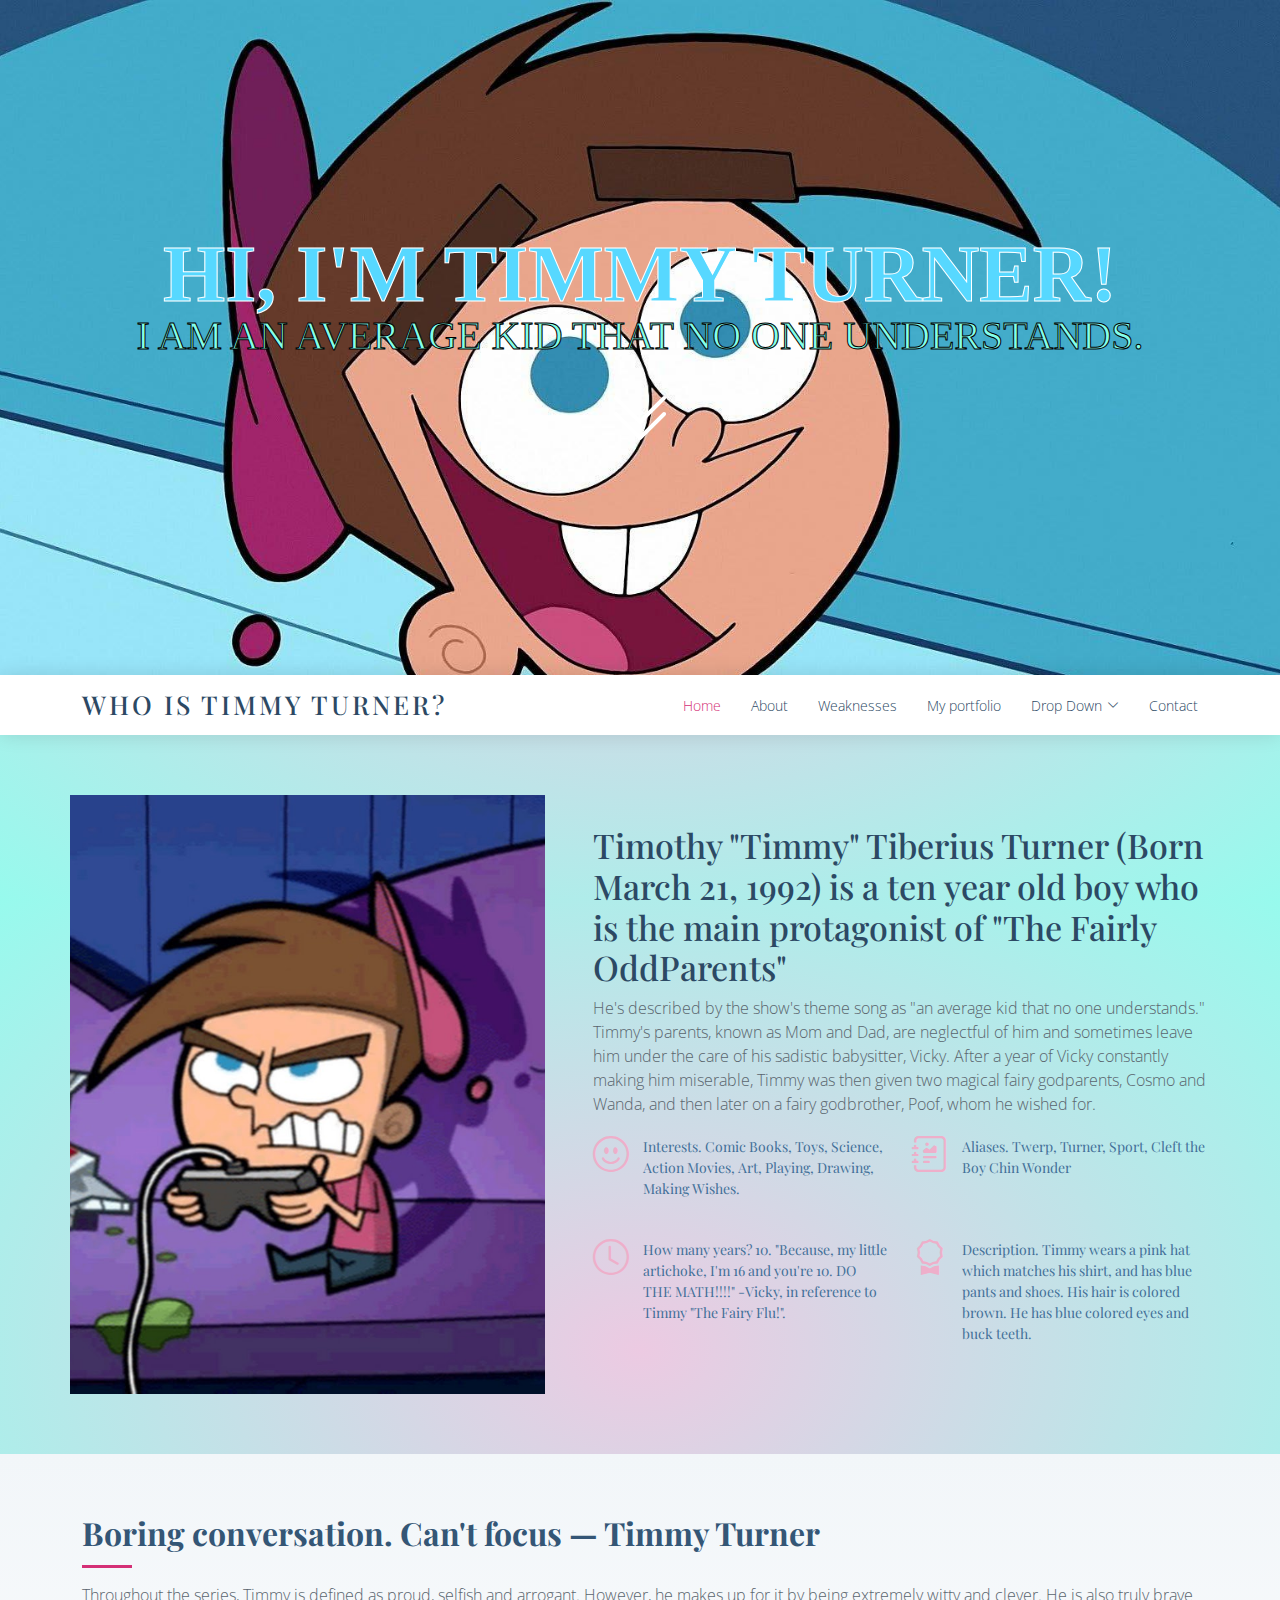
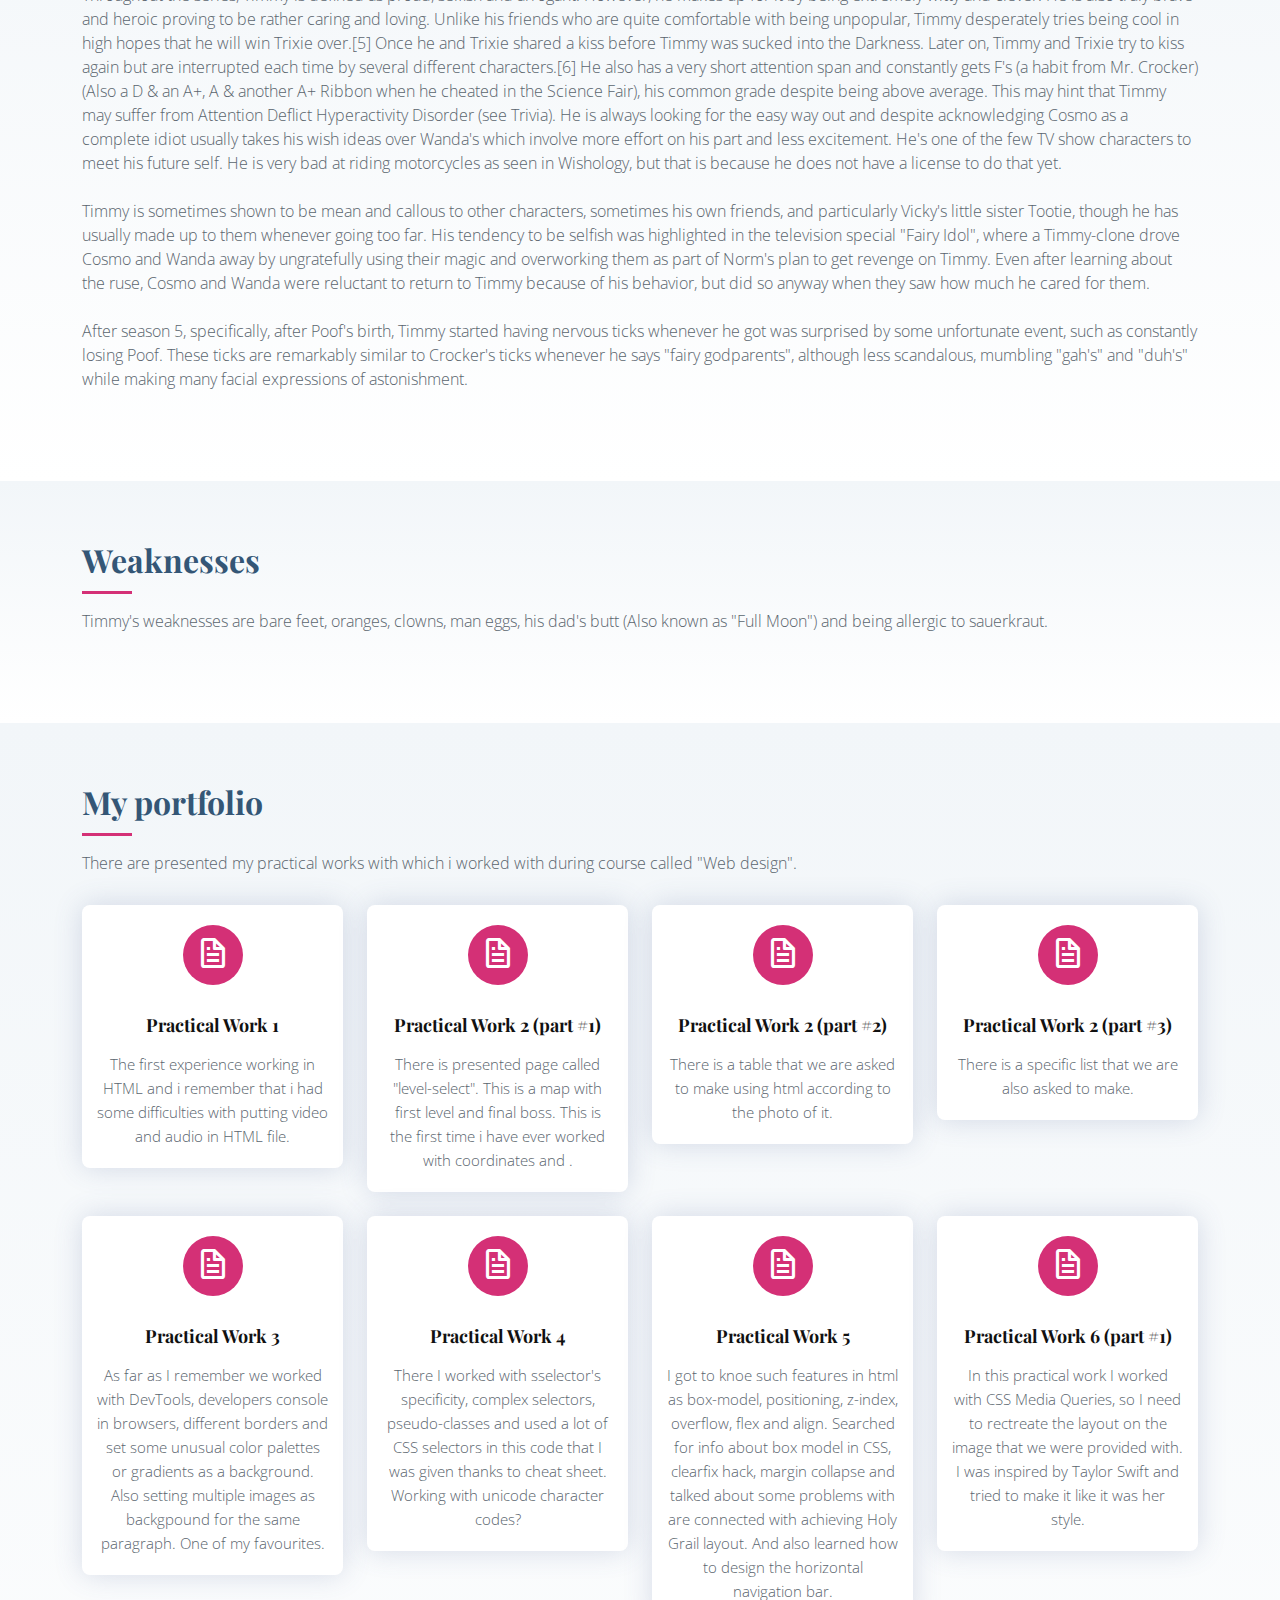
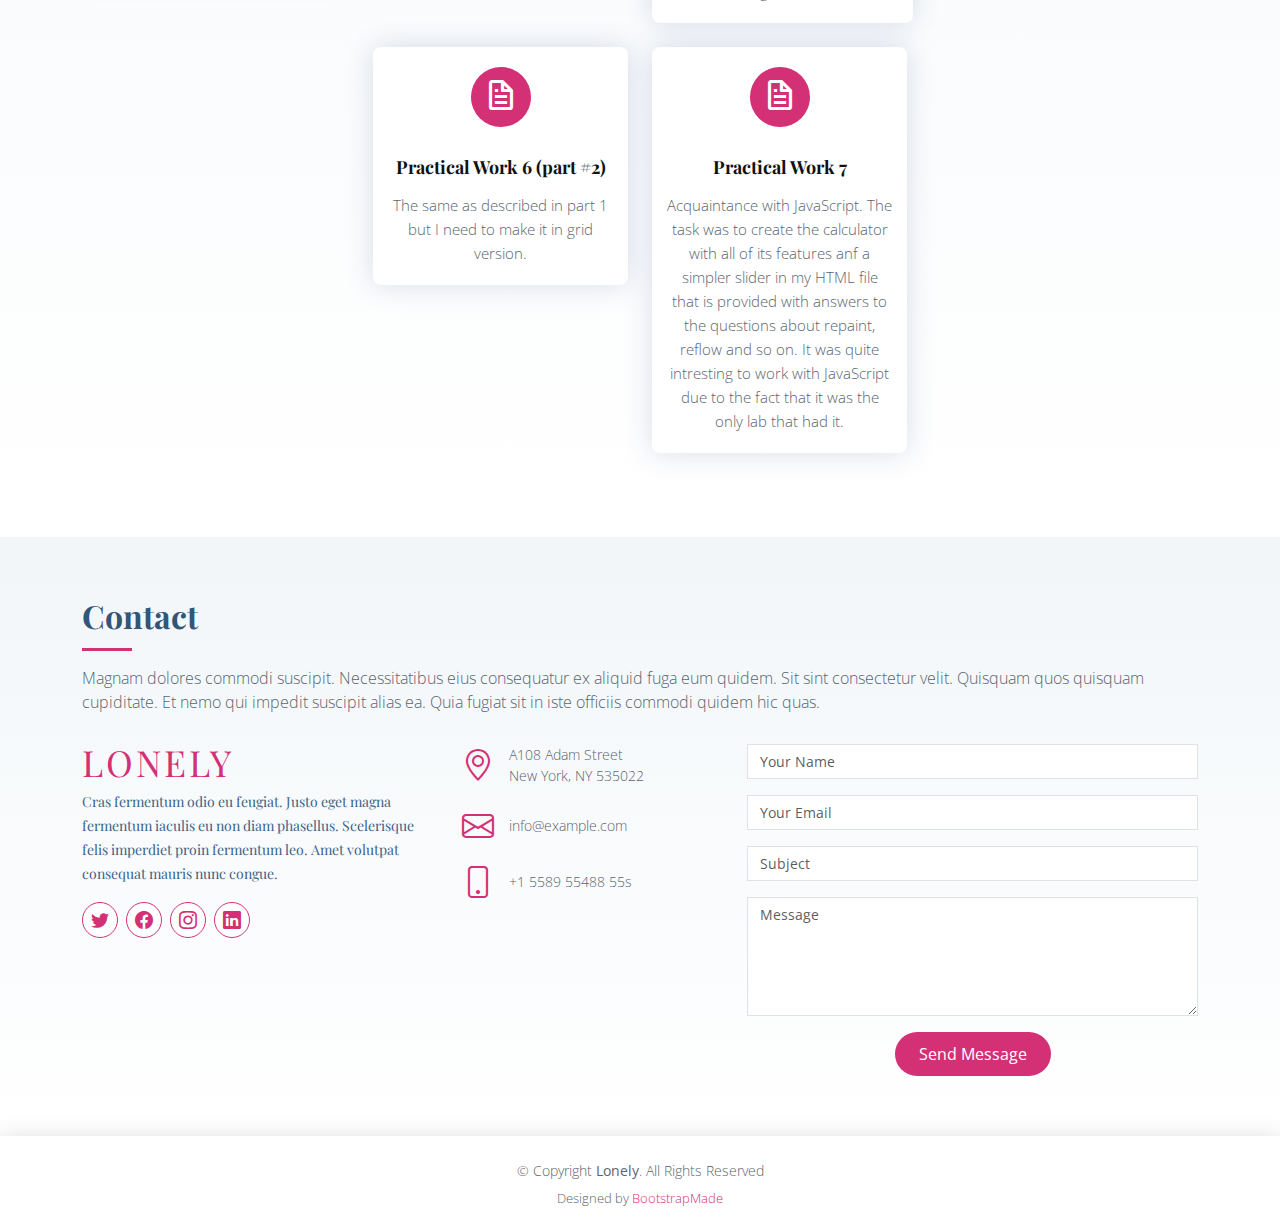
<file: index.html>
<!DOCTYPE html>
<html lang="en">
<head>
  <meta charset="utf-8">
  <meta content="width=device-width, initial-scale=1.0" name="viewport">

  <title>Kozlouski Konstantin 353 group</title>
  <meta content="" name="description">
  <meta content="" name="keywords">

  <!-- Favicons -->
  <link href="assets/img/favicon.png" rel="icon">
  <link href="assets/img/apple-touch-icon.png" rel="apple-touch-icon">

  <!-- Google Fonts -->
  <link href="https://fonts.googleapis.com/css?family=Open+Sans:300,300i,400,400i,600,600i,700,700i|Poppins:300,300i,400,400i,500,500i,600,600i,700,700i|Playfair+Display:400,400i,500,500i,600,600i,700,700i&subset=cyrillic" rel="stylesheet">

  <!-- Vendor CSS Files -->
  <link href="assets/vendor/bootstrap/css/bootstrap.min.css" rel="stylesheet">
  <link href="assets/vendor/bootstrap-icons/bootstrap-icons.css" rel="stylesheet">
  <link href="assets/vendor/boxicons/css/boxicons.min.css" rel="stylesheet">
  <link href="assets/vendor/glightbox/css/glightbox.min.css" rel="stylesheet">
  <link href="assets/vendor/swiper/swiper-bundle.min.css" rel="stylesheet">

  <!-- Template Main CSS File -->
  <link href="assets/css/style.css" rel="stylesheet">

  <!-- =======================================================
  * Template Name: Lonely
  * Template URL: https://bootstrapmade.com/free-html-bootstrap-template-lonely/
  * Updated: Mar 17 2024 with Bootstrap v5.3.3
  * Author: BootstrapMade.com
  * License: https://bootstrapmade.com/license/
  ======================================================== -->
</head>

<body>

  <!-- ======= Hero Section ======= -->
  <section id="hero" class="d-flex flex-column align-items-center justify-content-center">
    <h1>Hi, I'm Timmy Turner!</h1>
    <h2>I am an average kid that no one understands.</h2>
    <a href="#about" class="btn-get-started scrollto"><i class="bi bi-chevron-double-down"></i></a>
  </section><!-- End Hero -->

  <!-- ======= Header ======= -->
  <header id="header" class="d-flex align-items-center">
    <div class="container d-flex align-items-center justify-content-between">

      <div class="logo">
        <h1><a href="index.html">Who is Timmy Turner?</a></h1>
        <!-- Uncomment below if you prefer to use an image logo -->
        <!-- <a href="index.html"><img src="assets/img/logo.png" alt="" class="img-fluid"></a>-->
      </div>

      <nav id="navbar" class="navbar">
        <ul>
          <li><a class="nav-link scrollto active" href="#hero">Home</a></li>
          <li><a class="nav-link scrollto" href="#about">About</a></li>
          <li><a class="nav-link scrollto" href="#resume">Weaknesses</a></li>
          <li><a class="nav-link scrollto" href="#myportfolio">My portfolio</a></li>
          <li class="dropdown"><a href="#"><span>Drop Down</span> <i class="bi bi-chevron-down"></i></a>
            <ul>
              <li><a href="#">Drop Down 1</a></li>
              <li class="dropdown"><a href="#"><span>Deep Drop Down</span> <i class="bi bi-chevron-right"></i></a>
                <ul>
                  <li><a href="#">Deep Drop Down 1</a></li>
                  <li><a href="#">Deep Drop Down 2</a></li>
                  <li><a href="#">Deep Drop Down 3</a></li>
                  <li><a href="#">Deep Drop Down 4</a></li>
                  <li><a href="#">Deep Drop Down 5</a></li>
                </ul>
              </li>
              <li><a href="#">Drop Down 2</a></li>
              <li><a href="#">Drop Down 3</a></li>
              <li><a href="#">Drop Down 4</a></li>
            </ul>
          </li>
          <li><a class="nav-link scrollto" href="#contact">Contact</a></li>
        </ul>
        <i class="bi bi-list mobile-nav-toggle"></i>
      </nav><!-- .navbar -->

    </div>
  </header><!-- End Header -->

  <main id="main">

    <!-- ======= About Section ======= -->
    <section id="about" class="about">
      <div class="container">
        <div class="row no-gutters">
          <div class="image col-xl-5 d-flex align-items-stretch justify-content-center justify-content-lg-start"></div>
          <div class="col-xl-7 ps-0 ps-lg-5 pe-lg-1 d-flex align-items-stretch">
            <div class="content d-flex flex-column justify-content-center">
              <h3>Timothy "Timmy" Tiberius Turner (Born March 21, 1992) is a ten year old boy who is the main protagonist of "The Fairly OddParents"</h3>
              <p>
                He's described by the show's theme song as "an average kid that no one understands." Timmy's parents, known as Mom and Dad, are neglectful of him and sometimes leave him under the care of his sadistic babysitter, Vicky. After a year of Vicky constantly making him miserable, Timmy was then given two magical fairy godparents, Cosmo and Wanda, and then later on a fairy godbrother, Poof, whom he wished for.
              </p>
              <div class="row">
                <div class="col-md-6 d-md-flex align-items-md-stretch">
                  <div class="count-box">
                    <i class="bi bi-emoji-smile"></i>
                    <p><strong>Interests.</strong> Comic Books, Toys, Science, Action Movies, Art, Playing, Drawing, Making Wishes.</p>
                  </div>
                </div>

                <div class="col-md-6 d-md-flex align-items-md-stretch">
                  <div class="count-box">
                    <i class="bi bi-journal-richtext"></i>
                    <p><strong>Aliases.</strong> Twerp, Turner, Sport, Cleft the Boy Chin Wonder</p>
                  </div>
                </div>

                <div class="col-md-6 d-md-flex align-items-md-stretch">
                  <div class="count-box">
                    <i class="bi bi-clock"></i>
                    <p><strong>How many years?</strong> 10. "Because, my little artichoke, I'm 16 and you're 10. DO THE MATH!!!!" -Vicky, in reference to Timmy "The Fairy Flu!".</p>
                  </div>
                </div>

                <div class="col-md-6 d-md-flex align-items-md-stretch">
                  <div class="count-box">
                    <i class="bi bi-award"></i>
                    <p><strong>Description.</strong> Timmy wears a pink hat which matches his shirt, and has blue pants and shoes. His hair is colored brown. He has blue colored eyes and buck teeth.</p>
                  </div>
                </div>
              </div>
            </div><!-- End .content-->
          </div>
        </div>
  <div class='light x1'></div>
  <div class='light x2'></div>
  <div class='light x3'></div>
  <div class='light x4'></div>
  <div class='light x5'></div>
  <div class='light x6'></div>
  <div class='light x7'></div>
  <div class='light x8'></div>
  <div class='light x9'></div>
      </div>
    </section><!-- End About Section -->

    <!-- ======= Skills Section ======= -->
    <section id="skills" class="skills section-bg">
      <div class="container">

        <div class="section-title">
          <h2>Boring conversation. Can't focus — Timmy Turner</h2>
          <p>Throughout the series, Timmy is defined as proud, selfish and arrogant. However, he makes up for it by being extremely witty and clever. He is also truly brave and heroic proving to be rather caring and loving. Unlike his friends who are quite comfortable with being unpopular, Timmy desperately tries being cool in high hopes that he will win Trixie over.[5] Once he and Trixie shared a kiss before Timmy was sucked into the Darkness. Later on, Timmy and Trixie try to kiss again but are interrupted each time by several different characters.[6] He also has a very short attention span and constantly gets F's (a habit from Mr. Crocker)(Also a D & an A+, A & another A+ Ribbon when he cheated in the Science Fair), his common grade despite being above average. This may hint that Timmy may suffer from Attention Deflict Hyperactivity Disorder (see Trivia). He is always looking for the easy way out and despite acknowledging Cosmo as a complete idiot usually takes his wish ideas over Wanda's which involve more effort on his part and less excitement. He's one of the few TV show characters to meet his future self. He is very bad at riding motorcycles as seen in Wishology, but that is because he does not have a license to do that yet.</p><br>
          <p>Timmy is sometimes shown to be mean and callous to other characters, sometimes his own friends, and particularly Vicky's little sister Tootie, though he has usually made up to them whenever going too far. His tendency to be selfish was highlighted in the television special "Fairy Idol", where a Timmy-clone drove Cosmo and Wanda away by ungratefully using their magic and overworking them as part of Norm's plan to get revenge on Timmy. Even after learning about the ruse, Cosmo and Wanda were reluctant to return to Timmy because of his behavior, but did so anyway when they saw how much he cared for them.</p><br>
          <p>After season 5, specifically, after Poof's birth, Timmy started having nervous ticks whenever he got was surprised by some unfortunate event, such as constantly losing Poof. These ticks are remarkably similar to Crocker's ticks whenever he says "fairy godparents", although less scandalous, mumbling "gah's" and "duh's" while making many facial expressions of astonishment.</p>
        </div>

      </div>
    </section><!-- End Skills Section -->

    <!-- ======= Resume Section ======= -->
    <section id="resume" class="resume section-bg">
      <div class="container">

        <div class="section-title">
          <h2>Weaknesses</h2>
          <p>Timmy's weaknesses are bare feet, oranges, clowns, man eggs, his dad's butt (Also known as "Full Moon") and being allergic to sauerkraut.</p>
        </div>
      </div>
    </section><!-- End Resume Section -->

    <!-- ======= Services Section ======= -->
    <section id="myportfolio" class="services section-bg">
        <div class="container">
          <div class="section-title">
            <h2>My portfolio</h2>
            <p>There are presented my practical works with which i worked with during course called "Web design".</p>
          </div>
      
          <div class="row">
            <div class="col-md-6 col-lg-3 mb-4">
              <div class="icon-box">
                <div class="icon"><i class="bx bx-file"></i></div>
                <h4 class="title"><a href="Kozlovski_Konstantin_PW1.html.html">Practical Work 1</a></h4>
                <p class="description">The first experience working in HTML and i remember that i had some difficulties with putting video and audio in HTML file.</p>
              </div>
            </div>
      
            <div class="col-md-6 col-lg-3 mb-4">
              <div class="icon-box">
                <div class="icon"><i class="bx bx-file"></i></div>
                <h4 class="title"><a href="level-select.hmtl.html">Practical Work 2 (part #1)</a></h4>
                <p class="description">There is presented page called "level-select". This is a map with first level and final boss. This is the first time i have ever worked with coordinates and <area>. </p>
              </div>
            </div>
      
            <div class="col-md-6 col-lg-3 mb-4">
              <div class="icon-box">
                <div class="icon"><i class="bx bx-file"></i></div>
                <h4 class="title"><a href="Kozlouski_Konstantin_Table.html">Practical Work 2 (part #2)</a></h4>
                <p class="description">There is a table that we are asked to make using html according to the photo of it.</p>
              </div>
            </div>
      
            <div class="col-md-6 col-lg-3 mb-4">
              <div class="icon-box">
                <div class="icon"><i class="bx bx-file"></i></div>
                <h4 class="title"><a href="Kozlouski_Konstantin_UL.html">Practical Work 2 (part #3)</a></h4>
                <p class="description">There is a specific list that we are also asked to make.</p>
              </div>
            </div>
          </div>
      
          <div class="row justify-content-center">
            <div class="col-md-6 col-lg-3 mb-4">
              <div class="icon-box">
                <div class="icon"><i class="bx bx-file"></i></div>
                <h4 class="title"><a href="practical3.html">Practical Work 3</a></h4>
                <p class="description">As far as I remember we worked with DevTools, developers console in browsers, different borders and set some unusual color palettes or gradients as a background. Also setting multiple images as backgpound for the same paragraph. One of my favourites. </p>
              </div>
            </div>
      
            <div class="col-md-6 col-lg-3 mb-4">
              <div class="icon-box">
                <div class="icon"><i class="bx bx-file"></i></div>
                <h4 class="title"><a href="practical4.html">Practical Work 4</a></h4>
                <p class="description">There I worked with sselector's specificity, complex selectors, pseudo-classes and used a lot of CSS selectors in this code that I was given thanks to cheat sheet. Working with unicode character codes?</p>
              </div>
            </div>
      
            <div class="col-md-6 col-lg-3 mb-4">
              <div class="icon-box">
                <div class="icon"><i class="bx bx-file"></i></div>
                <h4 class="title"><a href="Practical5.html">Practical Work 5</a></h4>
                <p class="description">I got to knoe such features in html as box-model, positioning, z-index, overflow, flex and align. Searched for info about box model in CSS, clearfix hack, margin collapse and talked about some problems with are connected with achieving Holy Grail layout. And also learned how to design the horizontal navigation bar.</p>
              </div>
            </div>

            <div class="col-md-6 col-lg-3 mb-4">
                <div class="icon-box">
                  <div class="icon"><i class="bx bx-file"></i></div>
                  <h4 class="title"><a href="practical6-flex.html">Practical Work 6 (part #1)</a></h4>
                  <p class="description">In this practical work I worked with CSS Media Queries, so I need to rectreate the layout on the image that we were provided with. I was inspired by Taylor Swift and tried to make it like it was her style.</p>
                </div>
              </div>

              <div class="row justify-content-center">
                <div class="col-md-6 col-lg-3 mb-4">
                  <div class="icon-box">
                    <div class="icon"><i class="bx bx-file"></i></div>
                    <h4 class="title"><a href="practical6-grid.html.html">Practical Work 6 (part #2)</a></h4>
                    <p class="description">The same as described in part 1 but I need to make it in grid version.</p>
                  </div>
                </div>
          
                <div class="col-md-6 col-lg-3 mb-4">
                  <div class="icon-box">
                    <div class="icon"><i class="bx bx-file"></i></div>
                    <h4 class="title"><a href="practical7.html">Practical Work 7</a></h4>
                    <p class="description">Acquaintance with JavaScript. The task was to create the calculator with all of its features anf a simpler slider in my HTML file that is provided with answers to the questions about repaint, reflow and so on. It was quite intresting to work with JavaScript due to the fact that it was the only lab that had it.</p>
                  </div>
                </div>

          </div>
        </div>
      </section>

    <!-- End Services Section -->

    <!-- ======= Contact Section ======= -->
    <section id="contact" class="contact section-bg">
      <div class="container">

        <div class="section-title">
          <h2>Contact</h2>
          <p>Magnam dolores commodi suscipit. Necessitatibus eius consequatur ex aliquid fuga eum quidem. Sit sint consectetur velit. Quisquam quos quisquam cupiditate. Et nemo qui impedit suscipit alias ea. Quia fugiat sit in iste officiis commodi quidem hic quas.</p>
        </div>

        <div class="row">

          <div class="col-lg-4 col-md-4">
            <div class="contact-about">
              <h3>Lonely</h3>
              <p>Cras fermentum odio eu feugiat. Justo eget magna fermentum iaculis eu non diam phasellus. Scelerisque felis imperdiet proin fermentum leo. Amet volutpat consequat mauris nunc congue.</p>
              <div class="social-links">
                <a href="#" class="twitter"><i class="bi bi-twitter"></i></a>
                <a href="#" class="facebook"><i class="bi bi-facebook"></i></a>
                <a href="#" class="instagram"><i class="bi bi-instagram"></i></a>
                <a href="#" class="linkedin"><i class="bi bi-linkedin"></i></a>
              </div>
            </div>
          </div>

          <div class="col-lg-3 col-md-4">
            <div class="info">
              <div class="d-flex align-items-center">
                <i class="bi bi-geo-alt"></i>
                <p>A108 Adam Street<br>New York, NY 535022</p>
              </div>

              <div class="d-flex align-items-center mt-4">
                <i class="bi bi-envelope"></i>
                <p>info@example.com</p>
              </div>

              <div class="d-flex align-items-center mt-4">
                <i class="bi bi-phone"></i>
                <p>+1 5589 55488 55s</p>
              </div>

            </div>
          </div>

          <div class="col-lg-5 col-md-8">
            <form action="forms/contact.php" method="post" role="form" class="php-email-form">
              <div class="form-group">
                <input type="text" name="name" class="form-control" id="name" placeholder="Your Name" required>
              </div>
              <div class="form-group mt-3">
                <input type="email" class="form-control" name="email" id="email" placeholder="Your Email" required>
              </div>
              <div class="form-group mt-3">
                <input type="text" class="form-control" name="subject" id="subject" placeholder="Subject" required>
              </div>
              <div class="form-group mt-3">
                <textarea class="form-control" name="message" rows="5" placeholder="Message" required></textarea>
              </div>
              <div class="my-3">
                <div class="loading">Loading</div>
                <div class="error-message"></div>
                <div class="sent-message">Your message has been sent. Thank you!</div>
              </div>
              <div class="text-center"><button type="submit">Send Message</button></div>
            </form>
          </div>

        </div>

      </div>
    </section><!-- End Contact Section -->

  </main><!-- End #main -->

  <!-- ======= Footer ======= -->
  <footer id="footer">
    <div class="container">
      <div class="copyright">
        &copy; Copyright <strong><span>Lonely</span></strong>. All Rights Reserved
      </div>
      <div class="credits">
        <!-- All the links in the footer should remain intact. -->
        <!-- You can delete the links only if you purchased the pro version. -->
        <!-- Licensing information: https://bootstrapmade.com/license/ -->
        <!-- Purchase the pro version with working PHP/AJAX contact form: https://bootstrapmade.com/free-html-bootstrap-template-lonely/ -->
        Designed by <a href="https://bootstrapmade.com/">BootstrapMade</a>
      </div>
    </div>
  </footer><!-- End  Footer -->

  <a href="#" class="back-to-top d-flex align-items-center justify-content-center"><i class="bi bi-arrow-up-short"></i></a>

  <!-- Vendor JS Files -->
  <script src="assets/vendor/purecounter/purecounter_vanilla.js"></script>
  <script src="assets/vendor/bootstrap/js/bootstrap.bundle.min.js"></script>
  <script src="assets/vendor/glightbox/js/glightbox.min.js"></script>
  <script src="assets/vendor/isotope-layout/isotope.pkgd.min.js"></script>
  <script src="assets/vendor/swiper/swiper-bundle.min.js"></script>
  <script src="assets/vendor/waypoints/noframework.waypoints.js"></script>
  <script src="assets/vendor/php-email-form/validate.js"></script>

  <!-- Template Main JS File -->
  <script src="assets/js/main.js"></script>

</body>

</html>
</file>
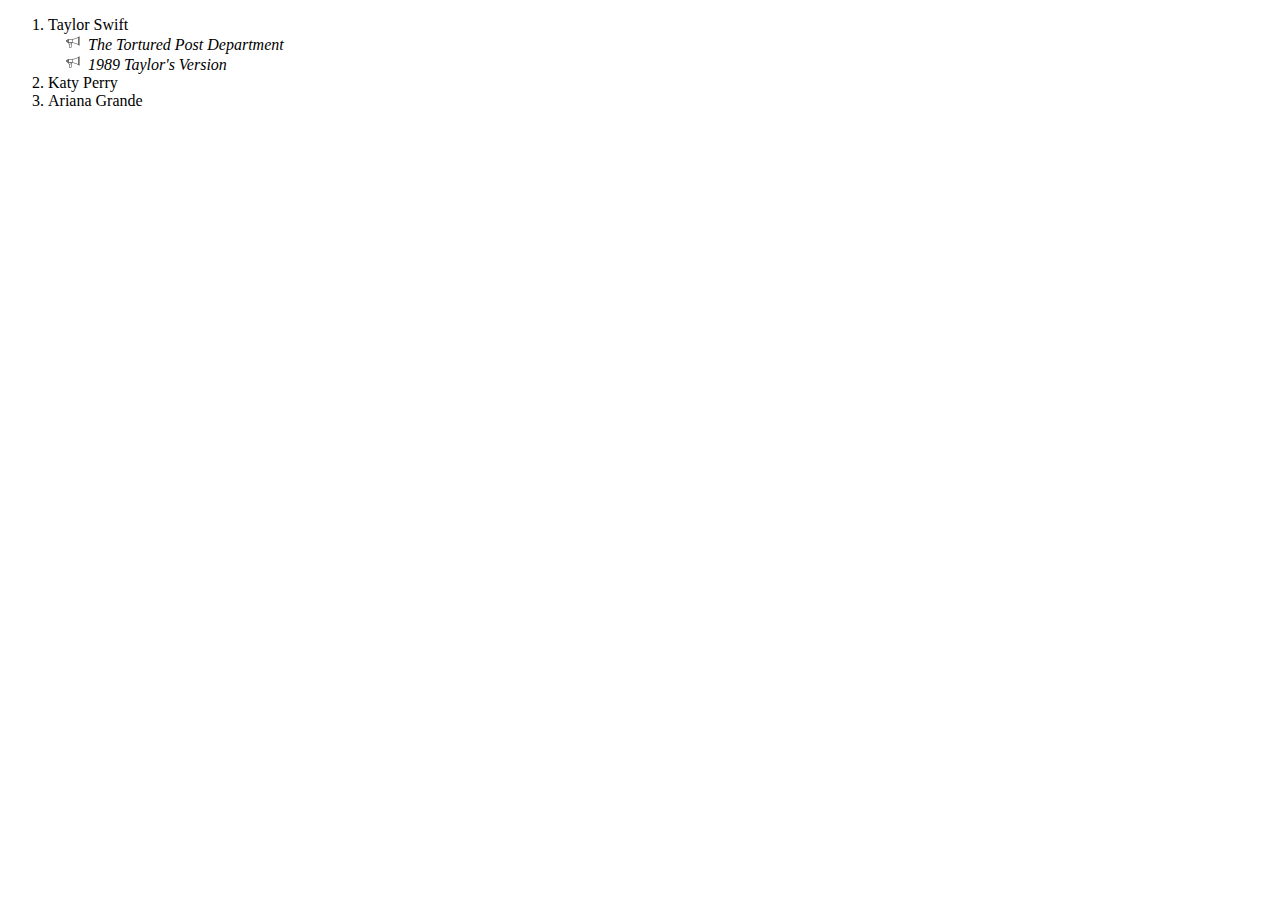
<file: 2.html>
<!DOCTYPE html>
<html>
<head>
    <meta charset="utf-8" />
    <title>List</title>
    </head>
	<style>
    ul.a {
           list-style-image: url("speaker.png");
    }
    ul {
        font-style: italic;
    }
    </style>
<body>
    <ol>
        <li>Taylor Swift
            <ul class="a">
            <li>The Tortured Post Department</li>
           <li>1989 Taylor's Version</li>
        </ul>
    </li>
         <li>Katy Perry</li>
  <li>Ariana Grande</li>
</ol>
</body>
</html>
</file>
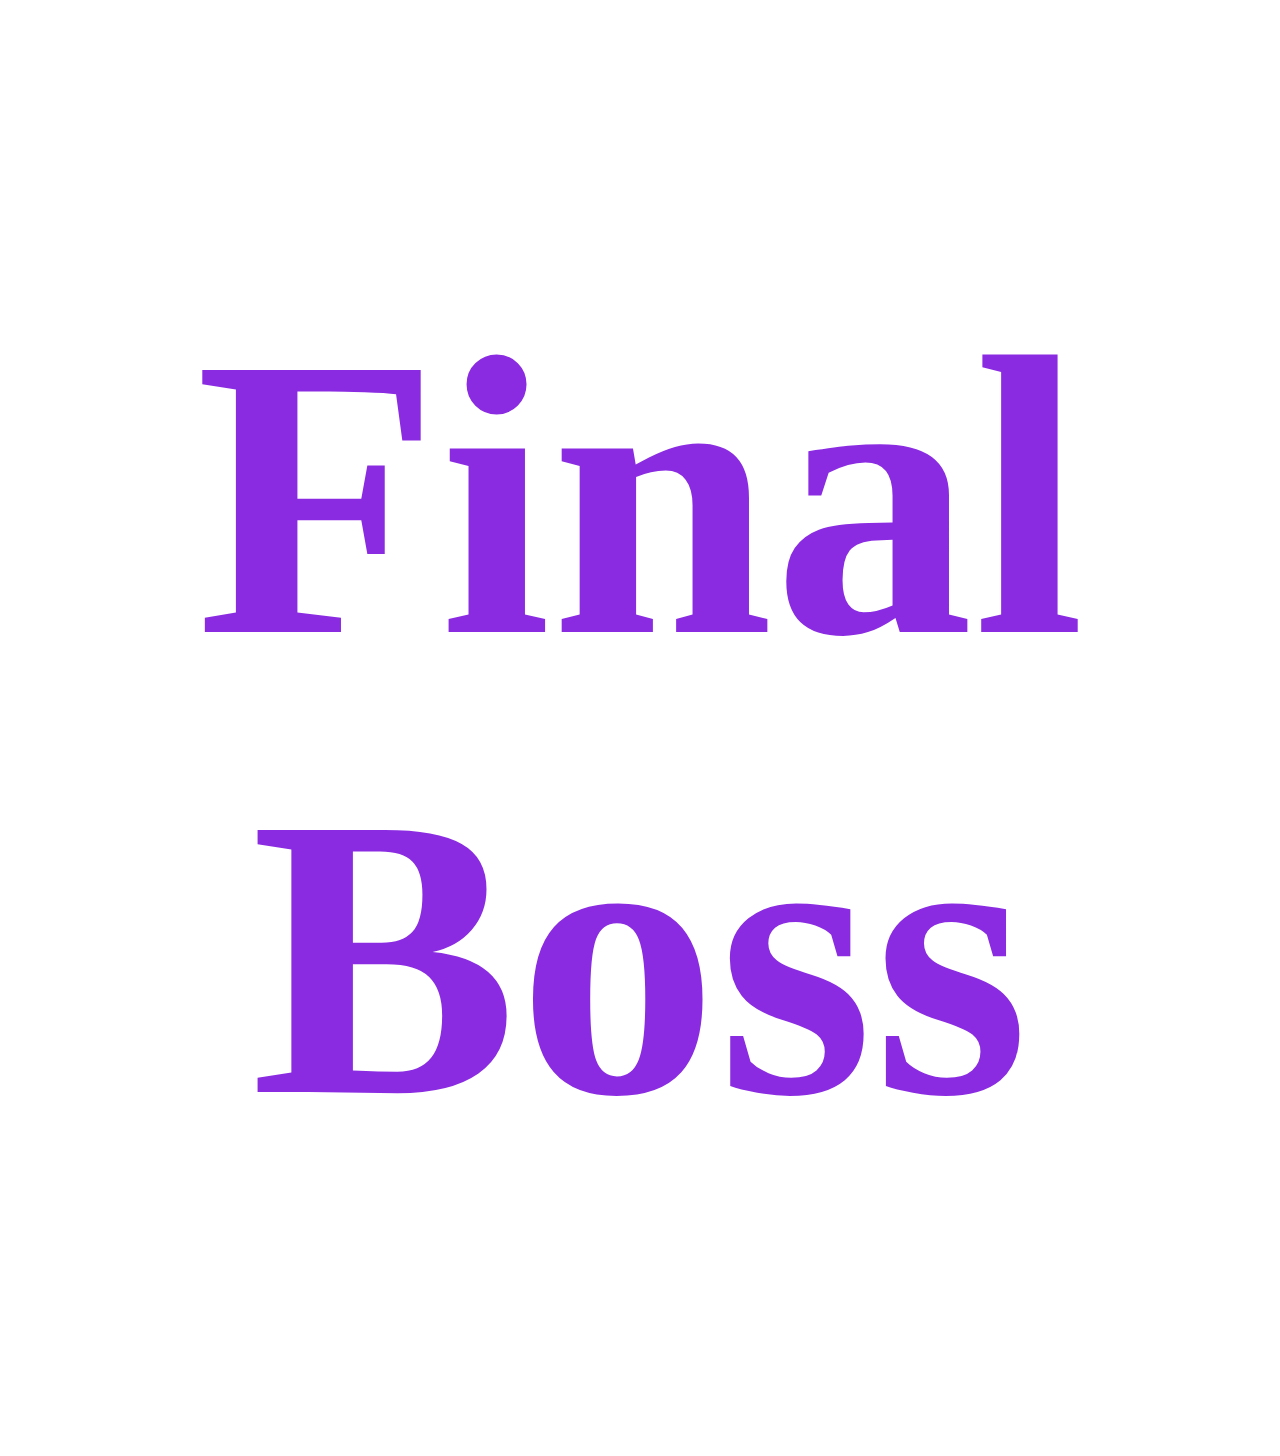
<file: final-boss.html>
<!DOCTYPE html>
<html lang="en">
    <head>
        <title>Final Boss</title>
        <meta charset="utf-8">
    </head>
    <style>
        header {
            text-align: center;
            font-size: 200px;
            color:blueviolet;
        }
    </style>
    <body>
        <header>
            <h1>Final Boss</h1>
        </header>
    </body>
</file>
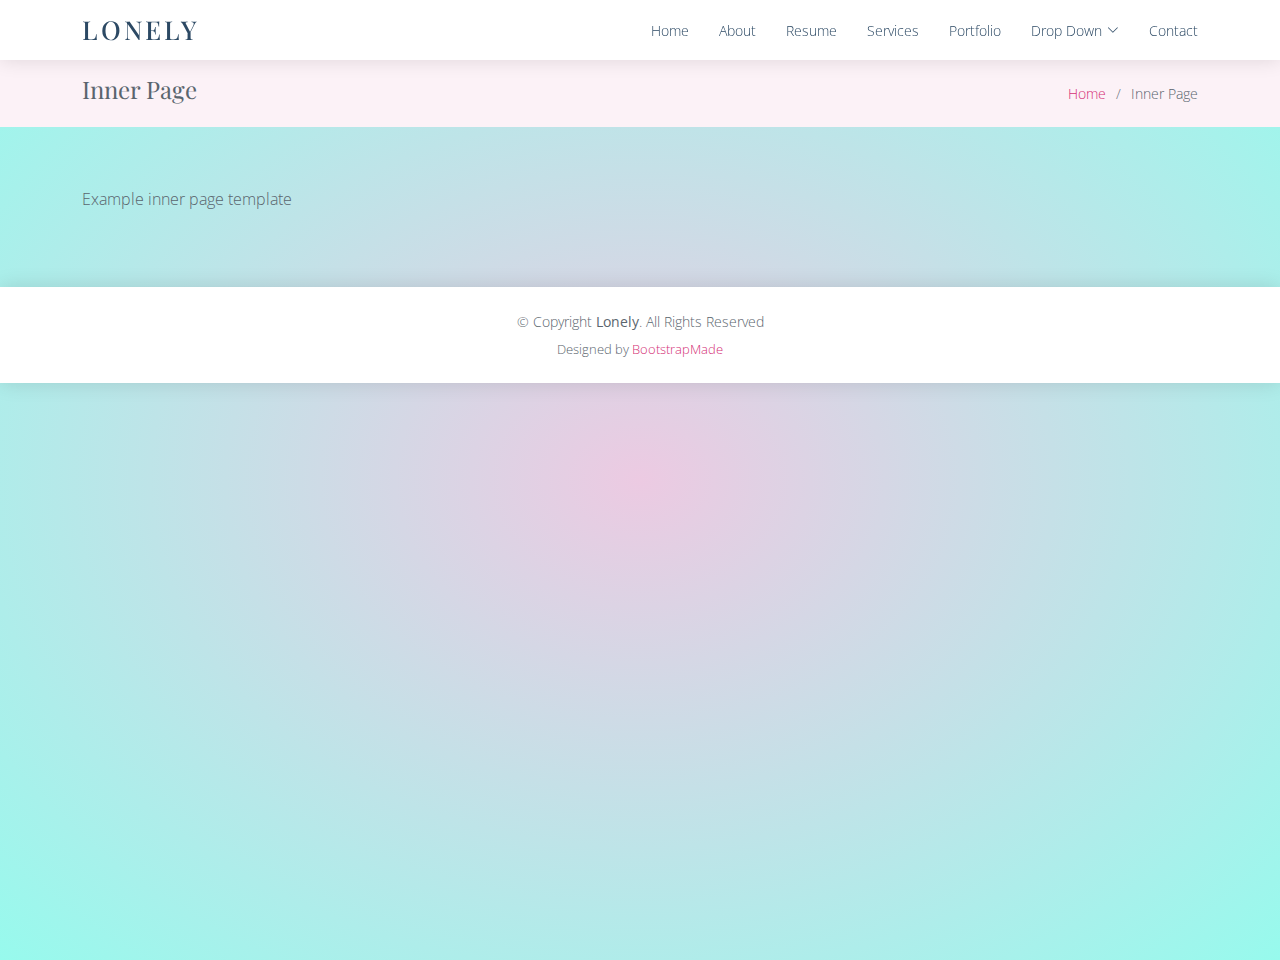
<file: inner-page.html>
<!DOCTYPE html>
<html lang="en">

<head>
  <meta charset="utf-8">
  <meta content="width=device-width, initial-scale=1.0" name="viewport">

  <title>Inner Page - Lonely Bootstrap Template</title>
  <meta content="" name="description">
  <meta content="" name="keywords">

  <!-- Favicons -->
  <link href="assets/img/favicon.png" rel="icon">
  <link href="assets/img/apple-touch-icon.png" rel="apple-touch-icon">

  <!-- Google Fonts -->
  <link href="https://fonts.googleapis.com/css?family=Open+Sans:300,300i,400,400i,600,600i,700,700i|Poppins:300,300i,400,400i,500,500i,600,600i,700,700i|Playfair+Display:400,400i,500,500i,600,600i,700,700i&subset=cyrillic" rel="stylesheet">

  <!-- Vendor CSS Files -->
  <link href="assets/vendor/bootstrap/css/bootstrap.min.css" rel="stylesheet">
  <link href="assets/vendor/bootstrap-icons/bootstrap-icons.css" rel="stylesheet">
  <link href="assets/vendor/boxicons/css/boxicons.min.css" rel="stylesheet">
  <link href="assets/vendor/glightbox/css/glightbox.min.css" rel="stylesheet">
  <link href="assets/vendor/swiper/swiper-bundle.min.css" rel="stylesheet">

  <!-- Template Main CSS File -->
  <link href="assets/css/style.css" rel="stylesheet">

  <!-- =======================================================
  * Template Name: Lonely
  * Template URL: https://bootstrapmade.com/free-html-bootstrap-template-lonely/
  * Updated: Mar 17 2024 with Bootstrap v5.3.3
  * Author: BootstrapMade.com
  * License: https://bootstrapmade.com/license/
  ======================================================== -->
</head>

<body>

  <!-- ======= Header ======= -->
  <header id="header" class="d-flex align-items-center">
    <div class="container d-flex align-items-center justify-content-between">

      <div class="logo">
        <h1><a href="index.html">Lonely</a></h1>
        <!-- Uncomment below if you prefer to use an image logo -->
        <!-- <a href="index.html"><img src="assets/img/logo.png" alt="" class="img-fluid"></a>-->
      </div>

      <nav id="navbar" class="navbar">
        <ul>
          <li><a class="nav-link scrollto " href="#hero">Home</a></li>
          <li><a class="nav-link scrollto" href="#about">About</a></li>
          <li><a class="nav-link scrollto" href="#resume">Resume</a></li>
          <li><a class="nav-link scrollto" href="#services">Services</a></li>
          <li><a class="nav-link scrollto" href="#portfolio">Portfolio</a></li>
          <li class="dropdown"><a href="#"><span>Drop Down</span> <i class="bi bi-chevron-down"></i></a>
            <ul>
              <li><a href="#">Drop Down 1</a></li>
              <li class="dropdown"><a href="#"><span>Deep Drop Down</span> <i class="bi bi-chevron-right"></i></a>
                <ul>
                  <li><a href="#">Deep Drop Down 1</a></li>
                  <li><a href="#">Deep Drop Down 2</a></li>
                  <li><a href="#">Deep Drop Down 3</a></li>
                  <li><a href="#">Deep Drop Down 4</a></li>
                  <li><a href="#">Deep Drop Down 5</a></li>
                </ul>
              </li>
              <li><a href="#">Drop Down 2</a></li>
              <li><a href="#">Drop Down 3</a></li>
              <li><a href="#">Drop Down 4</a></li>
            </ul>
          </li>
          <li><a class="nav-link scrollto" href="#contact">Contact</a></li>
        </ul>
        <i class="bi bi-list mobile-nav-toggle"></i>
      </nav><!-- .navbar -->

    </div>
  </header><!-- End Header -->

  <main id="main">

    <!-- ======= Breadcrumbs Section ======= -->
    <section class="breadcrumbs">
      <div class="container">

        <div class="d-flex justify-content-between align-items-center">
          <h2>Inner Page</h2>
          <ol>
            <li><a href="index.html">Home</a></li>
            <li>Inner Page</li>
          </ol>
        </div>

      </div>
    </section><!-- End Breadcrumbs Section -->

    <section class="inner-page">
      <div class="container">
        <p>
          Example inner page template
        </p>
      </div>
    </section>

  </main><!-- End #main -->

  <!-- ======= Footer ======= -->
  <footer id="footer">
    <div class="container">
      <div class="copyright">
        &copy; Copyright <strong><span>Lonely</span></strong>. All Rights Reserved
      </div>
      <div class="credits">
        <!-- All the links in the footer should remain intact. -->
        <!-- You can delete the links only if you purchased the pro version. -->
        <!-- Licensing information: https://bootstrapmade.com/license/ -->
        <!-- Purchase the pro version with working PHP/AJAX contact form: https://bootstrapmade.com/free-html-bootstrap-template-lonely/ -->
        Designed by <a href="https://bootstrapmade.com/">BootstrapMade</a>
      </div>
    </div>
  </footer><!-- End  Footer -->

  <a href="#" class="back-to-top d-flex align-items-center justify-content-center"><i class="bi bi-arrow-up-short"></i></a>

  <!-- Vendor JS Files -->
  <script src="assets/vendor/purecounter/purecounter_vanilla.js"></script>
  <script src="assets/vendor/bootstrap/js/bootstrap.bundle.min.js"></script>
  <script src="assets/vendor/glightbox/js/glightbox.min.js"></script>
  <script src="assets/vendor/isotope-layout/isotope.pkgd.min.js"></script>
  <script src="assets/vendor/swiper/swiper-bundle.min.js"></script>
  <script src="assets/vendor/waypoints/noframework.waypoints.js"></script>
  <script src="assets/vendor/php-email-form/validate.js"></script>

  <!-- Template Main JS File -->
  <script src="assets/js/main.js"></script>

</body>

</html>
</file>
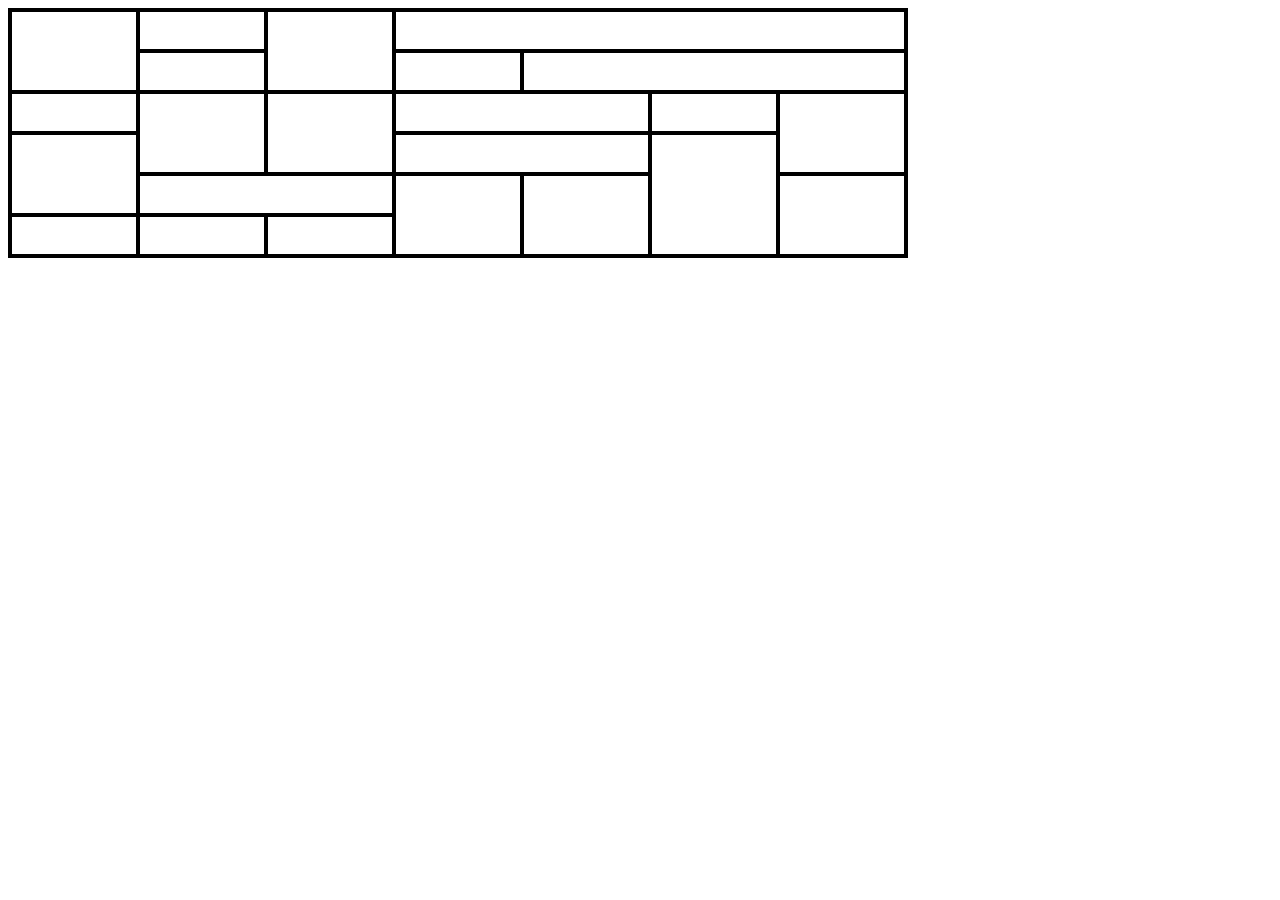
<file: Kozlouski_Konstantin_Table.html>
<!DOCTYPE html>
<html lang="en">
    <head>
        <title>Table</title>
        <meta charset="utf-8">
    </head>
    <style>
        table, th, td {
            border: 4px solid black;
            border-collapse: collapse;
        }
    </style>

<body>
    <table width="900" height="250">
        <tr>
            <td rowspan="2"></td>
            <td></td>
            <td rowspan="2"></td>
            <td colspan="4"></td>
        </tr>
        <tr>
            <td></td>
            <td></td>
            <td colspan="3"></td>
        </tr>
        <tr>
            <td></td>
            <td rowspan="2"></td>
            <td rowspan="2"></td>
            <td colspan="2"></td>
            <td></td>
            <td rowspan="2"></td>
        </tr>
        <tr>
            <td rowspan="2"></td>
            <td colspan="2"></td>
            <td rowspan="3"></td>
        </tr>
        <tr>
            <td colspan="2"></td>
            <td rowspan="2"></td>
            <td rowspan="2"></td>
        </tr>
        <tr>
            <td></td>
            <td></td>
            <td></td>
        </tr>
    </table>
</body>
</html>
</file>
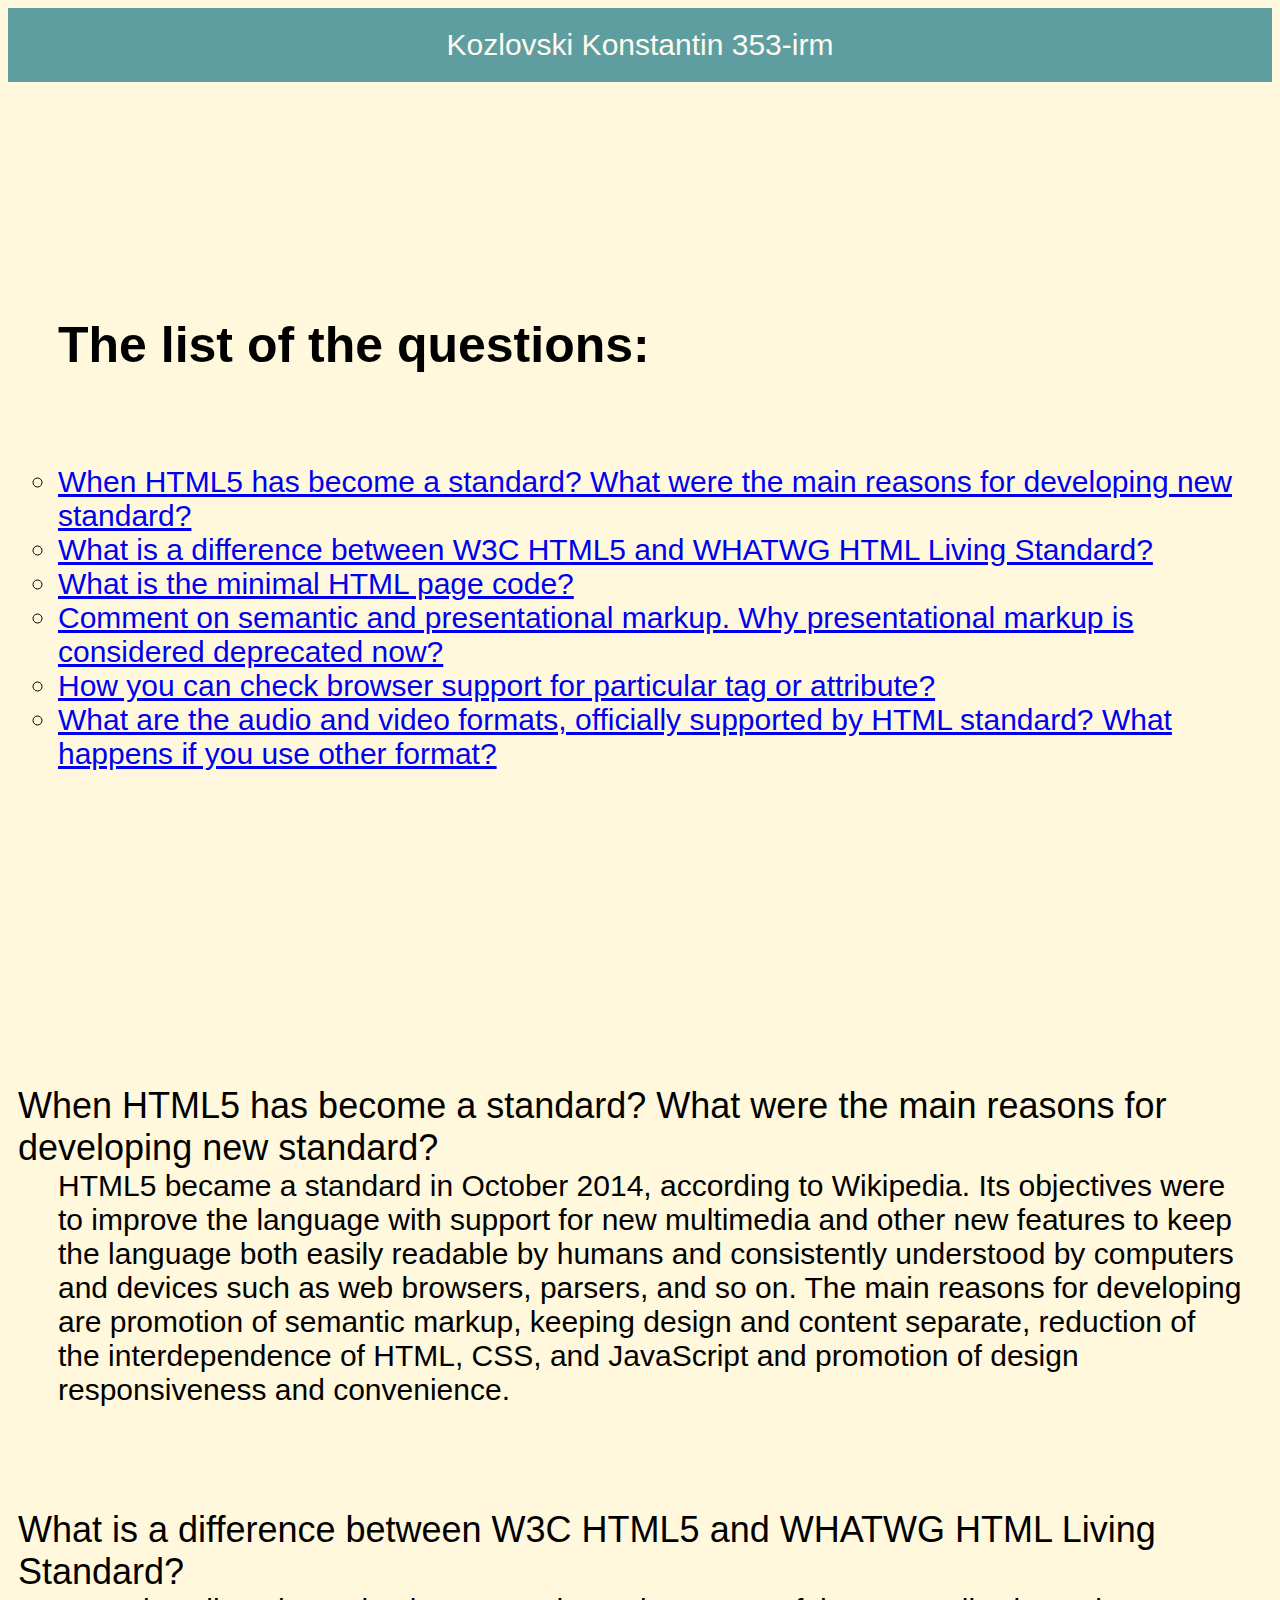
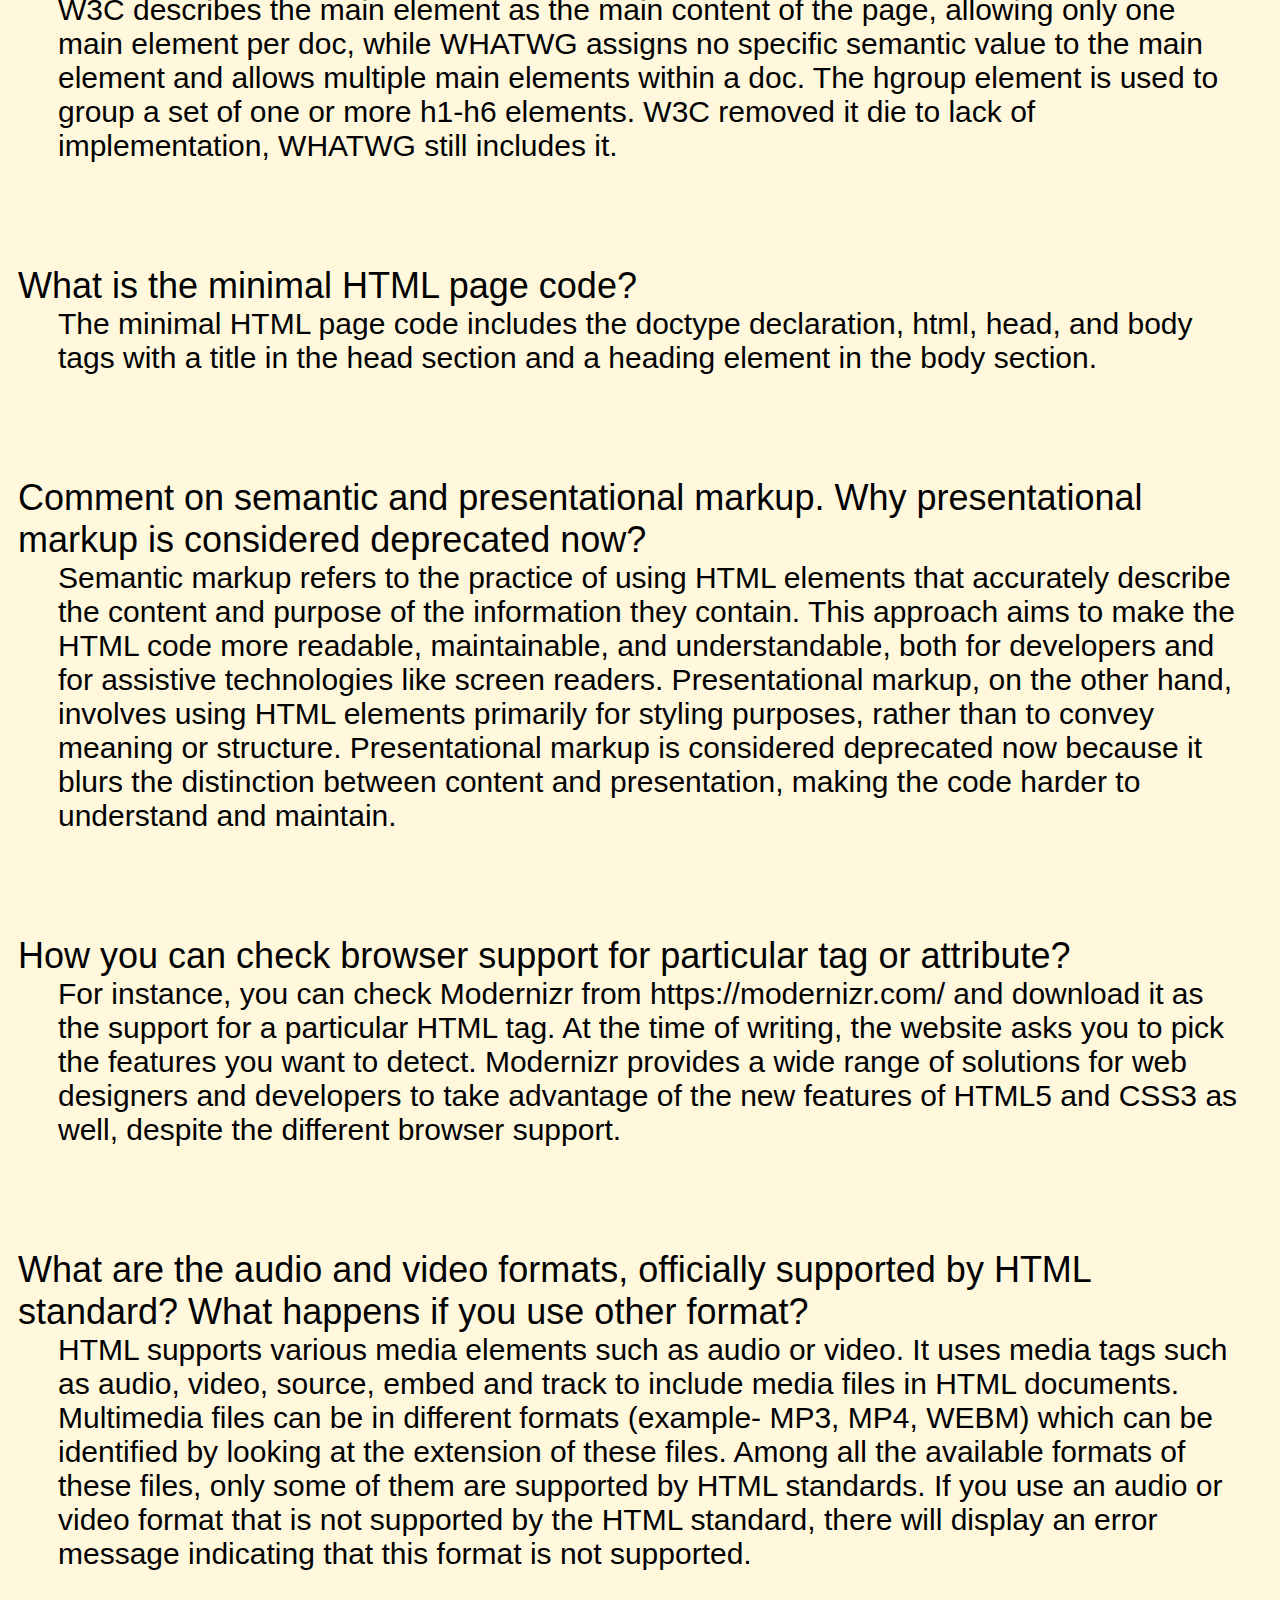
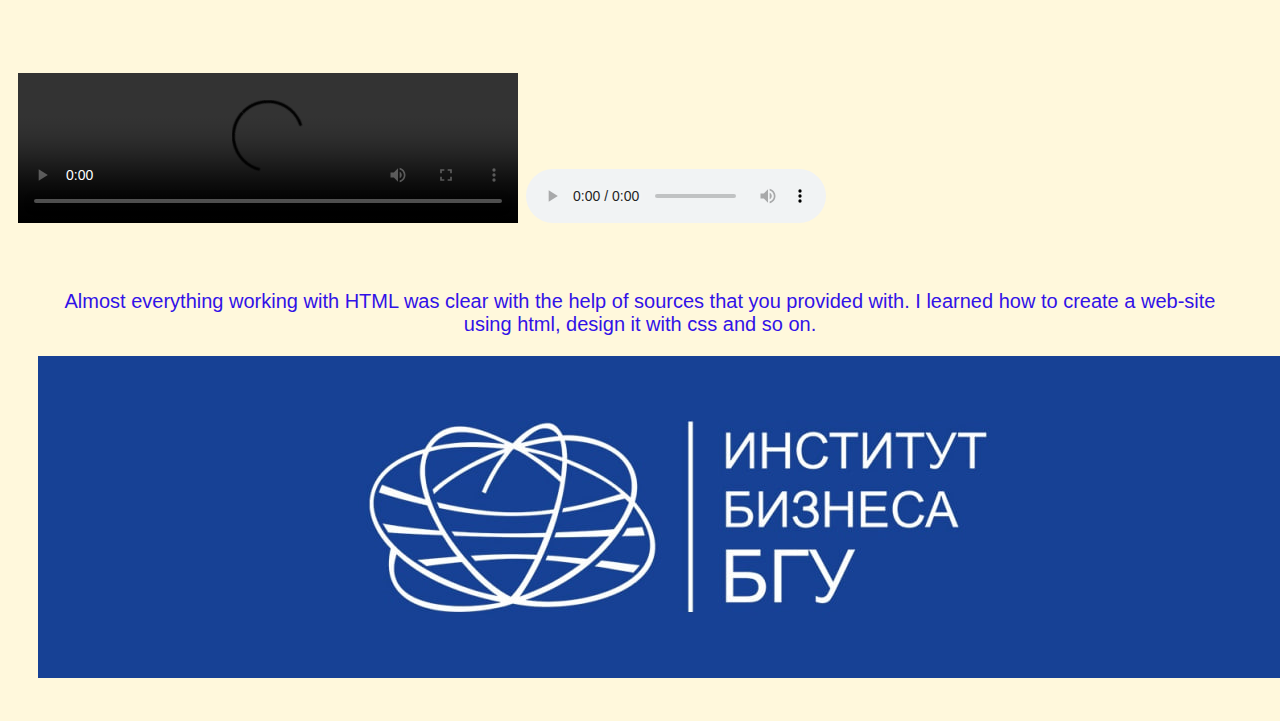
<file: Kozlovski_Konstantin_PW1.html.html>
<!DOCTYPE html>
<html lang="en">
    <head>
        <title>eternal sunshine</title>
        <meta charset="utf-8">
        <style>
            body {
                font-family:'Segoe UI', Tahoma, Geneva, Verdana, sans-serif;
                background-color: cornsilk;
            }
            header {
                background-color: cadetblue;
                padding: 20px;
                text-align: center;
                font-size: 30px;
                color:floralwhite;
                
            }
            h1 {
                font-size: 50px;
                padding-top: 200px;
                padding-left: 50px;
            }
            nav { 
                float:inline-start
                width: 30%;
                font-size: 30px;
                height: 600px;
                padding: 10px;
            }
            article {
                float: inline-start;
                border: 5px sandybrown;
                padding: 30px;
                padding-top: 10px;
                padding-left: 10px;
                margin: 0 auto;
                font-size: 30px;
            } 
            dt {
                font-size: larger;
                font-weight: 500;
                font-style: normal;
            }
            footer {
                padding: 30px;
                text-align: center;
                font-size: 20px;
                color:rgb(50, 18, 231);
            }
            video {
                padding 50px;
            }
            audio {
                padding-top: 50px;
            }
        </style>

    </head>

    <body>
        <div class="w3-container">
        <header>Kozlovski Konstantin 353-irm</header>
        <h1>The list of the questions:</h1>
    </div>
    <section>
        <br>
            <nav>
                <ul style="list-style: circle;">
                    <li><a href="#Q1">When HTML5 has become a standard? What were the main reasons for developing new standard?</a></li>
                    <li><a href="#Q2">What is a difference between W3C HTML5 and WHATWG HTML Living Standard?</a></li>
                    <li><a href="#Q3">What is the minimal HTML page code?</a></li>
                    <li><a href="#Q4">Comment on semantic and presentational markup. Why presentational markup is considered deprecated now?</a></li>
                    <li><a href="#Q5">How you can check browser support for particular tag or attribute? </a></li>
                    <li><a href="#Q6">What are the audio and video formats, officially supported by HTML standard? What happens if you use other format? </a></li><br>
                <br></ul>
                </nav>

            <article>
                <dl>
                    <dt id="Q1">When HTML5 has become a standard? What were the main reasons for developing new standard?</dt>
                    <dd>HTML5 became a standard in October 2014, according to Wikipedia. Its objectives were to improve the language with support for new multimedia and other new features to keep the language both easily readable by humans and consistently understood by computers and devices such as web browsers, parsers, and so on. The main reasons for developing are promotion of semantic markup, keeping design and content separate, reduction of the interdependence of HTML, CSS, and JavaScript and promotion of design responsiveness and convenience.</dd><br><br><br>
                    <dt id="Q2">What is a difference between W3C HTML5 and WHATWG HTML Living Standard?</dt>
                    <dd>W3C describes the main element as the main content of the page, allowing only one main element per doc, while WHATWG assigns no specific semantic value to the main element and allows multiple main elements within a doc. The hgroup element is used to group a set of one or more h1-h6 elements. W3C removed it die to lack of implementation, WHATWG still includes it. </dd><br><br><br>
                    <dt id="Q3">What is the minimal HTML page code?</dt>
                    <dd>The minimal HTML page code includes the doctype declaration, html, head, and body tags with a title in the head section and a heading element in the body section. </dd><br><br><br>
                    <dt id="Q4">Comment on semantic and presentational markup. Why presentational markup is considered deprecated now?</dt>
                    <dd>Semantic markup refers to the practice of using HTML elements that accurately describe the content and purpose of the information they contain. This approach aims to make the HTML code more readable, maintainable, and understandable, both for developers and for assistive technologies like screen readers. Presentational markup, on the other hand, involves using HTML elements primarily for styling purposes, rather than to convey meaning or structure. Presentational markup is considered deprecated now because it blurs the distinction between content and presentation, making the code harder to understand and maintain. </dd><br><br><br>
                    <dt id="Q5">How you can check browser support for particular tag or attribute?</dt>
                    <dd>For instance, you can check Modernizr from https://modernizr.com/ and download it as the support for a particular HTML tag. At the time of writing, the website asks you to pick the features you want to detect. Modernizr provides a wide range of solutions for web designers and developers to take advantage of the new features of HTML5 and CSS3 as well, despite the different browser support. </dd><br><br><br>
                    <dt id="Q6">What are the audio and video formats, officially supported by HTML standard? What happens if you use other format?</dt>
                    <dd>HTML supports various media elements such as audio or video. It uses media tags such as audio, video, source, embed and track to include media files in HTML documents. Multimedia files can be in different formats (example- MP3, MP4, WEBM) which can be identified by looking at the extension of these files. Among all the available formats of these files, only some of them are supported by HTML standards. If you use an audio or video format that is not supported by the HTML standard, there will display an error message indicating that this format is not supported.  </dd><br><br><br>
                        <video width="500" controls>
                            <source src="https://web.archive.org/web/20200326203351oe_/https://r1---sn-a5msen7s.googlevideo.com/videoplayback?expire=1585276388&ei=hBF9XqPNL92AsfIP242CgA4&ip=207.241.231.174&id=o-AET9r_siv2QcUn2Gxb1wKeoukwD3m_zwskTyhK5FPHsO&itag=22&source=youtube&requiressl=yes&vprv=1&mime=video%2Fmp4&ratebypass=yes&dur=924.943&lmt=1541346871356180&fvip=1&c=WEB&txp=5431432&sparams=expire%2Cei%2Cip%2Cid%2Citag%2Csource%2Crequiressl%2Cvprv%2Cmime%2Cratebypass%2Cdur%2Clmt&sig=ADKhkGMwRAIgNsmJUbekUWImqxMrXOsSOzXH5tWbmtGl6RV-k2m0qDMCICEMNi_Ih9MA0tkmRFu0y1PZvGbXTXJBxiiAX61OEduF&video_id=YBJfkmIUEeo&redirect_counter=1&cm2rm=sn-n4vey7e&req_id=1381cb5b42eea3ee&cms_redirect=yes&mh=_j&mm=34&mn=sn-a5msen7s&ms=ltu&mt=1585254686&mv=m&mvi=0&pl=20&lsparams=mh,mm,mn,ms,mv,mvi,pl&lsig=ABSNjpQwRAIgRYsghXB0a_x17d8vSo9EF6k0v4YkGYZgSE6NYbwP9rcCICHT5E92RSBhiIqINOviPm66UfDS4aGTfWei1ogbuIjy" type="video/MP4">
                            <source src="https://web.archive.org/web/20200326203351oe_/https://r1---sn-a5msen7s.googlevideo.com/videoplayback?expire=1585276388&ei=hBF9XqPNL92AsfIP242CgA4&ip=207.241.231.174&id=o-AET9r_siv2QcUn2Gxb1wKeoukwD3m_zwskTyhK5FPHsO&itag=22&source=youtube&requiressl=yes&vprv=1&mime=video%2Fmp4&ratebypass=yes&dur=924.943&lmt=1541346871356180&fvip=1&c=WEB&txp=5431432&sparams=expire%2Cei%2Cip%2Cid%2Citag%2Csource%2Crequiressl%2Cvprv%2Cmime%2Cratebypass%2Cdur%2Clmt&sig=ADKhkGMwRAIgNsmJUbekUWImqxMrXOsSOzXH5tWbmtGl6RV-k2m0qDMCICEMNi_Ih9MA0tkmRFu0y1PZvGbXTXJBxiiAX61OEduF&video_id=YBJfkmIUEeo&redirect_counter=1&cm2rm=sn-n4vey7e&req_id=1381cb5b42eea3ee&cms_redirect=yes&mh=_j&mm=34&mn=sn-a5msen7s&ms=ltu&mt=1585254686&mv=m&mvi=0&pl=20&lsparams=mh,mm,mn,ms,mv,mvi,pl&lsig=ABSNjpQwRAIgRYsghXB0a_x17d8vSo9EF6k0v4YkGYZgSE6NYbwP9rcCICHT5E92RSBhiIqINOviPm66UfDS4aGTfWei1ogbuIjy" type="video/ogg">
                        </video>
                        <audio controls>
                            <source src="https://wikiway.com/upload/iblock/17f/LitvaAnthem.mp3" type="audio/mpeg">
                            <source src="https://wikiway.com/upload/iblock/17f/LitvaAnthem.mp3" type="audio/ogg">
                        </audio>
                </dl>
            </article>
        </section>
        <footer class="w3-container w3-teal">
            <p>Almost everything working with HTML was clear with the help of sources that you provided with. I learned how to create a web-site using html, design it with css and so on.</p>
            <img src="logosbbsu.jpg" alt="logosbbsu">
        </footer>
    </body>
</html>
</file>
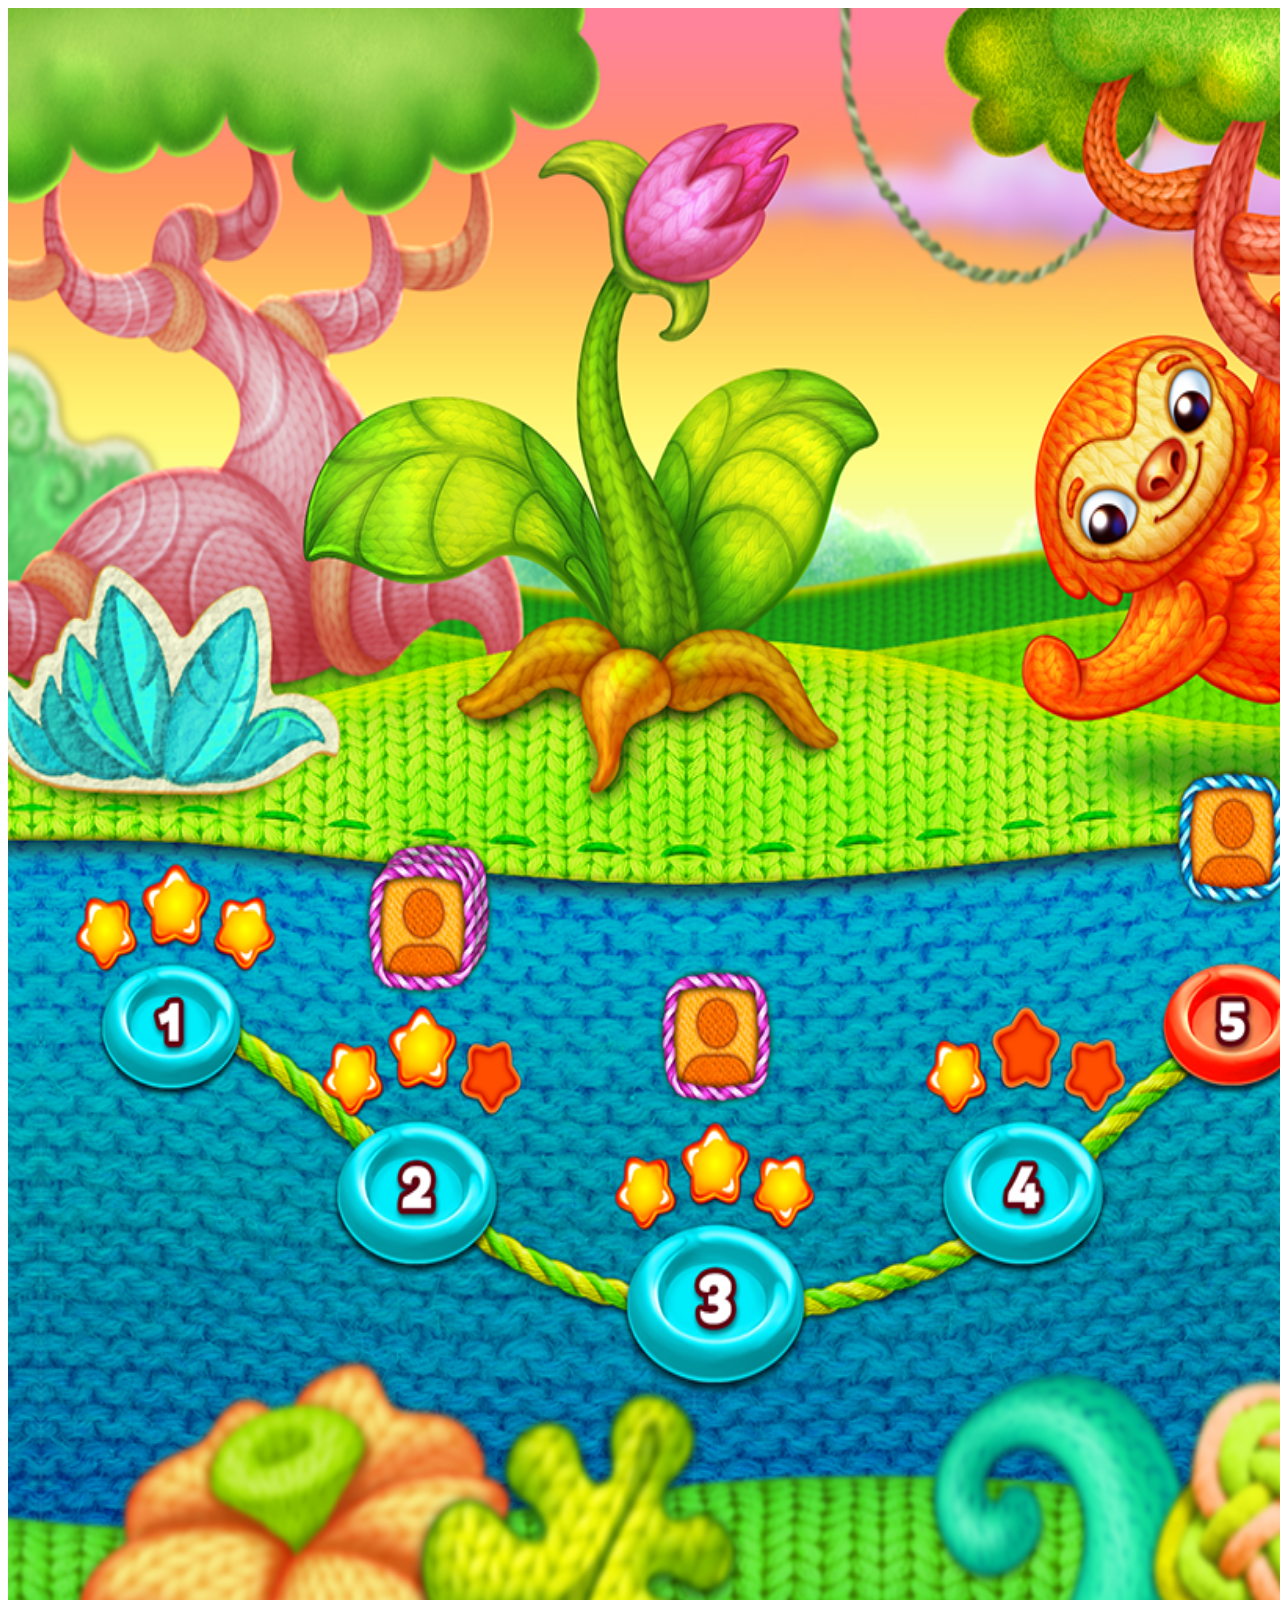
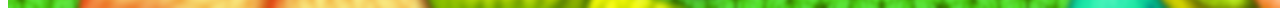
<file: level-select.hmtl.html>
<!DOCTYPE html>
<html lang="en">
    <head>
        <title>funny monkey</title>
        <meta charset="utf-8">
    </head>
    <body>
        <img src="38.png" usemap="#monkey" width="1880" height="1600">
        <map name="monkey">
            <area
            shape="circle"
            coords="166, 1020, 69"
            href="file:///C:/Users/Admin/Desktop/Kozlouski-Konstantin-PW2/level1.html" />
            <area
            shape="circle"
            coords="1690, 1020, 69"
            href="file:///C:/Users/Admin/Desktop/Kozlouski-Konstantin-PW2/final-boss.html" />
        </map>
    </body>
</file>
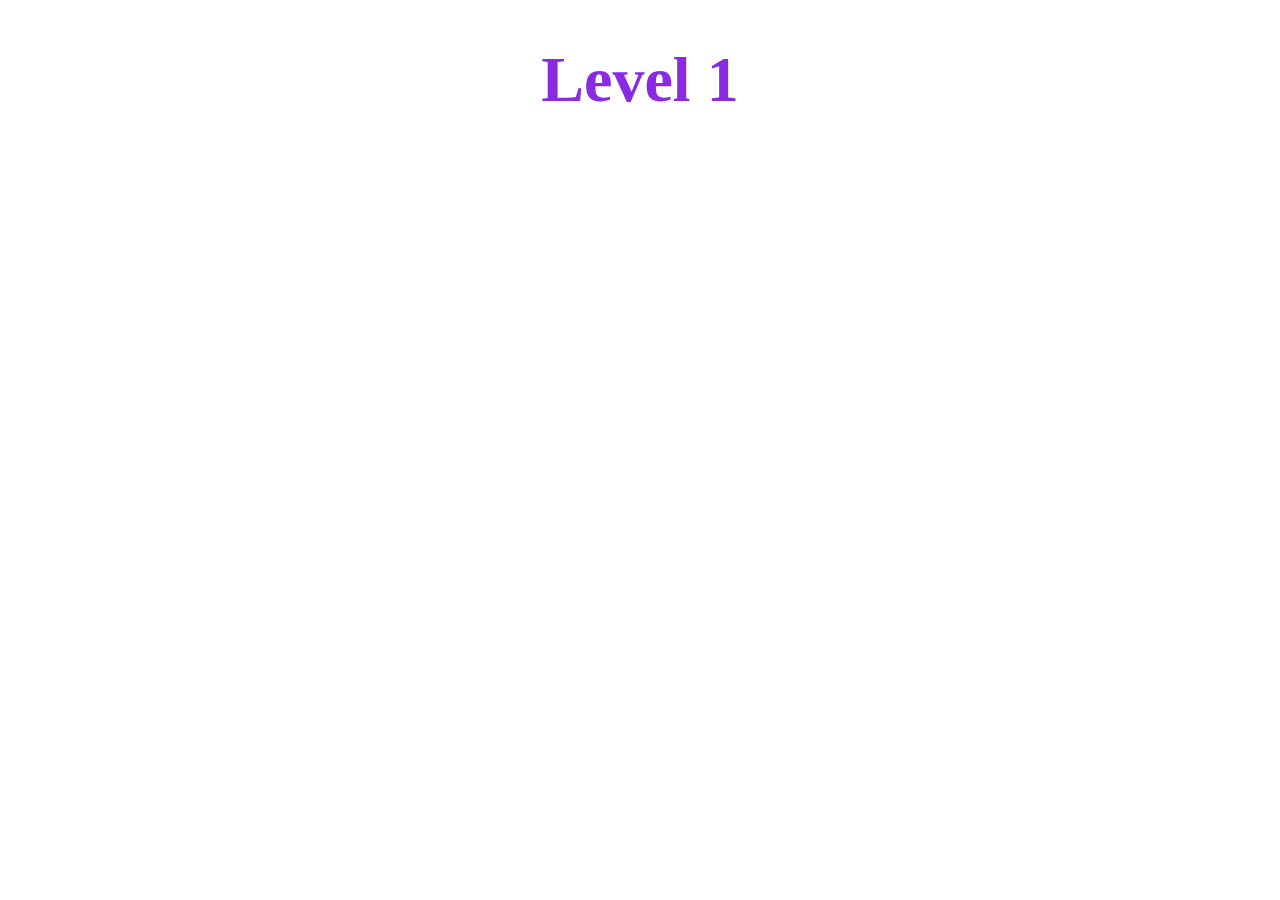
<file: level1.html>
<!DOCTYPE html>
<html lang="en">
    <head>
        <title>Level 1</title>
        <meta charset="utf-8">
    </head>
    <style>
        header {
            text-align: center;
            font-size:xx-large;
            color:blueviolet;
        }
    </style>
    <body>
        <header>
            <h1>Level 1</h1>
        </header>
    </body>
</file>
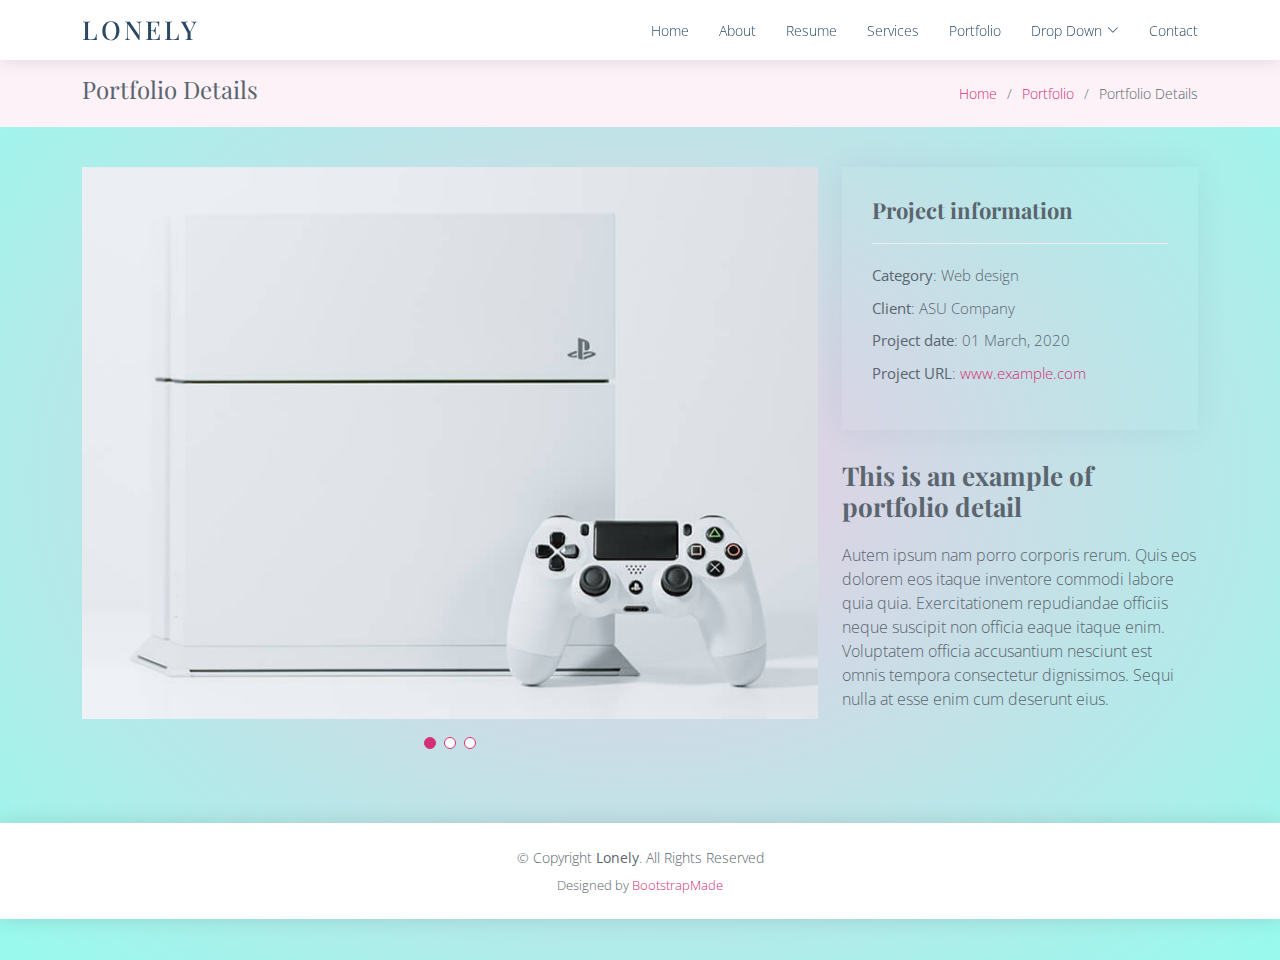
<file: portfolio-details.html>
<!DOCTYPE html>
<html lang="en">

<head>
  <meta charset="utf-8">
  <meta content="width=device-width, initial-scale=1.0" name="viewport">

  <title>Portfolio Details - Lonely Bootstrap Template</title>
  <meta content="" name="description">
  <meta content="" name="keywords">

  <!-- Favicons -->
  <link href="assets/img/favicon.png" rel="icon">
  <link href="assets/img/apple-touch-icon.png" rel="apple-touch-icon">

  <!-- Google Fonts -->
  <link href="https://fonts.googleapis.com/css?family=Open+Sans:300,300i,400,400i,600,600i,700,700i|Poppins:300,300i,400,400i,500,500i,600,600i,700,700i|Playfair+Display:400,400i,500,500i,600,600i,700,700i&subset=cyrillic" rel="stylesheet">

  <!-- Vendor CSS Files -->
  <link href="assets/vendor/bootstrap/css/bootstrap.min.css" rel="stylesheet">
  <link href="assets/vendor/bootstrap-icons/bootstrap-icons.css" rel="stylesheet">
  <link href="assets/vendor/boxicons/css/boxicons.min.css" rel="stylesheet">
  <link href="assets/vendor/glightbox/css/glightbox.min.css" rel="stylesheet">
  <link href="assets/vendor/swiper/swiper-bundle.min.css" rel="stylesheet">

  <!-- Template Main CSS File -->
  <link href="assets/css/style.css" rel="stylesheet">

  <!-- =======================================================
  * Template Name: Lonely
  * Template URL: https://bootstrapmade.com/free-html-bootstrap-template-lonely/
  * Updated: Mar 17 2024 with Bootstrap v5.3.3
  * Author: BootstrapMade.com
  * License: https://bootstrapmade.com/license/
  ======================================================== -->
</head>

<body>

  <!-- ======= Header ======= -->
  <header id="header" class="d-flex align-items-center">
    <div class="container d-flex align-items-center justify-content-between">

      <div class="logo">
        <h1><a href="index.html">Lonely</a></h1>
        <!-- Uncomment below if you prefer to use an image logo -->
        <!-- <a href="index.html"><img src="assets/img/logo.png" alt="" class="img-fluid"></a>-->
      </div>

      <nav id="navbar" class="navbar">
        <ul>
          <li><a class="nav-link scrollto " href="#hero">Home</a></li>
          <li><a class="nav-link scrollto" href="#about">About</a></li>
          <li><a class="nav-link scrollto" href="#resume">Resume</a></li>
          <li><a class="nav-link scrollto" href="#services">Services</a></li>
          <li><a class="nav-link scrollto" href="#portfolio">Portfolio</a></li>
          <li class="dropdown"><a href="#"><span>Drop Down</span> <i class="bi bi-chevron-down"></i></a>
            <ul>
              <li><a href="#">Drop Down 1</a></li>
              <li class="dropdown"><a href="#"><span>Deep Drop Down</span> <i class="bi bi-chevron-right"></i></a>
                <ul>
                  <li><a href="#">Deep Drop Down 1</a></li>
                  <li><a href="#">Deep Drop Down 2</a></li>
                  <li><a href="#">Deep Drop Down 3</a></li>
                  <li><a href="#">Deep Drop Down 4</a></li>
                  <li><a href="#">Deep Drop Down 5</a></li>
                </ul>
              </li>
              <li><a href="#">Drop Down 2</a></li>
              <li><a href="#">Drop Down 3</a></li>
              <li><a href="#">Drop Down 4</a></li>
            </ul>
          </li>
          <li><a class="nav-link scrollto" href="#contact">Contact</a></li>
        </ul>
        <i class="bi bi-list mobile-nav-toggle"></i>
      </nav><!-- .navbar -->

    </div>
  </header><!-- End Header -->

  <main id="main">

    <!-- ======= Breadcrumbs Section ======= -->
    <section class="breadcrumbs">
      <div class="container">

        <div class="d-flex justify-content-between align-items-center">
          <h2>Portfolio Details</h2>
          <ol>
            <li><a href="index.html">Home</a></li>
            <li><a href="portfolio.html">Portfolio</a></li>
            <li>Portfolio Details</li>
          </ol>
        </div>

      </div>
    </section><!-- Breadcrumbs Section -->

    <!-- ======= Portfolio Details Section ======= -->
    <section id="portfolio-details" class="portfolio-details">
      <div class="container">

        <div class="row gy-4">

          <div class="col-lg-8">
            <div class="portfolio-details-slider swiper">
              <div class="swiper-wrapper align-items-center">

                <div class="swiper-slide">
                  <img src="assets/img/portfolio/portfolio-1.jpg" alt="">
                </div>

                <div class="swiper-slide">
                  <img src="assets/img/portfolio/portfolio-2.jpg" alt="">
                </div>

                <div class="swiper-slide">
                  <img src="assets/img/portfolio/portfolio-3.jpg" alt="">
                </div>

              </div>
              <div class="swiper-pagination"></div>
            </div>
          </div>

          <div class="col-lg-4">
            <div class="portfolio-info">
              <h3>Project information</h3>
              <ul>
                <li><strong>Category</strong>: Web design</li>
                <li><strong>Client</strong>: ASU Company</li>
                <li><strong>Project date</strong>: 01 March, 2020</li>
                <li><strong>Project URL</strong>: <a href="#">www.example.com</a></li>
              </ul>
            </div>
            <div class="portfolio-description">
              <h2>This is an example of portfolio detail</h2>
              <p>
                Autem ipsum nam porro corporis rerum. Quis eos dolorem eos itaque inventore commodi labore quia quia. Exercitationem repudiandae officiis neque suscipit non officia eaque itaque enim. Voluptatem officia accusantium nesciunt est omnis tempora consectetur dignissimos. Sequi nulla at esse enim cum deserunt eius.
              </p>
            </div>
          </div>

        </div>

      </div>
    </section><!-- End Portfolio Details Section -->

  </main><!-- End #main -->

  <!-- ======= Footer ======= -->
  <footer id="footer">
    <div class="container">
      <div class="copyright">
        &copy; Copyright <strong><span>Lonely</span></strong>. All Rights Reserved
      </div>
      <div class="credits">
        <!-- All the links in the footer should remain intact. -->
        <!-- You can delete the links only if you purchased the pro version. -->
        <!-- Licensing information: https://bootstrapmade.com/license/ -->
        <!-- Purchase the pro version with working PHP/AJAX contact form: https://bootstrapmade.com/free-html-bootstrap-template-lonely/ -->
        Designed by <a href="https://bootstrapmade.com/">BootstrapMade</a>
      </div>
    </div>
  </footer><!-- End  Footer -->

  <a href="#" class="back-to-top d-flex align-items-center justify-content-center"><i class="bi bi-arrow-up-short"></i></a>

  <!-- Vendor JS Files -->
  <script src="assets/vendor/purecounter/purecounter_vanilla.js"></script>
  <script src="assets/vendor/bootstrap/js/bootstrap.bundle.min.js"></script>
  <script src="assets/vendor/glightbox/js/glightbox.min.js"></script>
  <script src="assets/vendor/isotope-layout/isotope.pkgd.min.js"></script>
  <script src="assets/vendor/swiper/swiper-bundle.min.js"></script>
  <script src="assets/vendor/waypoints/noframework.waypoints.js"></script>
  <script src="assets/vendor/php-email-form/validate.js"></script>

  <!-- Template Main JS File -->
  <script src="assets/js/main.js"></script>

</body>

</html>
</file>
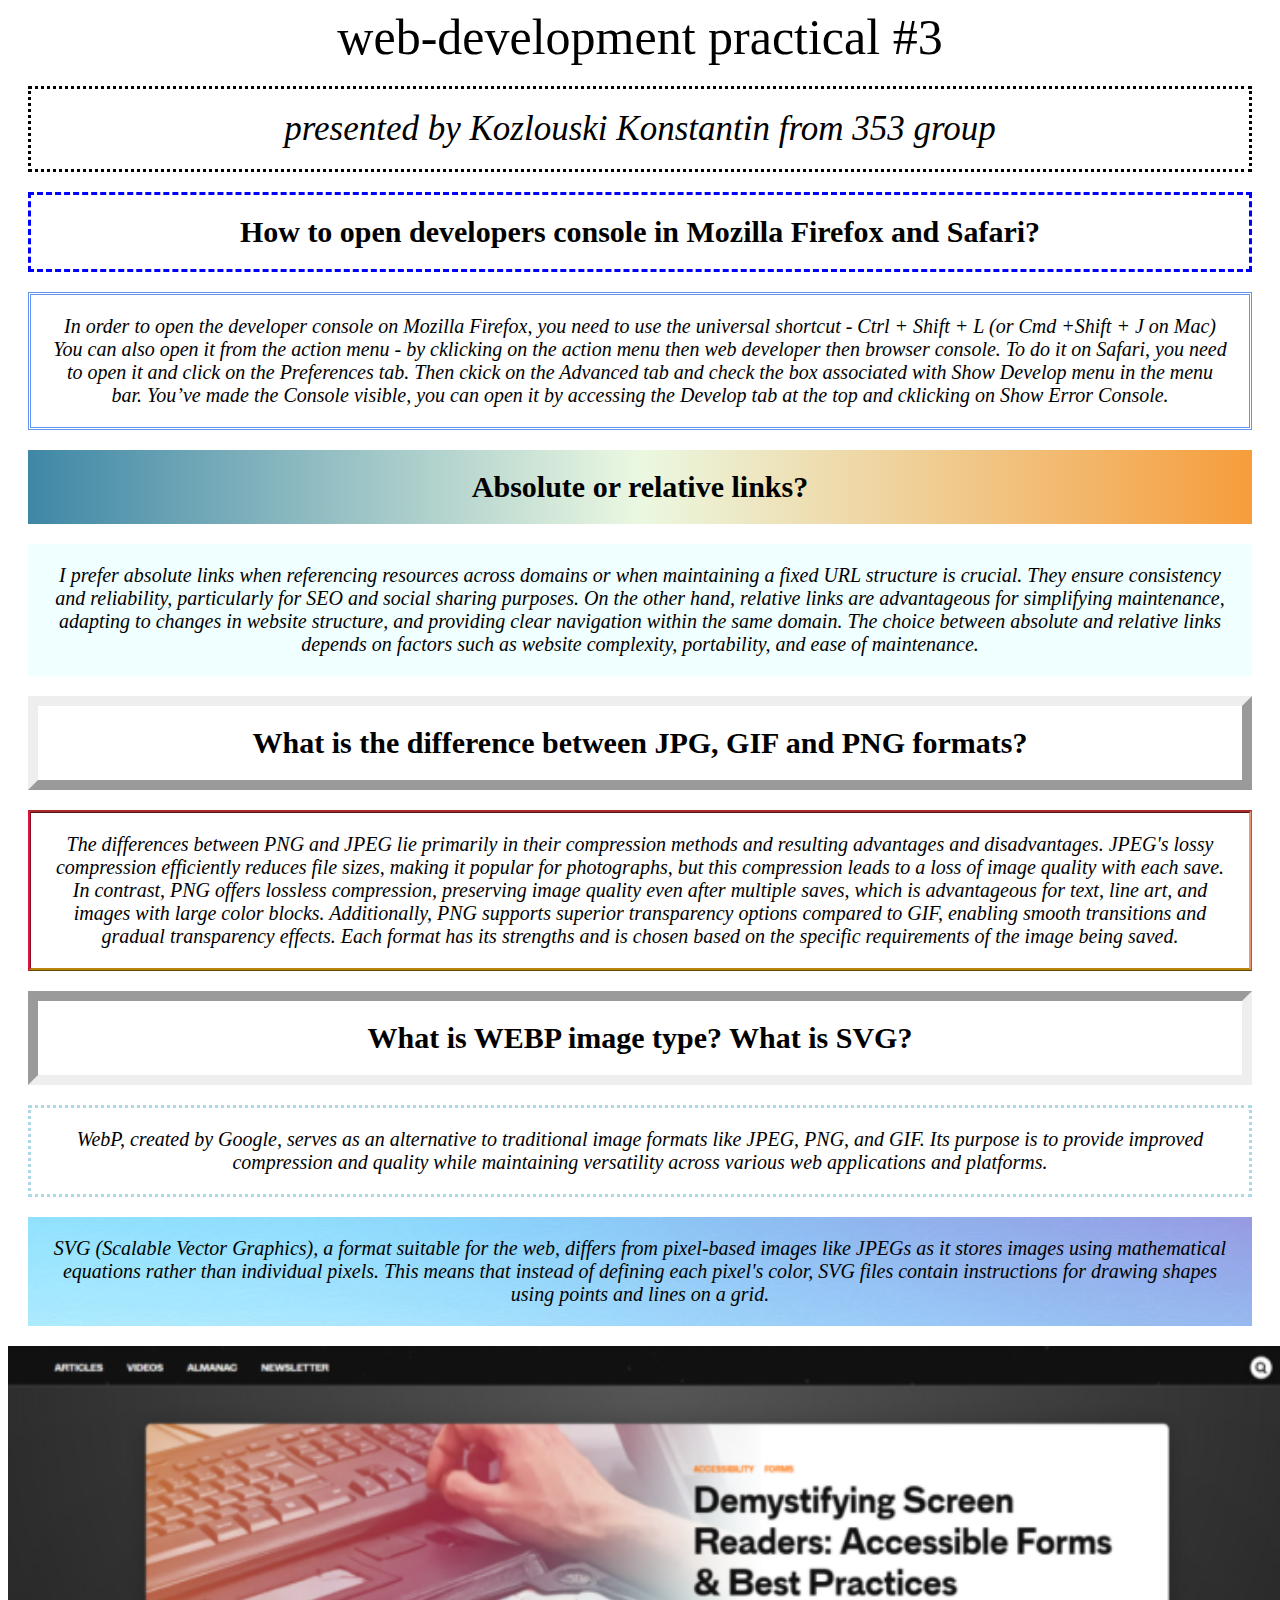
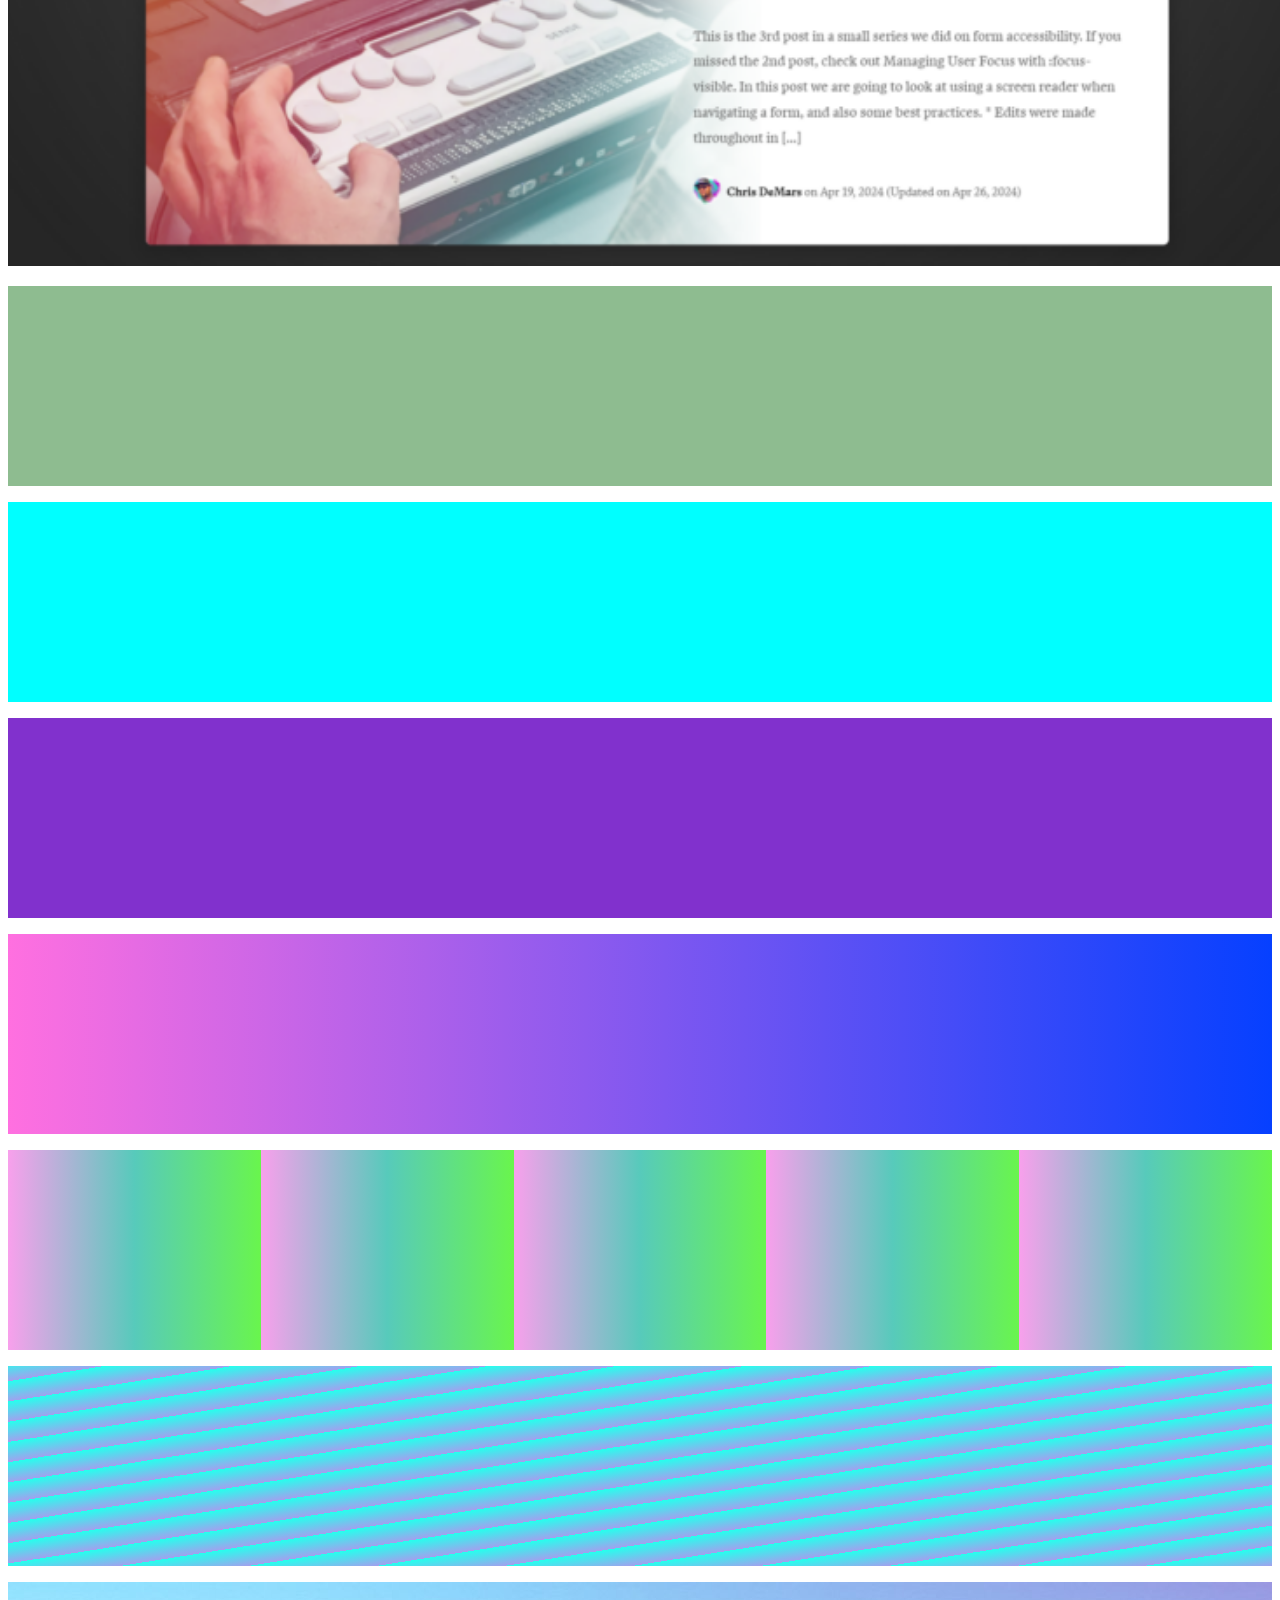
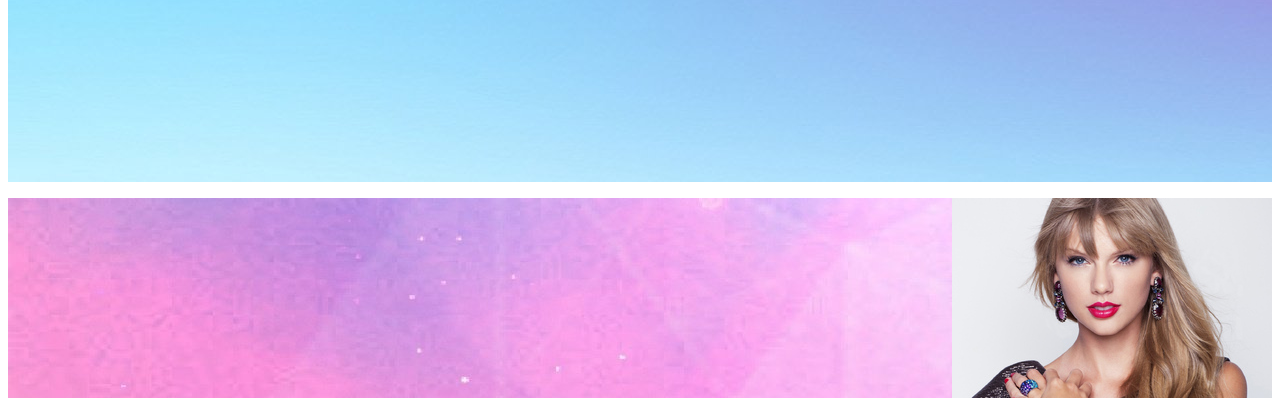
<file: practical3.html>
<!DOCTYPE html>
<html lang="en">
    <head>
        <title>practical #3</title>
        <meta charset="utf-8">
    </head>
    <header>web-development practical #3</header>
    <style>
        header {
            text-align:center;
            font-size: 50px;
        }
        p.name1 {border-style: dotted;
                 padding: 20px;
                 margin: 20px;
                 text-align: center;
                 font-size: 35px;
                 font-style: italic;
        }
        h1.name2 {
            border-style: dashed;
            border-color: blue;
            border: radius 10px;
            padding:20px;
            margin:20px;
            text-align: center;
            font-size: 30px;
        }
        p.name3 {
            border-style: double;
            border-color: cornflowerblue;
            border-collapse: separate;
            padding: 20px;
            margin:20px;
            text-align: center;
            font-size: 20px;
            font-style: italic;
        }
        h1.name4 {
            background: linear-gradient(0.25turn, #3f87a6, #ebf8e1, #f69d3c);
            padding: 20px;
            margin: 20px;
            font-size: 30px;
            text-align:center
        }
        p.name5 {
            background-color: azure;
            padding: 20px;
            margin: 20px;
            font-size: 20px;
            text-align:center;
            font-style: italic;
        }
        h1.name6 {
            border-style: outset;
            padding: 20px;
            margin: 20px;
            border-top-width: 10px;
            border-left-width: 10px;
            border-right-width: 10px;
            border-bottom-width: 10px;
            font-size: 30px;
            text-align:center
        }
        p.name7 {
            border-style: ridge;
            border-top-color: brown;
            border-left-color: crimson;
            border-bottom-color: darkgoldenrod;
            border-right-color: darksalmon;
            padding: 20px;
            margin: 20px;
            font-size: 20px;
            text-align:center;
            font-style: italic;
        }
        h1.name8 {
            border-style: inset;
            padding: 20px;
            margin: 20px;
            border-top-width: 10px;
            border-left-width: 10px;
            border-right-width: 10px;
            border-bottom-width: 10px;
            font-size: 30px;
            text-align:center
        }
        p.name9 {
            border-style: dotted;
            border-color: lightblue;
            padding: 20px;
            margin: 20px;
            font-size: 20px;
            text-align:center;
            font-style: italic;
        }
        p.name10 {
            background-image: url('linearrrr.jpg');
            padding: 20px;
            margin: 20px;
            font-size: 20px;
            text-align:center;
            font-style: italic;
        }
        p.background1 {
            background-color: #8ebc90;
            height: 200px; 
        }
        p.background2 {
            background-color: cyan;
            height: 200px;
        }
        p.background3 {
            background-color: rgb(129, 49, 205);
            height: 200px;
        }
        p.background4 {
            background: linear-gradient(to right, rgba(255, 99, 221, 0.918), rgb(6, 64, 255));
            height: 200px;
        }
        p.background5 {
            background: repeating-linear-gradient(to right, rgb(248, 160, 236) 0%, rgb(87, 202, 187) 10%, rgb(105, 245, 77) 20%);
            height: 200px;
        }
        p.background6 {
            height: 200px;
            background: repeating-linear-gradient(to left top, rgb(161, 161, 238), rgb(38, 255, 237) 20px)
        }
        p.background7 {
            background-image: url(linearrrr.jpg);
            height: 200px;
        }
        p.background8 {
            height: 200px;
            background-image: url(taylorswift.jpg), url(backgroundd.jpg);
            background-position: right bottom, left top;
            background-repeat: no-repeat, repeat;
        }

    </style>
    <body>
        <article>
            <p class="name1">presented by Kozlouski Konstantin from 353 group</p>
            <h1 class="name2">How to open developers console in Mozilla Firefox and Safari?</h1>
            <p class="name3">In order to open the developer console on Mozilla Firefox, you need to use the universal shortcut - Ctrl + Shift + L (or Cmd +Shift + J on Mac) You can also open it from the action menu - by cklicking on the action menu then web developer then browser console. To do it on Safari, you need to open it and click on the Preferences tab. Then ckick on the Advanced tab and check the box associated with Show Develop menu in the menu bar. You’ve made the Console visible, you can open it by accessing the Develop tab at the top and cklicking on Show Error Console. </p>
            <h1 class="name4">Absolute or relative links?</h1>
            <p class="name5">I prefer absolute links when referencing resources across domains or when maintaining a fixed URL structure is crucial. They ensure consistency and reliability, particularly for SEO and social sharing purposes. On the other hand, relative links are advantageous for simplifying maintenance, adapting to changes in website structure, and providing clear navigation within the same domain. The choice between absolute and relative links depends on factors such as website complexity, portability, and ease of maintenance.</p>
            <h1 class="name6">What is the difference between JPG, GIF and PNG formats?</h1>
            <p class="name7">The differences between PNG and JPEG lie primarily in their compression methods and resulting advantages and disadvantages. JPEG's lossy compression efficiently reduces file sizes, making it popular for photographs, but this compression leads to a loss of image quality with each save. In contrast, PNG offers lossless compression, preserving image quality even after multiple saves, which is advantageous for text, line art, and images with large color blocks. Additionally, PNG supports superior transparency options compared to GIF, enabling smooth transitions and gradual transparency effects. Each format has its strengths and is chosen based on the specific requirements of the image being saved.</p>
            <h1 class="name8">What is WEBP image type? What is SVG?</h1>
            <p class="name9">WebP, created by Google, serves as an alternative to traditional image formats like JPEG, PNG, and GIF. Its purpose is to provide improved compression and quality while maintaining versatility across various web applications and platforms.</p>
            <p class="name10">SVG (Scalable Vector Graphics), a format suitable for the web, differs from pixel-based images like JPEGs as it stores images using mathematical equations rather than individual pixels. This means that instead of defining each pixel's color, SVG files contain instructions for drawing shapes using points and lines on a grid.</p>
            <img src="screenshot.png" width="1280" height="520">
                <p class="background1"></p>
            </div>
            <div>
                <p class="background2"></p>
            </div>
            <div>
                <p class="background3"></p>
            </div>
            <div>
                <p class="background4"></p>
            </div>
            <div>
                <p class="background5"></p>
            </div>
            <div>
                <p class="background6"></p>
            </div>
            <div>
                <p class="background7"></p>
            </div>
            <div>
                <p class="background8"></p>
            </div>
        </article>
    </body>
</html>
</file>
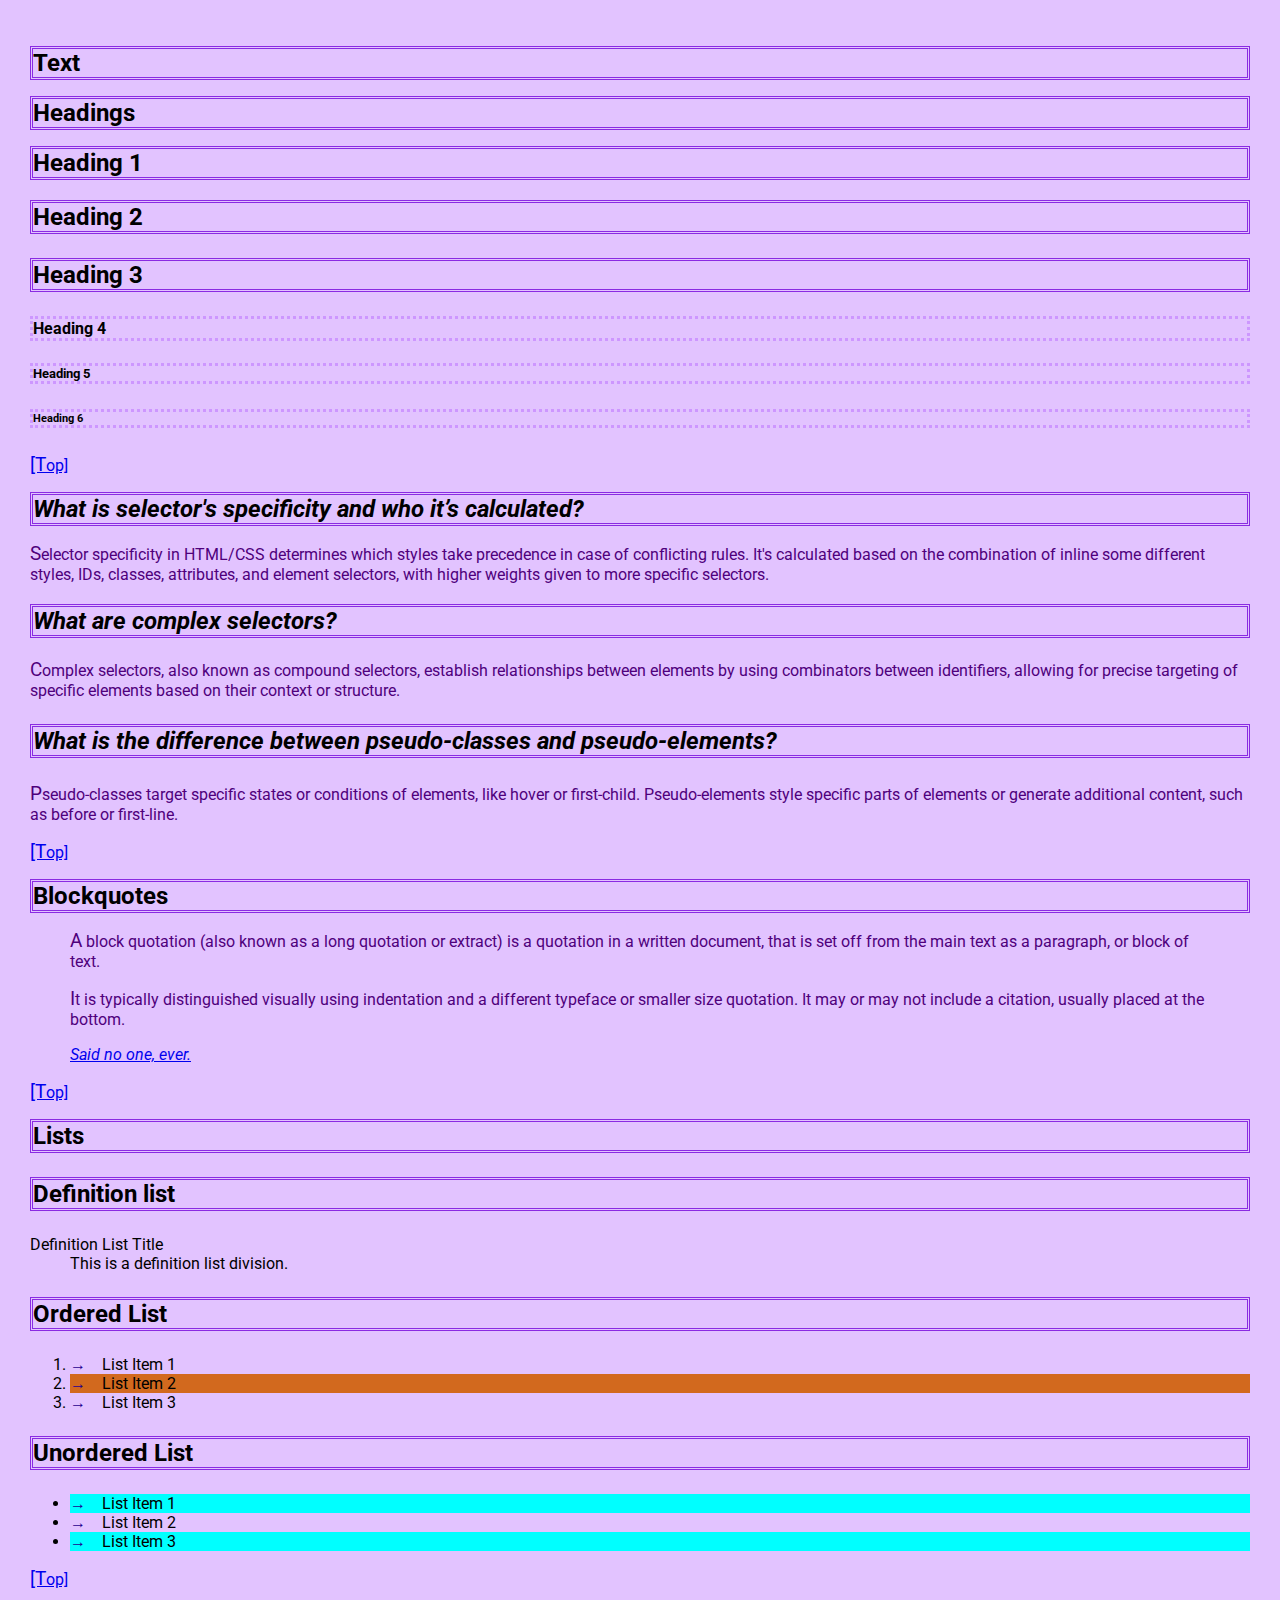
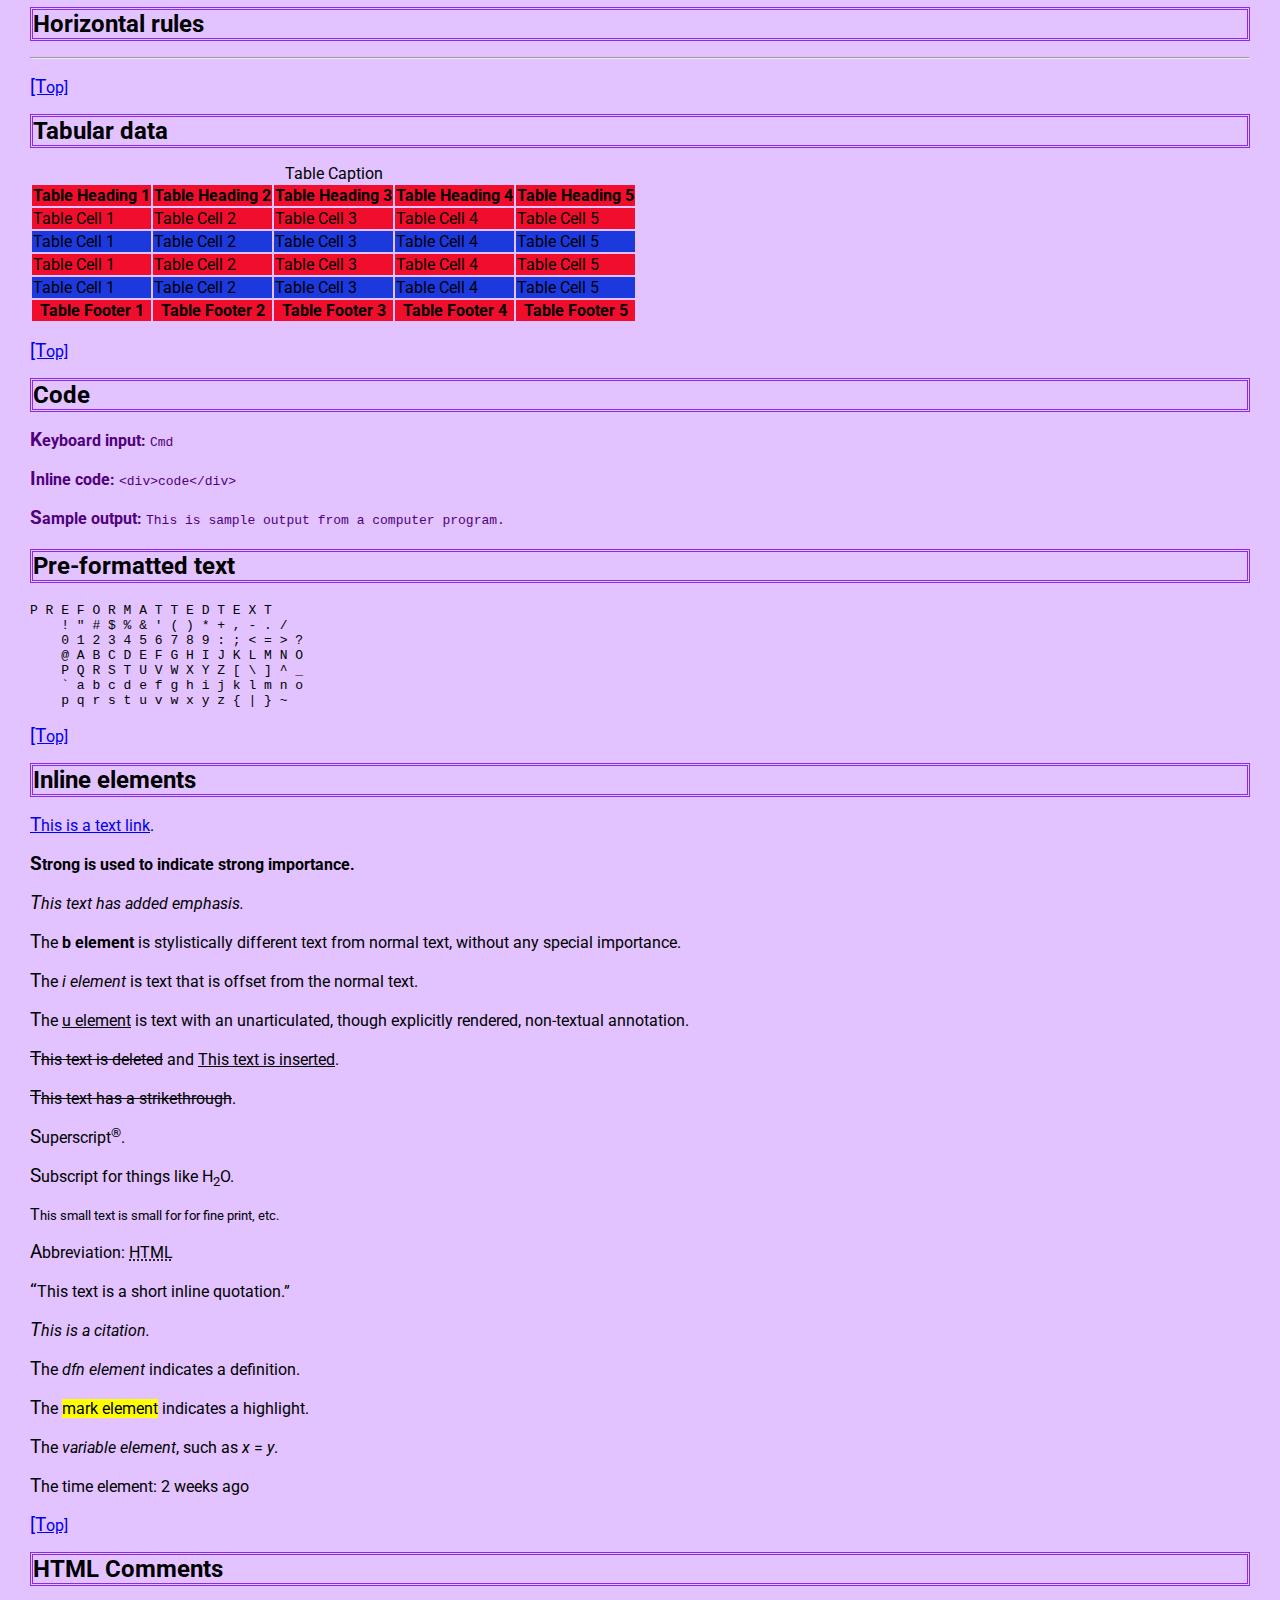
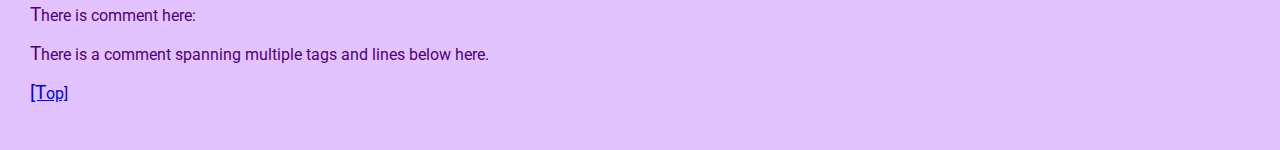
<file: practical4.html>
<!DOCTYPE html>
<html lang="en">
    <head>
        <title>Practical Work 04</title>
        <meta charset="UTF-8">
    <style>
        @import url('https://fonts.googleapis.com/css2?family=Roboto:ital,wght@0,100;0,300;0,400;0,500;0,700;0,900;1,100;1,300;1,400;1,500;1,700;1,900&display=swap');
        body {
            font-family: "Roboto", sans-serif;
            font-weight: 400;
            padding: 15px;
            margin: 15px;
        }
        body {
            background-color: rgb(226, 195, 255);
        }
        header > h1 {
            font-weight: bold;
        }
        a:hover {
            background-color: blueviolet;
        }
        h1, h2, h3 {
            font-size: x-large;
            border-style: double;
            border-color: blueviolet;
        }
        h4, h5, h6 {
            border-style: dotted;
            border-color: rgb(205, 151, 255);
        }
        table tr:nth-child(odd) {
            background-color:rgb(241, 14, 45);
        }
        table tr:nth-child(even) {
            background-color: rgb(28, 57, 221);
        }
        ul li:nth-last-child(odd) {
            background-color: aqua;
        }
        ol li:nth-child(even) {
            background-color: chocolate;
        }
        p::first-letter {
            font-size: larger;
        }
        ::selection {
            background-color:darkkhaki;
        }
        li::before {
            content: "\2192"; color:rgb(31, 0, 143);
            display: inline-block; width: 2em; 
        }
        p:not(#text__inline p) {
            color:rgb(79, 0, 124) 
        }
    </style>
    </head>
    <body>
    <main role="main">
        <section id="text">
          <header>
            <h1>Text</h1>
          </header>
          <article id="text__headings">
            <header>
              <h1>Headings</h1>
            </header>
            <div>
              <h1>Heading 1</h1>
              <h2>Heading 2</h2>
              <h3>Heading 3</h3>
              <h4>Heading 4</h4>
              <h5>Heading 5</h5>
              <h6>Heading 6</h6>
            </div>
            <footer>
              <p><a href="#top">[Top]</a></p>
            </footer>
          </article>
          <article id="text__paragraphs">
            <header>
              <h1><em>What is selector's specificity and who it’s calculated?</em></h1>
            </header>
            <div>
              <p> Selector specificity in HTML/CSS determines which styles take precedence in case of conflicting rules. It's calculated based on the combination of inline some different styles, IDs, classes, attributes, and element selectors, with higher weights given to more specific selectors. </p>
            </div>
                <header>
                    <h2><em>What are complex selectors?</em></h2>
                </header>
                <div>
                    <p>Complex selectors, also known as compound selectors, establish relationships between elements by using combinators between identifiers, allowing for precise targeting of specific elements based on their context or structure.</p>
                </div>
                <header>
                    <h3><em>What is the difference between pseudo-classes and pseudo-elements?</em></h3>
                </header>
                <div>
                    <p>Pseudo-classes target specific states or conditions of elements, like hover or first-child. Pseudo-elements style specific parts of elements or generate additional content, such as before or first-line.</p>
                </div>
            <footer>
              <p><a href="#top">[Top]</a></p>
            </footer>
          </article>
          <article id="text__blockquotes">
            <header>
              <h1>Blockquotes</h1>
            </header>
            <div>
              <blockquote>
                <p>A block quotation (also known as a long quotation or extract) is a quotation in a written document,
                  that is set off from the main text as a paragraph, or block of text.</p>
                <p>It is typically distinguished visually using indentation and a different typeface or smaller size
                  quotation. It may or may not include a citation, usually placed at the bottom.</p>
                <cite><a href="#!">Said no one, ever.</a></cite>
              </blockquote>
            </div>
            <footer>
              <p><a href="#top">[Top]</a></p>
            </footer>
          </article>
          <article id="text__lists">
            <header>
              <h1>Lists</h1>
            </header>
            <div>
              <h3>Definition list</h3>
              <dl>
                <dt>Definition List Title</dt>
                <dd>This is a definition list division.</dd>
              </dl>
              <h3>Ordered List</h3>
              <ol>
                <li>List Item 1</li>
                <li>List Item 2</li>
                <li>List Item 3</li>
              </ol>
              <h3>Unordered List</h3>
              <ul>
                <li>List Item 1</li>
                <li>List Item 2</li>
                <li>List Item 3</li>
              </ul>
            </div>
            <footer>
              <p><a href="#top">[Top]</a></p>
            </footer>
          </article>
          <article id="text__hr">
            <header>
              <h1>Horizontal rules</h1>
            </header>
            <div>
              <hr>
            </div>
            <footer>
              <p><a href="#top">[Top]</a></p>
            </footer>
          </article>
          <article id="text__tables">
            <header>
              <h1>Tabular data</h1>
            </header>
            <table>
              <caption>Table Caption</caption>
              <thead>
                <tr>
                  <th>Table Heading 1</th>
                  <th>Table Heading 2</th>
                  <th>Table Heading 3</th>
                  <th>Table Heading 4</th>
                  <th>Table Heading 5</th>
                </tr>
              </thead>
              <tbody>
                <tr>
                  <td>Table Cell 1</td>
                  <td>Table Cell 2</td>
                  <td>Table Cell 3</td>
                  <td>Table Cell 4</td>
                  <td>Table Cell 5</td>
                </tr>
                <tr>
                  <td>Table Cell 1</td>
                  <td>Table Cell 2</td>
                  <td>Table Cell 3</td>
                  <td>Table Cell 4</td>
                  <td>Table Cell 5</td>
                </tr>
                <tr>
                  <td>Table Cell 1</td>
                  <td>Table Cell 2</td>
                  <td>Table Cell 3</td>
                  <td>Table Cell 4</td>
                  <td>Table Cell 5</td>
                </tr>
                <tr>
                  <td>Table Cell 1</td>
                  <td>Table Cell 2</td>
                  <td>Table Cell 3</td>
                  <td>Table Cell 4</td>
                  <td>Table Cell 5</td>
                </tr>
              </tbody>
              <tfoot>
                <tr>
                  <th>Table Footer 1</th>
                  <th>Table Footer 2</th>
                  <th>Table Footer 3</th>
                  <th>Table Footer 4</th>
                  <th>Table Footer 5</th>
                </tr>
              </tfoot>
            </table>
            <footer>
              <p><a href="#top">[Top]</a></p>
            </footer>
          </article>
          <article id="text__code">
            <header>
              <h1>Code</h1>
            </header>
            <div>
              <p><strong>Keyboard input:</strong> <kbd>Cmd</kbd></p>
              <p><strong>Inline code:</strong> <code>&lt;div&gt;code&lt;/div&gt;</code></p>
              <p><strong>Sample output:</strong> <samp>This is sample output from a computer program.</samp></p>
              <h2>Pre-formatted text</h2>
              <pre>P R E F O R M A T T E D T E X T
    ! " # $ % &amp; ' ( ) * + , - . /
    0 1 2 3 4 5 6 7 8 9 : ; &lt; = &gt; ?
    @ A B C D E F G H I J K L M N O
    P Q R S T U V W X Y Z [ \ ] ^ _
    ` a b c d e f g h i j k l m n o
    p q r s t u v w x y z { | } ~ </pre>
            </div>
            <footer>
              <p><a href="#top">[Top]</a></p>
            </footer>
          </article>
          <article id="text__inline">
            <header>
              <h1>Inline elements</h1>
            </header>
            <div>
              <p><a href="#!">This is a text link</a>.</p>
              <p><strong>Strong is used to indicate strong importance.</strong></p>
              <p><em>This text has added emphasis.</em></p>
              <p>The <b>b element</b> is stylistically different text from normal text, without any special importance.
              </p>
              <p>The <i>i element</i> is text that is offset from the normal text.</p>
              <p>The <u>u element</u> is text with an unarticulated, though explicitly rendered, non-textual annotation.
              </p>
              <p><del>This text is deleted</del> and <ins>This text is inserted</ins>.</p>
              <p><s>This text has a strikethrough</s>.</p>
              <p>Superscript<sup>®</sup>.</p>
              <p>Subscript for things like H<sub>2</sub>O.</p>
              <p><small>This small text is small for for fine print, etc.</small></p>
              <p>Abbreviation: <abbr title="HyperText Markup Language">HTML</abbr></p>
              <p><q cite="https://developer.mozilla.org/en-US/docs/HTML/Element/q">This text is a short inline
                  quotation.</q></p>
              <p><cite>This is a citation.</cite></p>
              <p>The <dfn>dfn element</dfn> indicates a definition.</p>
              <p>The <mark>mark element</mark> indicates a highlight.</p>
              <p>The <var>variable element</var>, such as <var>x</var> = <var>y</var>.</p>
              <p>The time element: <time datetime="2013-04-06T12:32+00:00">2 weeks ago</time></p>
            </div>
            <footer>
              <p><a href="#top">[Top]</a></p>
            </footer>
          </article>
          <article id="text__comments">
            <header>
              <h1>HTML Comments</h1>
            </header>
            <div>
              <p>There is comment here:
                <!--This comment should not be displayed-->
              </p>
              <p>There is a comment spanning multiple tags and lines below here.</p>
              <!--<p><a href="#!">This is a text link. But it should not be displayed in a comment</a>.</p>
                <p><strong>Strong is used to indicate strong importance. But, it should not be displayed in a comment</strong></p>
                <p><em>This text has added emphasis. But, it should not be displayed in a comment</em></p>-->
            </div>
            <footer>
              <p><a href="#top">[Top]</a></p>
            </footer>
          </article>
        </section>
    </main>
</body>
</html>
</file>
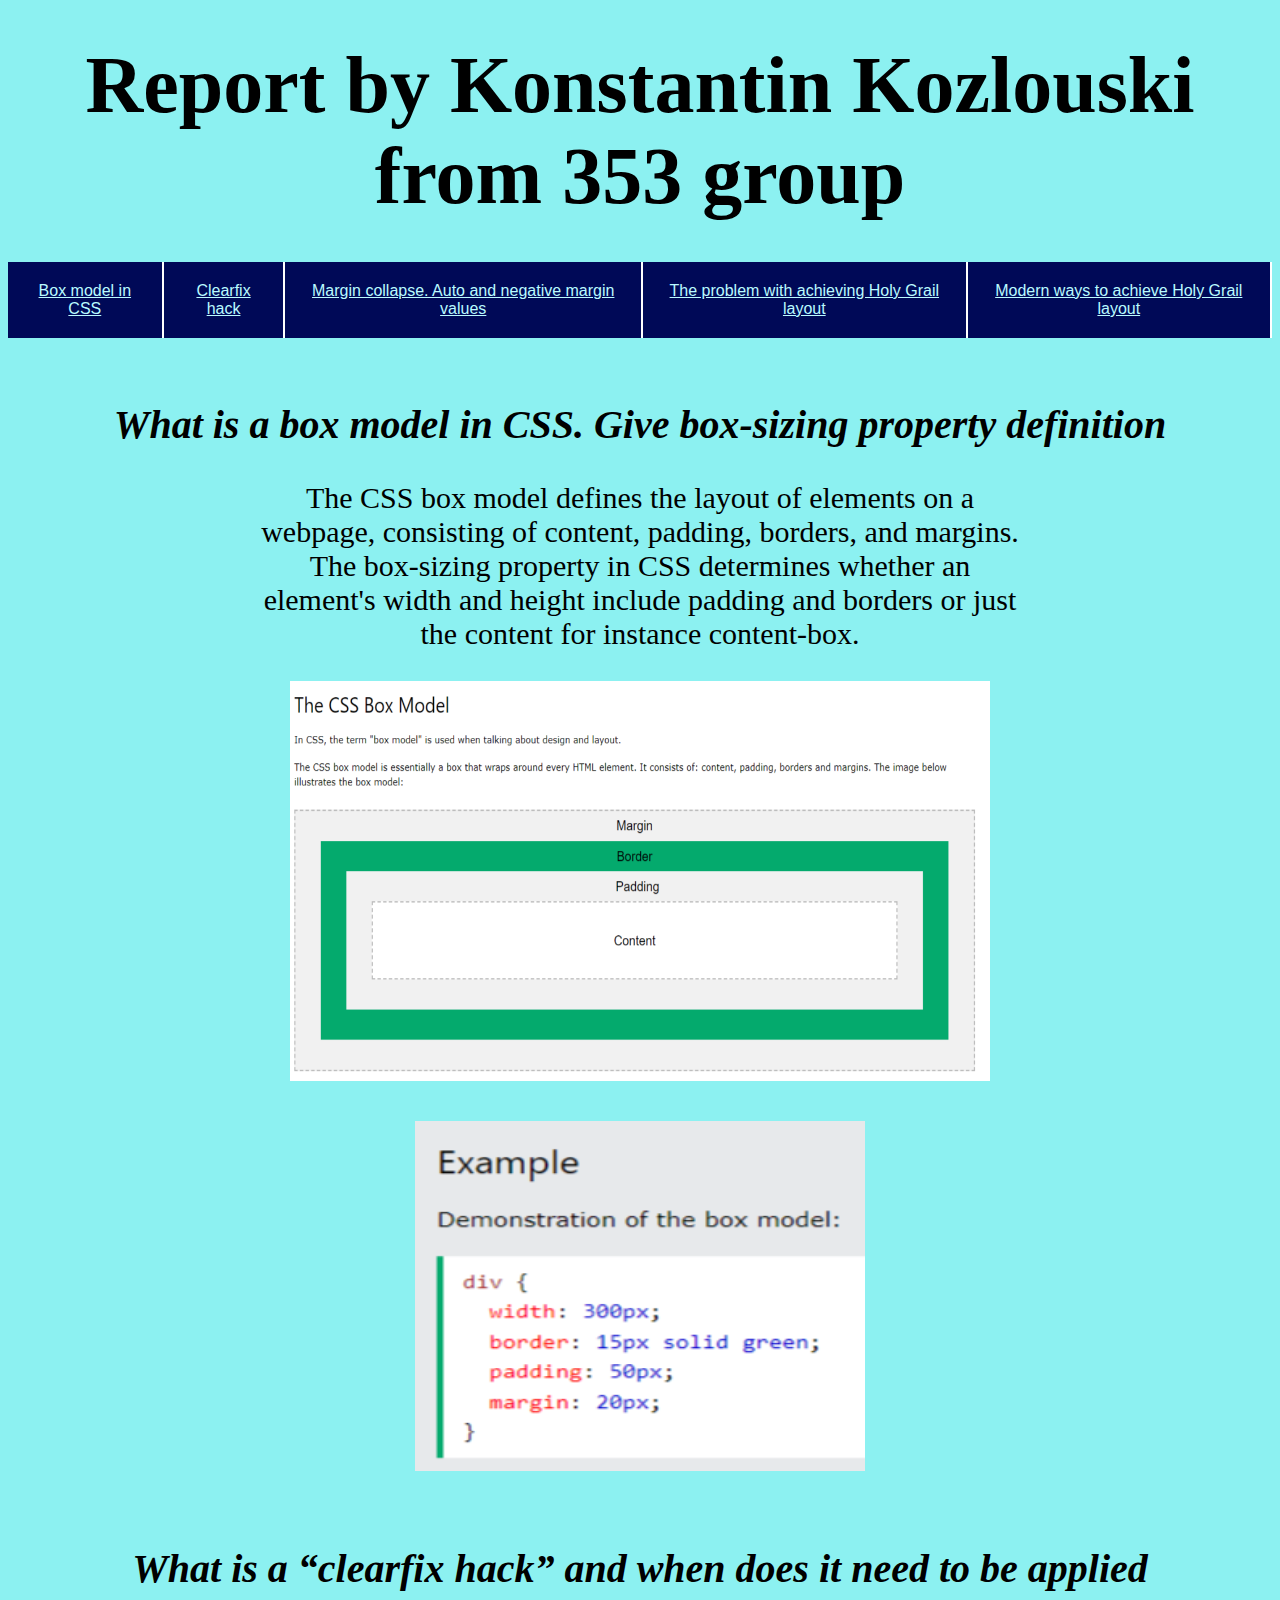
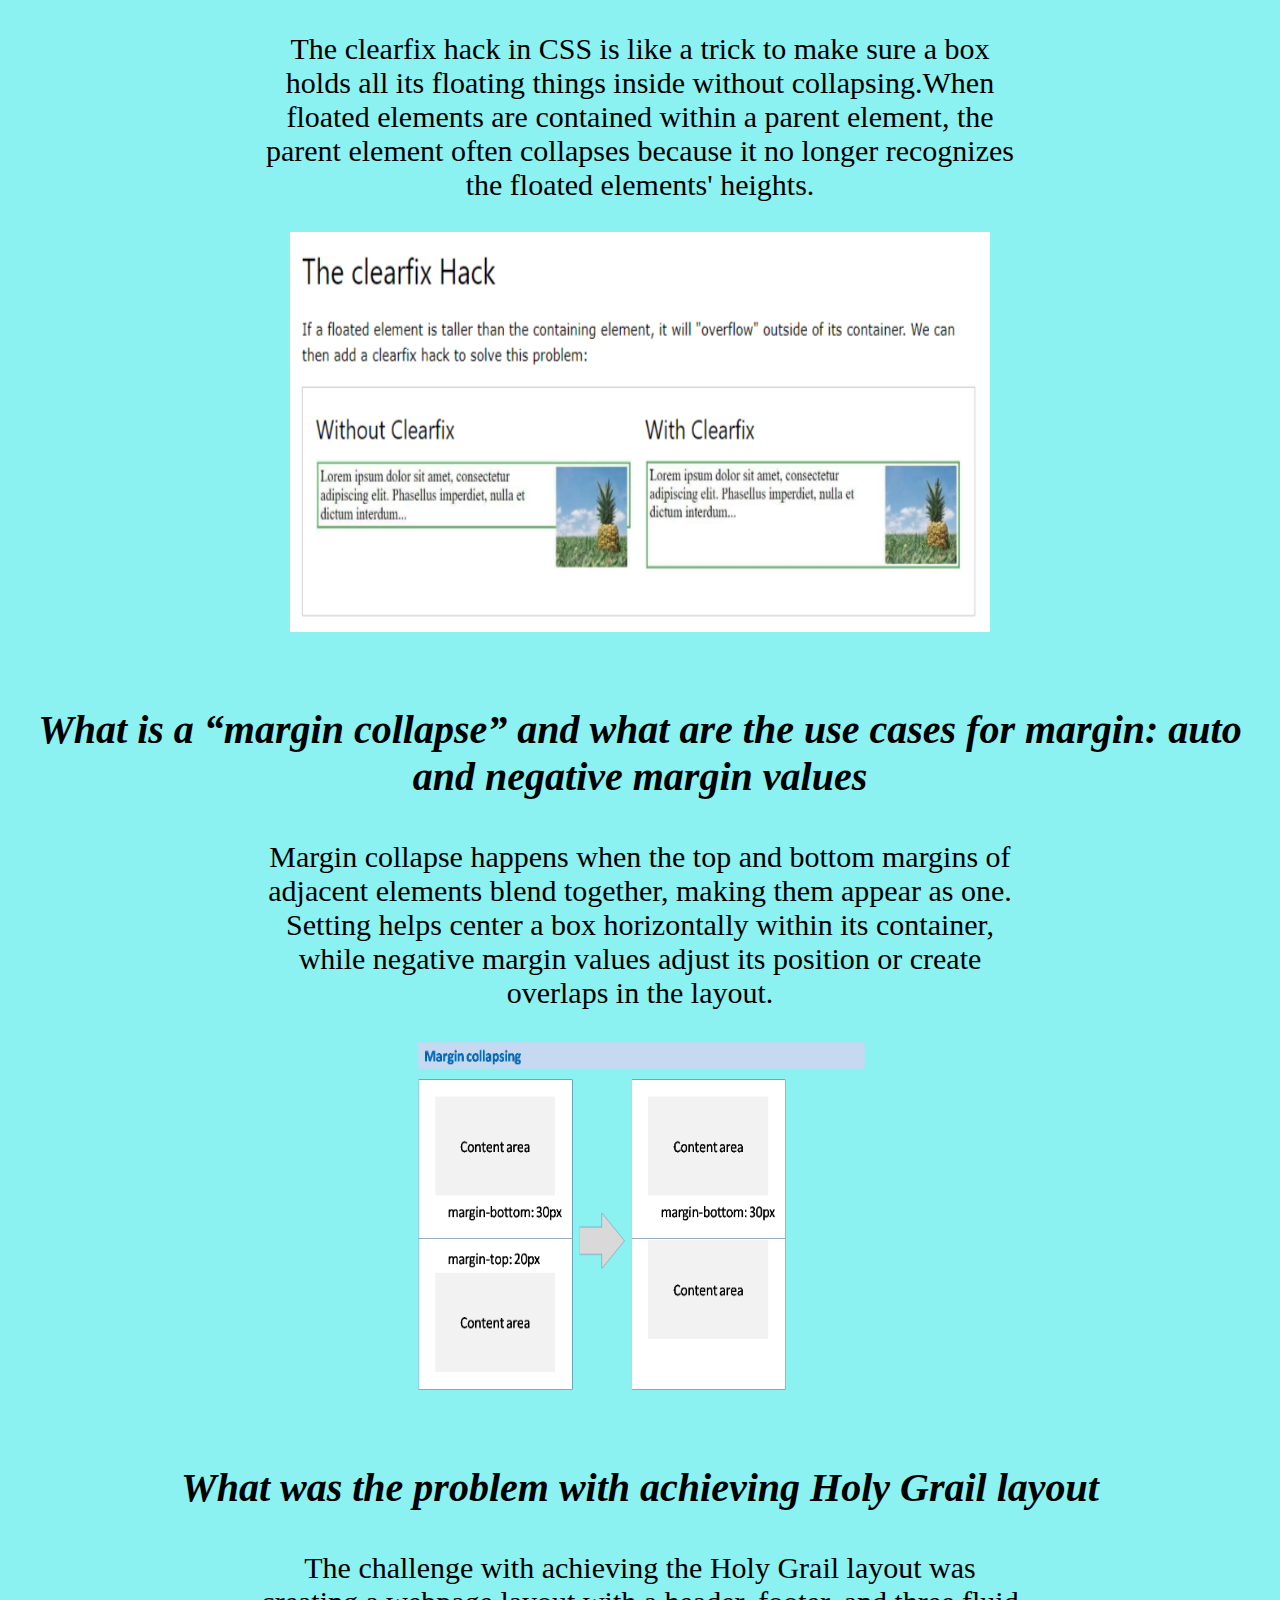
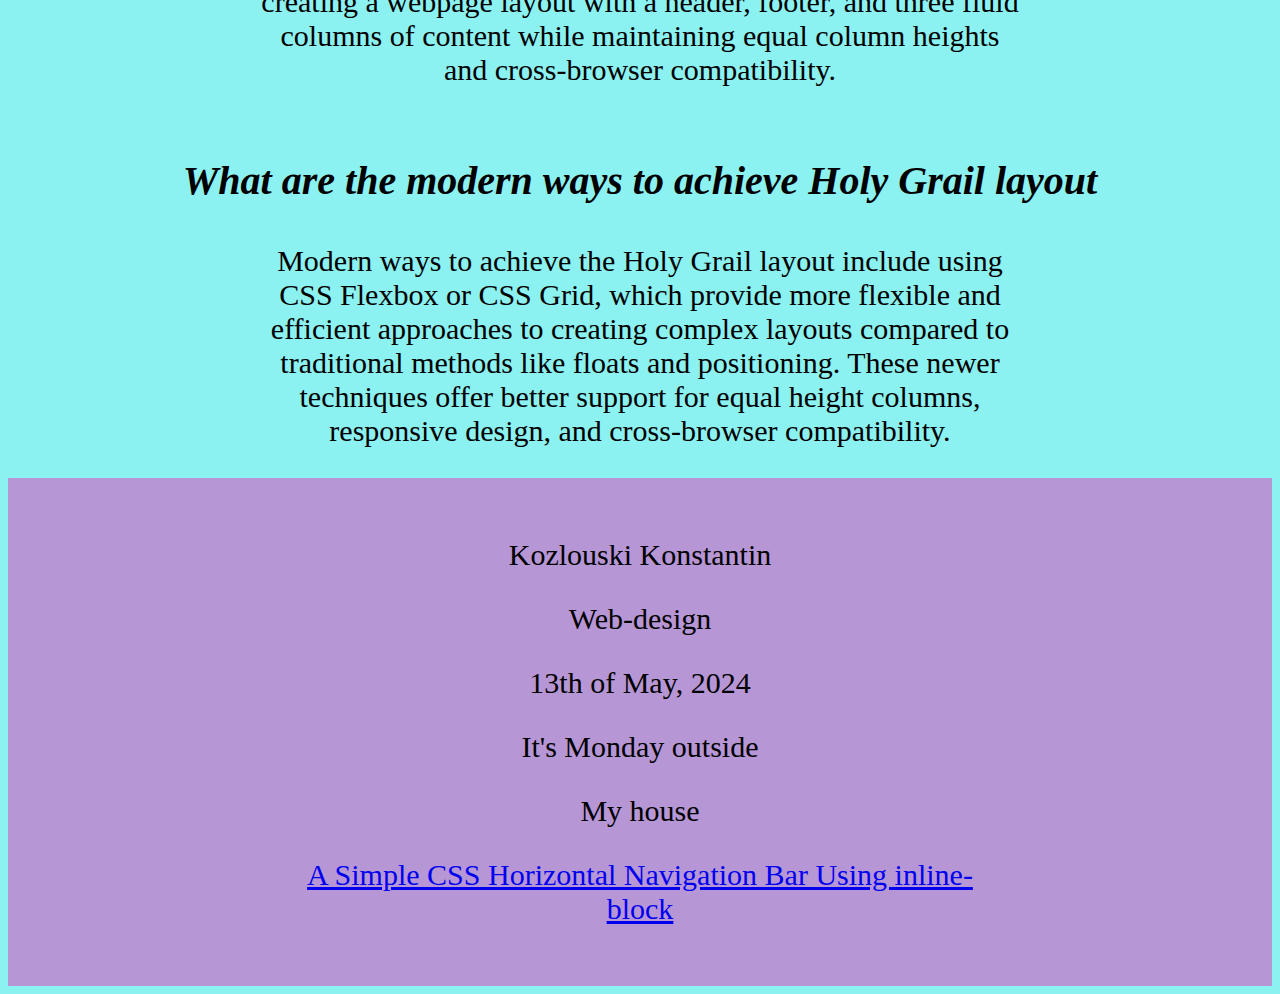
<file: Practical5.html>
<!DOCTYPE html>
<html lang="en">
    <head>
        <title>Practical work 5</title>
        <style>
            body {
                background-color: rgb(140, 241, 241);
            }
            h1 {
                font-size: 80px;
                font-family: 'Times New Roman', Times, serif;
                font-weight: bold;
                text-align: center;
                padding: 20px;
                margin: 20px;
            }
            nav ul {
                display: flex;
                justify-content: space-between;
                list-style-type: none;
                padding: 0; 
                margin: 0;
                overflow: hidden;
                background-color: rgb(0, 9, 87);
            }
            nav li {
                float: left;
                border-right: 2px solid #ffffff;
                flex-grow: 1;
            }
            nav li a {
                font-family: 'Segoe UI', Tahoma, Geneva, Verdana, sans-serif ;
                font-size: medium;
                display: block;
                color: rgb(186, 250, 255);
                text-align: center;
                padding: 20px;
            }
            li a:hover:not(.active) {
                background-color: rgb(143, 130, 255)
            }

            h2 {
                font-size: 40px;
                font-style: italic;
                font-weight: bold;
                text-align: center;
                padding-top: 30px;
            }

            h3 {
                font-size: 40px;
                font-style: italic;
                font-weight: bold;
                text-align: center;
                padding-top: 30px; 
            }
            h4 {
                padding-left: 20%;
                padding-right: 20%;
                font-size: 40px;
                font-style: italic;
                font-weight: bold;
                text-align: center;
                padding-top: 30px;   
            }
            p {
                font-size: 30px;
                font-style: normal;
                font-weight: 200;
                text-align: center;
                padding-left: 20%;
                padding-right: 20%;
            }
            footer {
                background-color: rgb(183, 150, 214);
                padding: 30px;
            }

            </style>
            </head>
            <body>
               <header>
                <h1>Report by Konstantin Kozlouski from 353 group</h1>
                <nav>
                <ul>
                    <li><a href="#question_a">Box model in CSS</a></li>
                    <li><a href="#question_b">Clearfix hack</a></li>
                    <li><a href="#question_c">Margin collapse. Auto and negative margin values</a></li>
                    <li><a href="#question_d">The problem with achieving Holy Grail layout</a></li>
                    <li><a href="#question_e">Modern ways to achieve Holy Grail layout</a></li>
                </ul>
                </nav>
               </header>

               <main>
                <article>
                    <h2 id="question_a">What is a box model in CSS. Give box-sizing property definition</h2>
                    <p>The CSS box model defines the layout of elements on a webpage, consisting of content, padding, borders, and margins. The box-sizing property in CSS determines whether an element's width and height include padding and borders or just the content for instance content-box.</p>
                    <div style="text-align: center;">
                    <img src="CSSBoxModel1.png" width="700" height="400"><br><br><br>
                    <img src="CSSBoxModel2.png" width="450" height="350">
                    </div>
                    <h3 id="question_b">What is a “clearfix hack” and when does it need to be applied</h3>
                    <p>The clearfix hack in CSS is like a trick to make sure a box holds all its floating things inside without collapsing.When floated elements are contained within a parent element, the parent element often collapses because it no longer recognizes the floated elements' heights.</p>
                    <div style="text-align: center;">
                    <img src="TheClearfixHack.png" width="700" height="400">
                    </div>
                    <h3 id="question_c">What is a “margin collapse” and what are the use cases for margin: auto and negative margin values</h3>
                    <p>Margin collapse happens when the top and bottom margins of adjacent elements blend together, making them appear as one. Setting <margin: auto> helps center a box horizontally within its container, while negative margin values adjust its position or create overlaps in the layout.</p>
                    <div style="text-align: center;">
                    <img src="marginn.png" width="450" height="350">
                    </div>
                    <h3 id="question_d">What was the problem with achieving Holy Grail layout</h3>
                    <p>The challenge with achieving the Holy Grail layout was creating a webpage layout with a header, footer, and three fluid columns of content while maintaining equal column heights and cross-browser compatibility.</p>
                    <h3 id="question_e">What are the modern ways to achieve Holy Grail layout</h3>
                    <p>Modern ways to achieve the Holy Grail layout include using CSS Flexbox or CSS Grid, which provide more flexible and efficient approaches to creating complex layouts compared to traditional methods like floats and positioning. These newer techniques offer better support for equal height columns, responsive design, and cross-browser compatibility.</p>
                </article>
                <footer>
                    <p>Kozlouski Konstantin</p>
                    <p>Web-design</p>
                    <p>13th of May, 2024</p>
                    <p>It's Monday outside</p>
                    <p>My house</p>
                    <p><a href="https://acncuc.medium.com/a-simple-css-horizontal-navigation-bar-using-inline-block-c507c581db69">A Simple CSS Horizontal Navigation Bar Using inline-block</a></p>
                </footer>
                </main>
            </body>
</html>
</file>
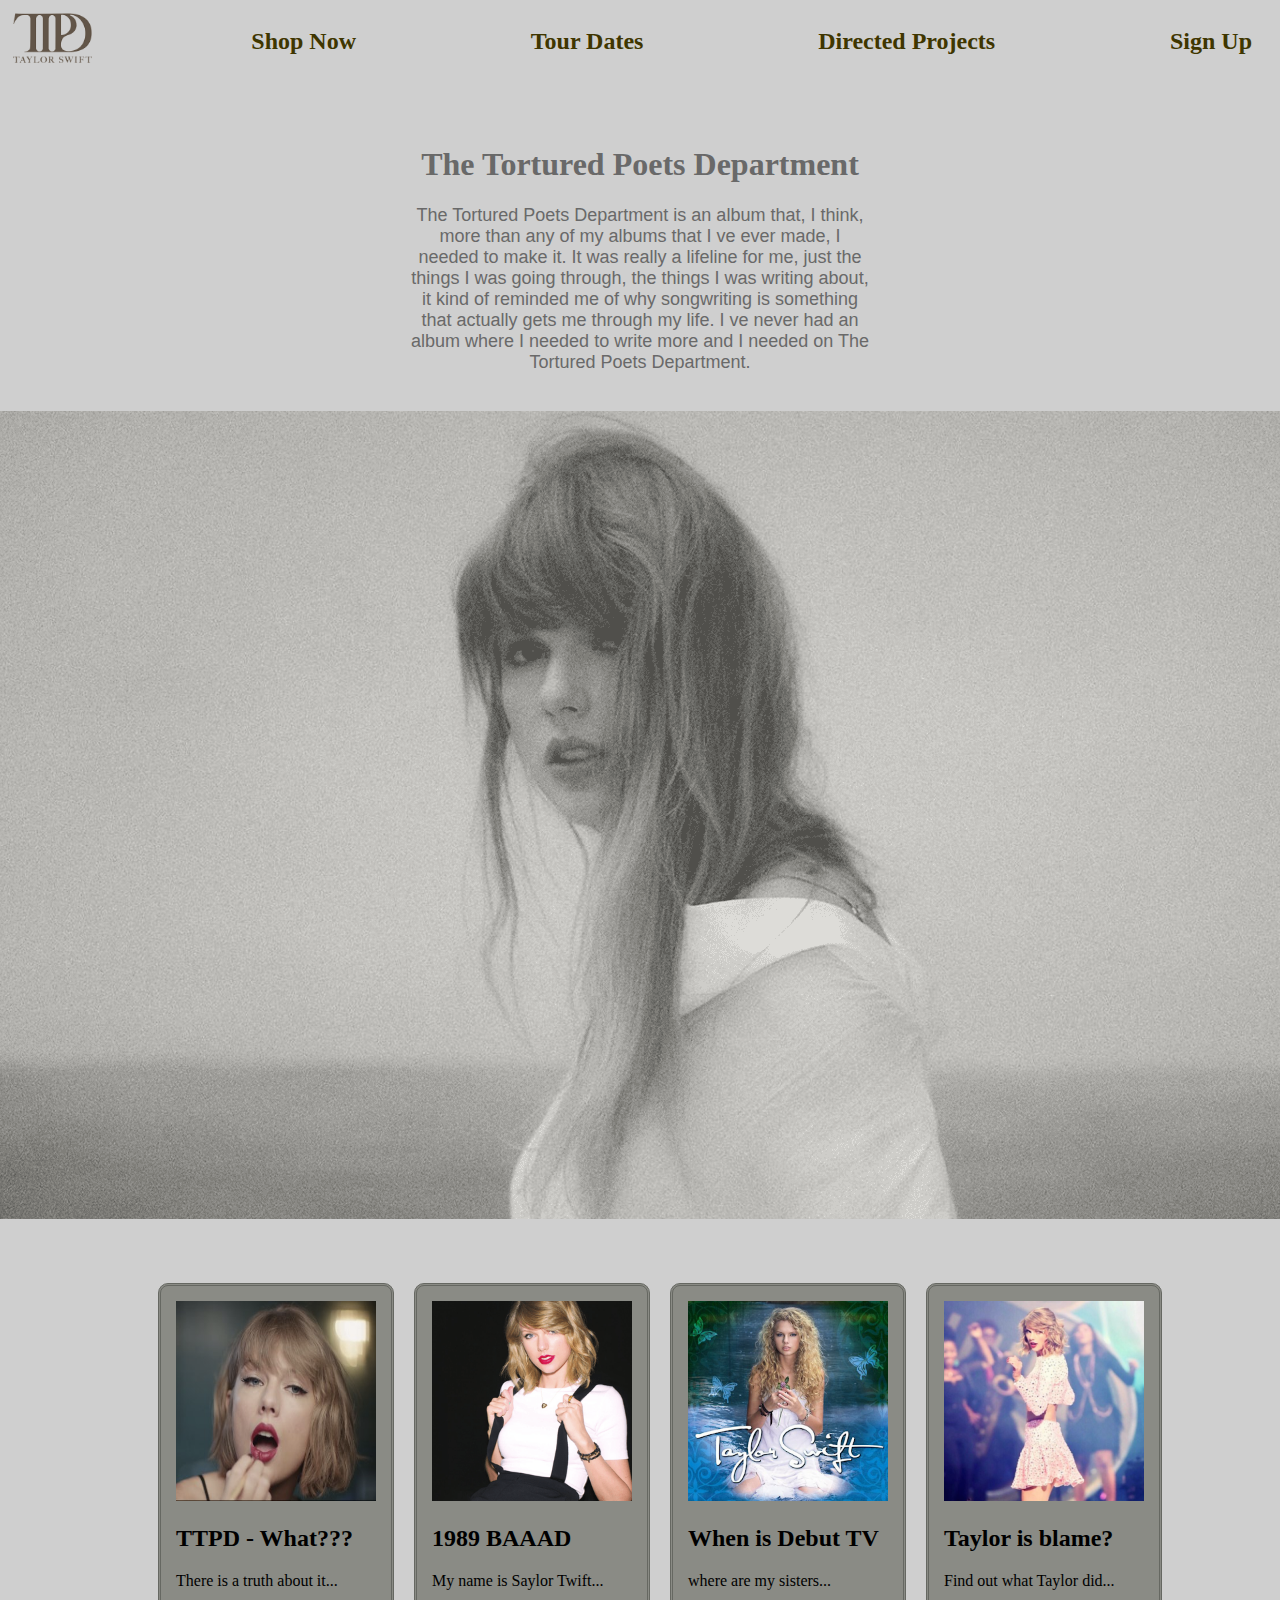
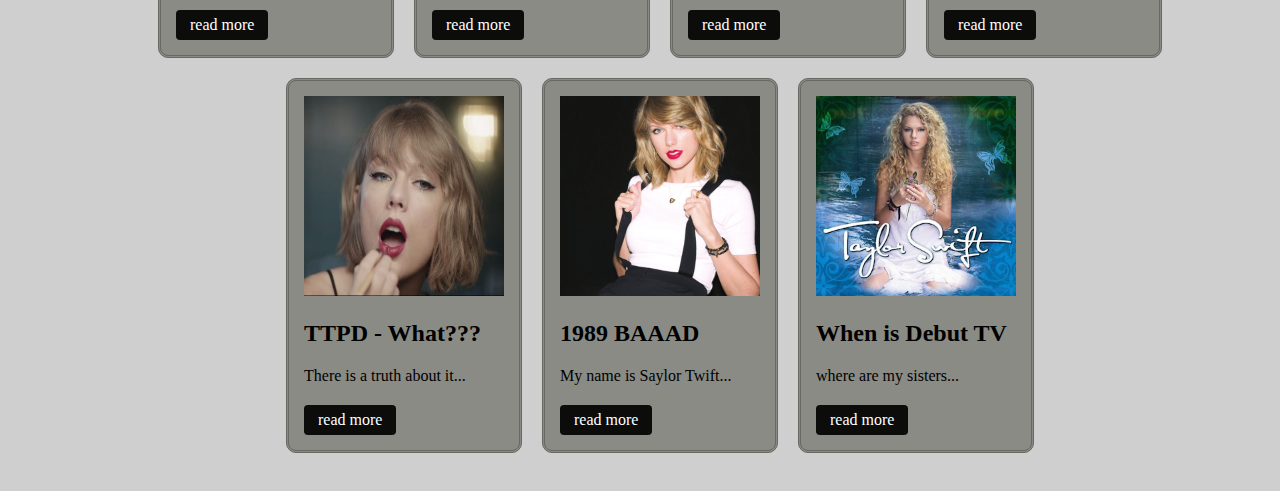
<file: practical6-flex.html>
<!DOCTYPE html>
<html lang="en">
    <head>
        <meta charset="UTF-8">
        <title>Practical 6</title>
        <style>
            body {
                background-color: rgb(207, 207, 207);
            }
            .navigationbar {
                display: flex;
                flex-direction: row;
                justify-content: space-between;
                list-style-type: none;
                padding: 0; 
                margin: 0;
                overflow: hidden;
            }
            .navigationbar img {
                height:50px;
                padding:5px;
            }
            .navigationbar a {
                font-family:'Times New Roman', Times, serif;
                font-size: x-large;
                font-weight: bold;
                float: right;
                display: block;
                color: #3f3600;
                text-align: center;
                padding: 20px 20px;
                text-decoration: none;
            }
            .navigationbar a:hover {
                background-color: rgb(168, 163, 158);
            }
            .hero_block {
                display: flex;
                flex-wrap: wrap;
                justify-content: center;
                align-items: center;
                padding: 30px;
            }
            .left {
                padding: 20px;
                text-align: center;
                box-sizing: border-box;
            }
            .right {
                text-align: center;
                text-align: center;
                box-sizing: border-box;
            }
            h1 {
                margin-top: 20;
                font-family: 'Times New Roman', Times, serif;
                font-size: xx-large;
                font-weight: bold;
                text-align: center;
                color: dimgrey;
            }
            p {
                font-family: 'Lucida Sans', 'Lucida Sans Regular', 'Lucida Grande', 'Lucida Sans Unicode', Geneva, Verdana, sans-serif;
                font-size: large;
                color: dimgrey;
                text-align: center;
                padding-left: 30%;
                padding-right: 30%;
            }
            .newssection {
                display: flex;
                flex-wrap:wrap;
                justify-content: center;
                padding: 20px;
                width:100%;
            }
            .newsitem {
                padding: 15px;
                border-radius: 10px;
                background-color: rgb(138, 139, 133);
                margin: 10px;
                max-width: 200px;
                border-style: double;
                border-color: rgb(102, 104, 98);
            }
            .ReadMoreButton {
                text-align: center;
                background-color: #0c0c0b;
                color: rgb(255, 255, 255);
                padding: 6px 14px;
                border-radius: 4px;
                border:none;
                text-decoration: none;
                margin-top: 20px;
                display: inline-block
            }
            .ReadMoreButton:hover {
                background-color: rgb(90, 90, 89);
            }

            </style>
    </head>
    <body>
        <header id="siteheader">
        <div class="navigationbar">
        <img src="logo.png" alt="TTPD Logo">
        <a href="#shopnow">Shop Now</a>
        <a href="#tourdates">Tour Dates</a>
        <a href="#directedprojects">Directed Projects</a>
        <a href="#signup">Sign Up</a>
        </div>
        </header>
        <section class="hero_block">
            <article class="left">
                <h1>The Tortured Poets Department</h1>
                <p>The Tortured Poets Department is an album that, I think, more than any of my albums that I ve ever made, I needed to make it. It was really a lifeline for me, just the things I was going through, the things I was writing about, it kind of reminded me of why songwriting is something that actually gets me through my life. I ve never had an album where I needed to write more and I needed on The Tortured Poets Department.</p>
            </article>
            <aside>
                <div style="text-align: center;">
                <img src="thetorturedpoetsdepartment.png">
            </div>
            </aside>
        </section>
    </div>
    <section class="newssection">
        <div class="newsitem">
            <img src="ttpd1.png" height="200" width="200"  alt="TTPD - What???">
            <h2 class="newstitle">TTPD - What???</h2>
            <p1 class="newsabout">There is a truth about it...</p1>
            <a href="#" class="ReadMoreButton">read more</a>
        </div>
        <div class="newsitem">
            <img src="ttpd2.png" height="200" width="200"  alt="TTPD - What???">
            <h2 class="newstitle">1989 BAAAD</h2>
            <p1 class="newsabout">My name is Saylor Twift...</p1>
            <a href="#" class="ReadMoreButton">read more</a>
        </div>
        <div class="newsitem">
            <img src="ttpd3.png" height="200" width="200"  alt="TTPD - What???">
            <h2 class="newstitle">When is Debut TV</h2>
            <p1 class="newsabout">where are my sisters...</p1>
            <a href="#" class="ReadMoreButton">read more</a>
        </div>
        <div class="newsitem">
            <img src="ttpd4.png" height="200" width="200"  alt="TTPD - What???">
            <h2 class="newstitle">Taylor is blame?</h2>
            <p1 class="newsabout">Find out what Taylor did...</p1>
            <a href="#" class="ReadMoreButton">read more</a>
        </div>
        <div class="newsitem">
            <img src="ttpd1.png" height="200" width="200"  alt="TTPD - What???">
            <h2 class="newstitle">TTPD - What???</h2>
            <p1 class="newsabout">There is a truth about it...</p1>
            <a href="#" class="ReadMoreButton">read more</a>
        </div>
        <div class="newsitem">
            <img src="ttpd2.png" height="200" width="200"  alt="TTPD - What???">
            <h2 class="newstitle">1989 BAAAD</h2>
            <p1 class="newsabout">My name is Saylor Twift...</p1>
            <a href="#" class="ReadMoreButton">read more</a>
        </div>
        <div class="newsitem">
            <img src="ttpd3.png" height="200" width="200"  alt="TTPD - What???">
            <h2 class="newstitle">When is Debut TV</h2>
            <p1 class="newsabout">where are my sisters...</p1>
            <a href="#" class="ReadMoreButton">read more</a>
        </div>
    </section>

</body>
</html>
</file>
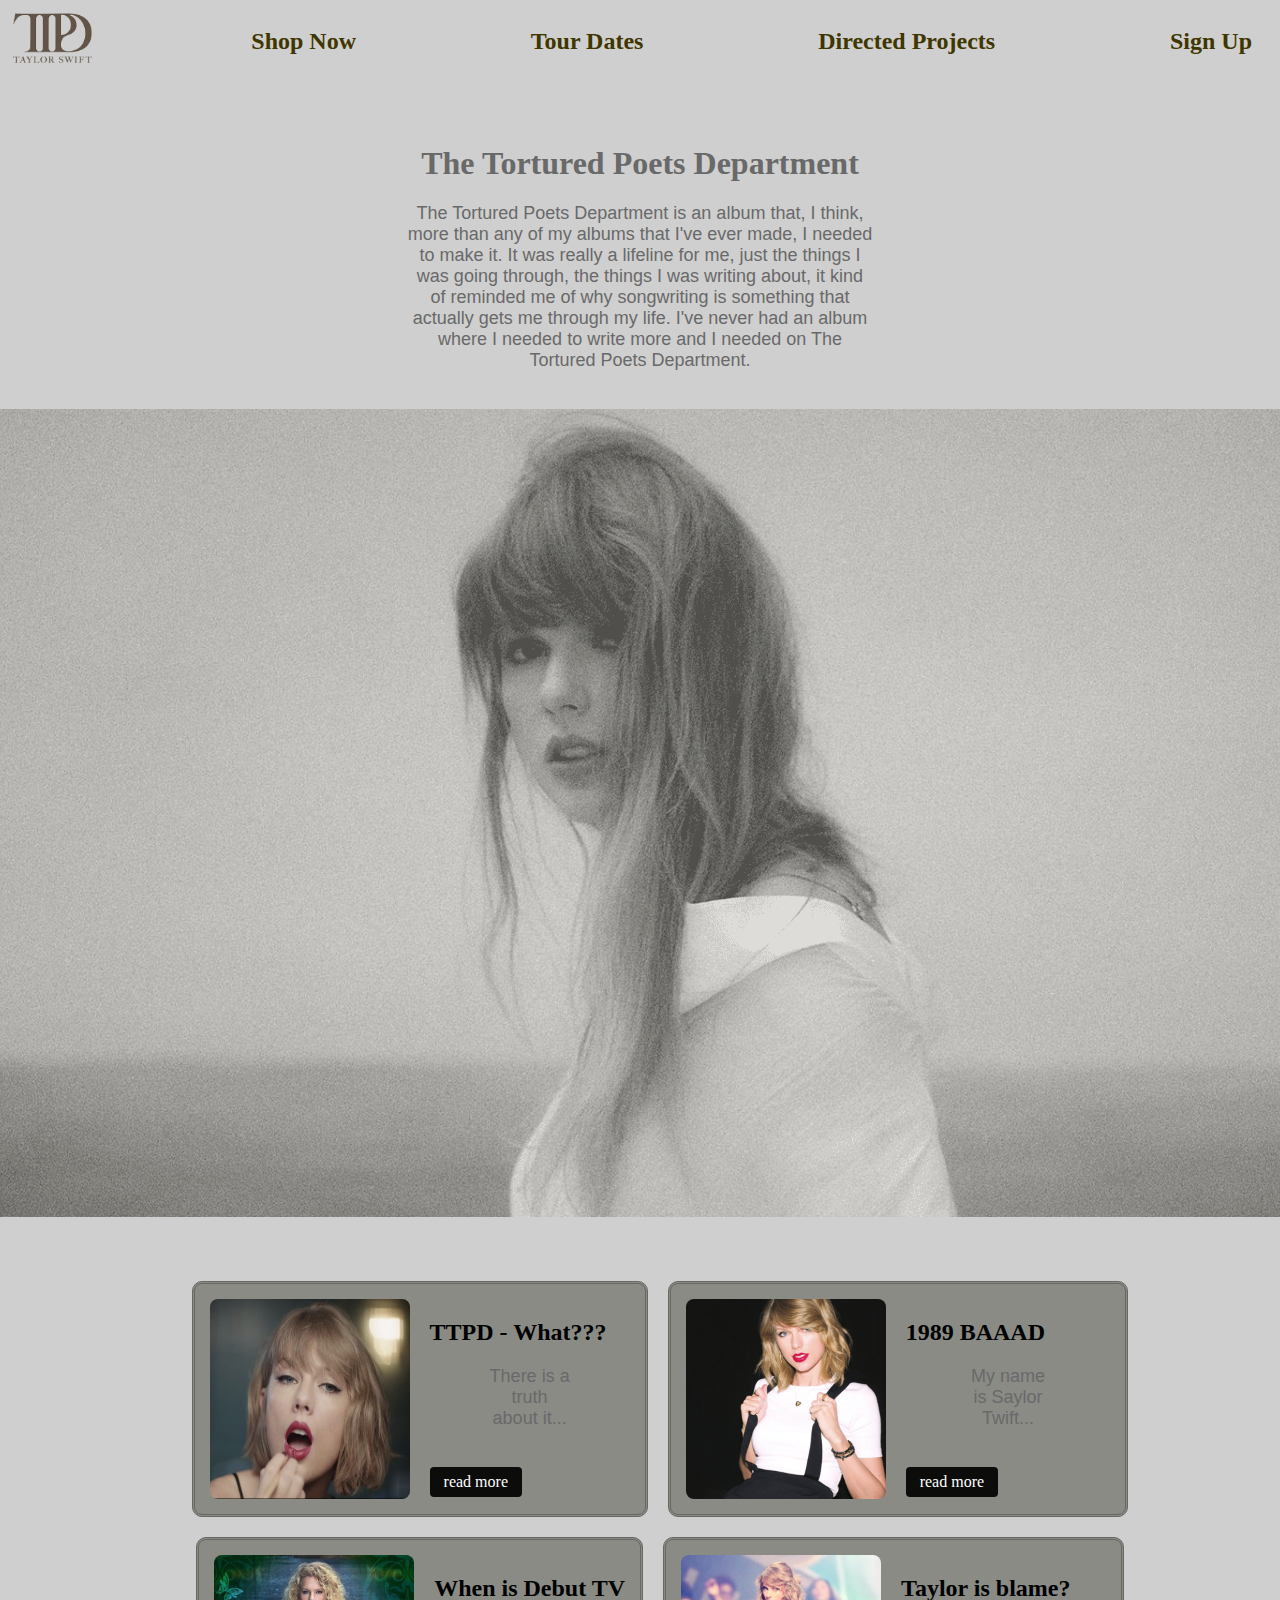
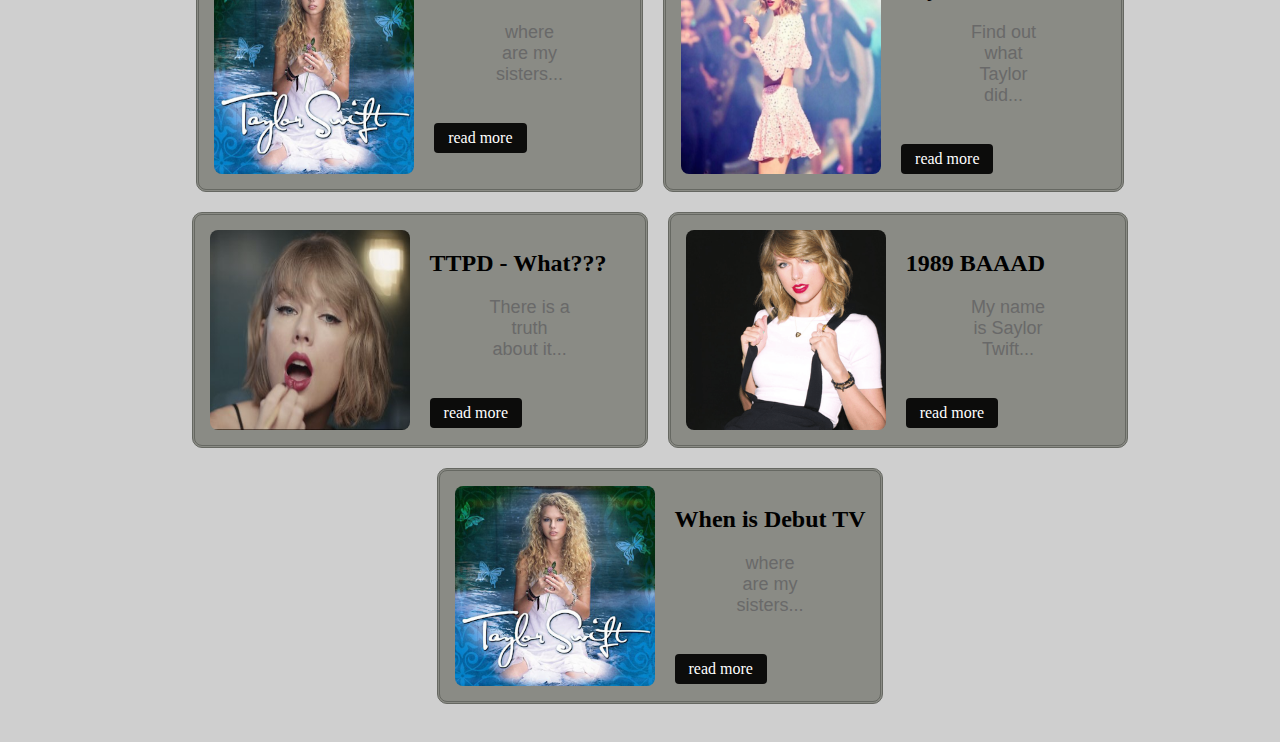
<file: practical6-grid.html.html>
<!DOCTYPE html>
<html lang="en">
<head>
    <meta charset="UTF-8">
    <title>Practical 6</title>
    <style>
        body {
            background-color: rgb(207, 207, 207);
        }
        .navigationbar {
            display: flex;
            flex-direction: row;
            justify-content: space-between;
            list-style-type: none;
            padding: 0; 
            margin: 0;
            overflow: hidden;
        }
        .navigationbar img {
            height:50px;
            padding:5px;
        }
        .navigationbar a {
            font-family:'Times New Roman', Times, serif;
            font-size: x-large;
            font-weight: bold;
            float: right;
            display: block;
            color: #3f3600;
            text-align: center;
            padding: 20px 20px;
            text-decoration: none;
        }
        .navigationbar a:hover {
            background-color: rgb(168, 163, 158);
        }
        .hero_block {
            display: flex;
            flex-wrap: wrap;
            justify-content: center;
            align-items: center;
            padding: 30px;
        }
        .left {
            padding: 20px;
            text-align: center;
            box-sizing: border-box;
        }
        .right {
            text-align: center;
            box-sizing: border-box;
        }
        h1 {
            margin-top: 20px;
            font-family: 'Times New Roman', Times, serif;
            font-size: xx-large;
            font-weight: bold;
            text-align: center;
            color: dimgrey;
        }
        p {
            font-family: 'Lucida Sans', 'Lucida Sans Regular', 'Lucida Grande', 'Lucida Sans Unicode', Geneva, Verdana, sans-serif;
            font-size: large;
            color: dimgrey;
            text-align: center;
            padding-left: 30%;
            padding-right: 30%;
        }
        .newssection {
            display: flex;
            flex-wrap: wrap;
            justify-content: center;
            padding: 20px;
            width: 100%;
        }
        .newsitem {
            display: flex;
            flex-direction: row;
            padding: 15px;
            border-radius: 10px;
            background-color: rgb(138, 139, 133);
            margin: 10px;
            max-width: 600px;
            border-style: double;
            border-color: rgb(102, 104, 98);
        }
        .newsitem img {
            max-width: 200px;
            height: auto;
            border-radius: 8px;
            margin-right: 20px;
        }
        .newscontent {
            flex: 1;
        }
        .ReadMoreButton {
            text-align: center;
            background-color: #0c0c0b;
            color: rgb(255, 255, 255);
            padding: 6px 14px;
            border-radius: 4px;
            border:none;
            text-decoration: none;
            margin-top: 20px;
            display: inline-block;
        }
        .ReadMoreButton:hover {
            background-color: rgb(90, 90, 89);
        }
    </style>
</head>
<body>
    <header id="siteheader">
        <div class="navigationbar">
            <img src="logo.png" alt="TTPD Logo">
            <a href="#shopnow">Shop Now</a>
            <a href="#tourdates">Tour Dates</a>
            <a href="#directedprojects">Directed Projects</a>
            <a href="#signup">Sign Up</a>
        </div>
    </header>
    <section class="hero_block">
        <article class="left">
            <h1>The Tortured Poets Department</h1>
            <p>The Tortured Poets Department is an album that, I think, more than any of my albums that I've ever made, I needed to make it. It was really a lifeline for me, just the things I was going through, the things I was writing about, it kind of reminded me of why songwriting is something that actually gets me through my life. I've never had an album where I needed to write more and I needed on The Tortured Poets Department.</p>
        </article>
        <aside class="right">
            <div style="text-align: center;">
                <img src="thetorturedpoetsdepartment.png">
            </div>
        </aside>
    </section>
    <section class="newssection">
        <div class="newsitem">
            <img src="ttpd1.png" height="200" width="200"  alt="TTPD - What???">
            <div class="newscontent">
                <h2 class="newstitle">TTPD - What???</h2>
                <p class="newsabout">There is a truth about it...</p>
                <a href="#" class="ReadMoreButton">read more</a>
            </div>
        </div>
        <div class="newsitem">
            <img src="ttpd2.png" height="200" width="200"  alt="TTPD - What???">
            <div class="newscontent">
                <h2 class="newstitle">1989 BAAAD</h2>
                <p class="newsabout">My name is Saylor Twift...</p>
                <a href="#" class="ReadMoreButton">read more</a>
            </div>
        </div>
        <div class="newsitem">
            <img src="ttpd3.png" height="200" width="200"  alt="TTPD - What???">
            <div class="newscontent">
                <h2 class="newstitle">When is Debut TV</h2>
                <p class="newsabout">where are my sisters...</p>
                <a href="#" class="ReadMoreButton">read more</a>
            </div>
        </div>
        <div class="newsitem">
            <img src="ttpd4.png" height="200" width="200"  alt="TTPD - What???">
            <div class="newscontent">
                <h2 class="newstitle">Taylor is blame?</h2>
                <p class="newsabout">Find out what Taylor did...</p>
                <a href="#" class="ReadMoreButton">read more</a>
            </div>
        </div>
        <div class="newsitem">
            <img src="ttpd1.png" height="200" width="200"  alt="TTPD - What???">
            <div class="newscontent">
                <h2 class="newstitle">TTPD - What???</h2>
                <p class="newsabout">There is a truth about it...</p>
                <a href="#" class="ReadMoreButton">read more</a>
            </div>
        </div>
        <div class="newsitem">
            <img src="ttpd2.png" height="200" width="200"  alt="TTPD - What???">
            <div class="newscontent">
                <h2 class="newstitle">1989 BAAAD</h2>
                <p class="newsabout">My name is Saylor Twift...</p>
                <a href="#" class="ReadMoreButton">read more</a>
            </div>
        </div>
        <div class="newsitem">
            <img src="ttpd3.png" height="200" width="200"  alt="TTPD - What???">
            <div class="newscontent">
                <h2 class="newstitle">When is Debut TV</h2>
                <p class="newsabout">where are my sisters...</p>
                <a href="#" class="ReadMoreButton">read more</a>
            </div>
        </div>
    </section>
</body>
</html>
</file>
<file: assets/css/style.css>
/**
* Template Name: Lonely
* Template URL: https://bootstrapmade.com/free-html-bootstrap-template-lonely/
* Updated: Mar 17 2024 with Bootstrap v5.3.3
* Author: BootstrapMade.com
* License: https://bootstrapmade.com/license/
*/

/*--------------------------------------------------------------
# General
--------------------------------------------------------------*/
body {
  font-family: "Open Sans", sans-serif;
  color: #5a656e;
}

a {
  color: #d43076;
  text-decoration: none;
}

a:hover {
  color: #dd5a92;
  text-decoration: none;
}

h1,
h2,
h3,
h4,
h5,
h6 {
  font-family: "Playfair Display", serif;
}

/*--------------------------------------------------------------
# Back to top button
--------------------------------------------------------------*/
.back-to-top {
  position: fixed;
  visibility: hidden;
  opacity: 0;
  right: 15px;
  bottom: 15px;
  z-index: 9999;
  background: #d43076;
  width: 40px;
  height: 40px;
  border-radius: 50px;
  transition: all 0.4s;
}

.back-to-top i {
  font-size: 24px;
  color: #fff;
  line-height: 0;
}

.back-to-top:hover {
  background: #db528c;
  color: #fff;
}

.back-to-top.active {
  visibility: visible;
  opacity: 1;
}

/*--------------------------------------------------------------
# Header
--------------------------------------------------------------*/
#header {
  transition: all 0.5s;
  z-index: 997;
  transition: all 0.5s;
  height: 60px;
  background: #fff;
  box-shadow: 0px 0px 20px 0px rgba(0, 0, 0, 0.12);
}

#header .logo h1 {
  font-size: 26px;
  margin: 0;
  padding: 6px 0;
  line-height: 1;
  font-weight: 500;
  letter-spacing: 3px;
  text-transform: uppercase;
}

#header .logo h1 a,
#header .logo h1 a:hover {
  color: #2c4964;
  text-decoration: none;
}

#header .logo img {
  padding: 0;
  margin: 0;
  max-height: 40px;
}

.scrolled-offset {
  margin-top: 60px;
}

/*--------------------------------------------------------------
# Navigation Menu
--------------------------------------------------------------*/
/**
* Desktop Navigation 
*/
.navbar {
  padding: 0;
}

.navbar ul {
  margin: 0;
  padding: 0;
  display: flex;
  list-style: none;
  align-items: center;
}

.navbar li {
  position: relative;
}

.navbar a,
.navbar a:focus {
  display: flex;
  align-items: center;
  justify-content: space-between;
  padding: 10px 0 10px 30px;
  font-size: 14px;
  color: #2c4964;
  white-space: nowrap;
  transition: 0.3s;
}

.navbar a i,
.navbar a:focus i {
  font-size: 12px;
  line-height: 0;
  margin-left: 5px;
}

.navbar a:hover,
.navbar .active,
.navbar .active:focus,
.navbar li:hover>a {
  color: #d43076;
}

.navbar .dropdown ul {
  display: block;
  position: absolute;
  left: 14px;
  top: 100%;
  margin: 0;
  padding: 10px 0;
  z-index: 99;
  opacity: 0;
  visibility: hidden;
  background: #fff;
  box-shadow: 0px 0px 30px rgba(127, 137, 161, 0.25);
  transition: 0.3s;
  border-radius: 4px;
}

.navbar .dropdown ul li {
  min-width: 200px;
}

.navbar .dropdown ul a {
  padding: 10px 20px;
  text-transform: none;
}

.navbar .dropdown ul a i {
  font-size: 12px;
}

.navbar .dropdown ul a:hover,
.navbar .dropdown ul .active:hover,
.navbar .dropdown ul li:hover>a {
  color: #d43076;
}

.navbar .dropdown:hover>ul {
  opacity: 1;
  visibility: visible;
}

.navbar .dropdown .dropdown ul {
  top: 0;
  left: calc(100% - 30px);
  visibility: hidden;
}

.navbar .dropdown .dropdown:hover>ul {
  opacity: 1;
  top: 0;
  left: 100%;
  visibility: visible;
}

@media (max-width: 1366px) {
  .navbar .dropdown .dropdown ul {
    left: -90%;
  }

  .navbar .dropdown .dropdown:hover>ul {
    left: -100%;
  }
}

/**
* Mobile Navigation 
*/
.mobile-nav-toggle {
  color: #2c4964;
  font-size: 28px;
  cursor: pointer;
  display: none;
  line-height: 0;
  transition: 0.5s;
}

.mobile-nav-toggle.bi-x {
  color: #fff;
}

@media (max-width: 991px) {
  .mobile-nav-toggle {
    display: block;
  }

  .navbar ul {
    display: none;
  }
}

.navbar-mobile {
  position: fixed;
  overflow: hidden;
  top: 0;
  right: 0;
  left: 0;
  bottom: 0;
  background: rgba(13, 21, 29, 0.6);
  transition: 0.3s;
  z-index: 998;
}

.navbar-mobile .mobile-nav-toggle {
  position: absolute;
  top: 15px;
  right: 15px;
}

.navbar-mobile ul {
  display: block;
  position: absolute;
  top: 55px;
  right: 15px;
  bottom: 15px;
  left: 15px;
  padding: 10px 0;
  border-radius: 10px;
  background-color: #fff;
  overflow-y: auto;
  transition: 0.3s;
}

.navbar-mobile a,
.navbar-mobile a:focus {
  padding: 10px 20px;
  font-size: 15px;
  color: #2c4964;
}

.navbar-mobile a:hover,
.navbar-mobile .active,
.navbar-mobile li:hover>a {
  color: #d43076;
}

.navbar-mobile .getstarted,
.navbar-mobile .getstarted:focus {
  margin: 15px;
}

.navbar-mobile .dropdown ul {
  position: static;
  display: none;
  margin: 10px 20px;
  padding: 10px 0;
  z-index: 99;
  opacity: 1;
  visibility: visible;
  background: #fff;
  box-shadow: 0px 0px 30px rgba(127, 137, 161, 0.25);
}

.navbar-mobile .dropdown ul li {
  min-width: 200px;
}

.navbar-mobile .dropdown ul a {
  padding: 10px 20px;
}

.navbar-mobile .dropdown ul a i {
  font-size: 12px;
}

.navbar-mobile .dropdown ul a:hover,
.navbar-mobile .dropdown ul .active:hover,
.navbar-mobile .dropdown ul li:hover>a {
  color: #d43076;
}

.navbar-mobile .dropdown>.dropdown-active {
  display: block;
}

/*--------------------------------------------------------------
# Hero Section
--------------------------------------------------------------*/
#hero {
  width: 100%;
  height: 75vh;
  background: url("../img/hero-bg.jpg") top center;
  background-size: cover;
  padding: 0 15px;
}

#hero h1 {
  margin: 0 0 10px 0;
  font-size: 80px;
  font-weight: 700;
  line-height: 56px;
  font-family:'Times New Roman', Times, serif;
  color: hsl(194, 100%, 67%);
  text-transform: uppercase;
  -webkit-text-stroke: 1px #ffffff
}

#hero h2 {
  margin-bottom: 10px;
  font-size: 40px;
  font-weight: 300;
  font-family:'Times New Roman', Times, serif;
  color: #83ffea;
  text-transform: uppercase;
  -webkit-text-stroke: 1px #000000
}

#hero .btn-get-started {
  font-size: 64px;
  transition: 0.5s;
  color: #fff;
  height: 60px;
}

#hero .btn-get-started:hover {
  padding-top: 10px;
  color: #d43076;
}

@media (min-width: 1024px) {
  #hero {
    background-attachment: fixed;
  }
}

@media (max-width: 768px) {
  #hero h1 {
    font-size: 28px;
    line-height: 36px;
  }

  #hero h2 {
    font-size: 18px;
    line-height: 24px;
    margin-bottom: 30px;
  }
}

/*--------------------------------------------------------------
# Sections General
--------------------------------------------------------------*/
section {
  padding: 60px 0;
}

.section-bg {
  background: linear-gradient(180deg, #f2f6f9 0%, #fff 100%);
}

.section-title {
  padding-bottom: 30px;
}

.section-title h2 {
  font-size: 32px;
  font-weight: bold;
  margin-bottom: 15px;
  padding-bottom: 15px;
  position: relative;
  color: #345676;
}

.section-title h2::after {
  content: "";
  position: absolute;
  display: block;
  width: 50px;
  height: 3px;
  background: #d43076;
  bottom: 0;
  left: 0;
}

.section-title p {
  margin-bottom: 0;
}

/*--------------------------------------------------------------
# Breadcrumbs
--------------------------------------------------------------*/
.breadcrumbs {
  padding: 15px 0;
  background-color: #fcf2f7;
  min-height: 40px;
}

.breadcrumbs h2 {
  font-size: 24px;
  font-weight: 300;
}

.breadcrumbs ol {
  display: flex;
  flex-wrap: wrap;
  list-style: none;
  padding: 0;
  margin: 0;
  font-size: 14px;
}

.breadcrumbs ol li+li {
  padding-left: 10px;
}

.breadcrumbs ol li+li::before {
  display: inline-block;
  padding-right: 10px;
  color: #6c757d;
  content: "/";
}

@media (max-width: 768px) {
  .breadcrumbs .d-flex {
    display: block !important;
  }

  .breadcrumbs ol {
    display: block;
  }

  .breadcrumbs ol li {
    display: inline-block;
  }
}

/*--------------------------------------------------------------
# About
--------------------------------------------------------------*/
.about .content h3 {
  font-weight: 500;
  font-size: 34px;
  color: #2c4964;
}

.about .content p {
  margin-bottom: 0;
}

.about .content .count-box {
  padding: 20px 0;
  width: 100%;
}

.about .content .count-box i {
  display: block;
  font-size: 36px;
  color: #eeafca;
  float: left;
  line-height: 0;
}

.about .content .count-box span {
  font-size: 36px;
  line-height: 20px;
  display: block;
  font-weight: 700;
  color: #2c4964;
  margin-left: 50px;
  font-family: "Playfair Display", serif;
}

.about .content .count-box p {
  margin: 0 0 0 50px;
  font-family: "Playfair Display", serif;
  font-size: 14px;
  color: #437099;
}

.about .content .count-box a {
  font-weight: 600;
  display: block;
  margin-top: 20px;
  color: #437099;
  font-size: 15px;
  font-family: "Poppins", sans-serif;
  transition: ease-in-out 0.3s;
}

.about .content .count-box a:hover {
  color: #6b96be;
}

.about .image {
  background: url("../img/me.jpg") center center no-repeat;
  background-size: cover;
  min-height: 400px;
}

@media (max-width: 991px) {
  .about .image {
    text-align: center;
  }

  .about .image img {
    max-width: 80%;
  }
}

@media (max-width: 667px) {
  .about .image img {
    max-width: 100%;
  }
}


.about .content {
  padding: 30px 0;
}

body {
  margin: 0;
  height: 100vh;
  font-weight: 100;
  background: radial-gradient(#eccae2,#97faed);
  -webkit-animation: fadeIn 1 1s ease-out;
  -moz-animation: fadeIn 1 1s ease-out;
  -o-animation: fadeIn 1 1s ease-out;
  animation: fadeIn 1 1s ease-out;
}

.light {
  position: absolute;
  width: 0px;
  opacity: .75;
  background-color: white;
  box-shadow: #e9f1f1 0px 0px 20px 2px;
  opacity: 0;
  top: 100vh;
  bottom: 0px;
  left: 0px;
  right: 0px;
  margin: auto;
}

.x1{
-webkit-animation: floatUp 4s infinite linear;
-moz-animation: floatUp 4s infinite linear;
-o-animation: floatUp 4s infinite linear;
animation: floatUp 4s infinite linear;
 -webkit-transform: scale(1.0);
 -moz-transform: scale(1.0);
 -o-transform: scale(1.0);
transform: scale(1.0);
}

.x2{
-webkit-animation: floatUp 7s infinite linear;
-moz-animation: floatUp 7s infinite linear;
-o-animation: floatUp 7s infinite linear;
animation: floatUp 7s infinite linear;
-webkit-transform: scale(1.6);
-moz-transform: scale(1.6);
-o-transform: scale(1.6);
transform: scale(1.6);
left: 15%;
}

.x3{
-webkit-animation: floatUp 2.5s infinite linear;
-moz-animation: floatUp 2.5s infinite linear;
-o-animation: floatUp 2.5s infinite linear;
animation: floatUp 2.5s infinite linear;
-webkit-transform: scale(.5);
-moz-transform: scale(.5);
-o-transform: scale(.5);
transform: scale(.5);
left: -15%;
}

.x4{
-webkit-animation: floatUp 4.5s infinite linear;
-moz-animation: floatUp 4.5s infinite linear;
-o-animation: floatUp 4.5s infinite linear;
animation: floatUp 4.5s infinite linear;
-webkit-transform: scale(1.2);
-moz-transform: scale(1.2);
-o-transform: scale(1.2);
transform: scale(1.2);
left: -34%;
}

.x5{
-webkit-animation: floatUp 8s infinite linear;
-moz-animation: floatUp 8s infinite linear;
-o-animation: floatUp 8s infinite linear;
animation: floatUp 8s infinite linear;
-webkit-transform: scale(2.2);
-moz-transform: scale(2.2);
-o-transform: scale(2.2);
transform: scale(2.2);
left: -57%;
}

.x6{
-webkit-animation: floatUp 3s infinite linear;
-moz-animation: floatUp 3s infinite linear;
-o-animation: floatUp 3s infinite linear;
animation: floatUp 3s infinite linear;
-webkit-transform: scale(.8);
-moz-transform: scale(.8);
-o-transform: scale(.8);
transform: scale(.8);
left: -81%;
}

.x7{
-webkit-animation: floatUp 5.3s infinite linear;
-moz-animation: floatUp 5.3s infinite linear;
-o-animation: floatUp 5.3s infinite linear;
animation: floatUp 5.3s infinite linear;
-webkit-transform: scale(3.2);
-moz-transform: scale(3.2);
-o-transform: scale(3.2);
transform: scale(3.2);
left: 37%;
}

.x8{
-webkit-animation: floatUp 4.7s infinite linear;
-moz-animation: floatUp 4.7s infinite linear;
-o-animation: floatUp 4.7s infinite linear;
animation: floatUp 4.7s infinite linear;
-webkit-transform: scale(1.7);
-moz-transform: scale(1.7);
-o-transform: scale(1.7);
transform: scale(1.7);
left: 62%;
}

.x9{
-webkit-animation: floatUp 4.1s infinite linear;
-moz-animation: floatUp 4.1s infinite linear;
-o-animation: floatUp 4.1s infinite linear;
animation: floatUp 4.1s infinite linear;
-webkit-transform: scale(0.9);
-moz-transform: scale(0.9);
-o-transform: scale(0.9);
transform: scale(0.9);
left: 85%;
}


@-webkit-keyframes floatUp{
0%{top: 100vh; opacity: 0;}
25%{opacity: 1;}
50%{top: 0vh; opacity: .8;}
75%{opacity: 1;}
100%{top: -100vh; opacity: 0;}
}
@-moz-keyframes floatUp{
0%{top: 100vh; opacity: 0;}
25%{opacity: 1;}
50%{top: 0vh; opacity: .8;}
75%{opacity: 1;}
100%{top: -100vh; opacity: 0;}
}
@-o-keyframes floatUp{
0%{top: 100vh; opacity: 0;}
25%{opacity: 1;}
50%{top: 0vh; opacity: .8;}
75%{opacity: 1;}
100%{top: -100vh; opacity: 0;}
}
@keyframes floatUp{
0%{top: 100vh; opacity: 0;}
25%{opacity: 1;}
50%{top: 0vh; opacity: .8;}
75%{opacity: 1;}
100%{top: -100vh; opacity: 0;}
}

#head1, #head2,#head3, #head4, #head5{
opacity: 0;
}

#head1{
-webkit-animation: fadeOut 1 5s ease-in;
-moz-animation: fadeOut 1 5s ease-in;
-o-animation: fadeOut 1 5s ease-in;
animation: fadeOut 1 5s ease-in;
}

#head2{
-webkit-animation: fadeOut 1 5s ease-in;
-moz-animation: fadeOut 1 5s ease-in;
-o-animation: fadeOut 1 5s ease-in;
animation: fadeOut 1 5s ease-in;
-webkit-animation-delay: 6s;
-moz-animation-delay: 6s;
-o-animation-delay: 6s;
animation-delay: 6s;
}

#head3{
-webkit-animation: fadeOut 1 5s ease-in;
-moz-animation: fadeOut 1 5s ease-in;
-o-animation: fadeOut 1 5s ease-in;
animation: fadeOut 1 5s ease-in;
-webkit-animation-delay: 12s;
-moz-animation-delay: 12s;
-o-animation-delay: 12s;
animation-delay: 12s;
}

#head4{
-webkit-animation: fadeOut 1 5s ease-in;
-moz-animation: fadeOut 1 5s ease-in;
-o-animation: fadeOut 1 5s ease-in;
animation: fadeOut 1 5s ease-in;
-webkit-animation-delay: 17s;
-moz-animation-delay: 17s;
-o-animation-delay: 17s;
animation-delay: 17s;
}

#head5{
-webkit-animation: finalFade 1 5s ease-in;
-moz-animation: finalFade 1 5s ease-in;
-o-animation: finalFade 1 5s ease-in;
animation: finalFade 1 5s ease-in;
-webkit-animation-fill-mode: forwards;
-moz-animation-fill-mode: forwards;
-o-animation-fill-mode: forwards;
animation-fill-mode: forwards;
-webkit-animation-delay: 22s;
-moz-animation-delay: 22s;
-o-animation-delay: 22s;
animation-delay: 22s;
}

@-webkit-keyframes fadeIn{
from{opacity: 0;}
to{opacity: 1;}
}

@-moz-keyframes fadeIn{
from{opacity: 0;}
to{opacity: 1;}
}

@-o-keyframes fadeIn{
from{opacity: 0;}
to{opacity: 1;}
}

@keyframes fadeIn{
from{opacity: 0;}
to{opacity: 1;}
}

@-webkit-keyframes fadeOut{
0%{opacity: 0;}
30%{opacity: 1;}
80%{opacity: .9;}
100%{opacity: 0;}
}

@-moz-keyframes fadeOut{
0%{opacity: 0;}
30%{opacity: 1;}
80%{opacity: .9;}
100%{opacity: 0;}
}

@-o-keyframes fadeOut{
0%{opacity: 0;}
30%{opacity: 1;}
80%{opacity: .9;}
100%{opacity: 0;}
}

@keyframes fadeOut{
0%{opacity: 0;}
30%{opacity: 1;}
80%{opacity: .9;}
100%{opacity: 0;}
}

@-webkit-keyframes finalFade{
0%{opacity: 0;}
30%{opacity: 1;}
80%{opacity: .9;}
100%{opacity: 1;}
}

@-moz-keyframes finalFade{
0%{opacity: 0;}
30%{opacity: 1;}
80%{opacity: .9;}
100%{opacity: 1;}
}

@-o-keyframes finalFade{
0%{opacity: 0;}
30%{opacity: 1;}
80%{opacity: .9;}
100%{opacity: 1;}
}

@keyframes finalFade{
0%{opacity: 0;}
30%{opacity: 1;}
80%{opacity: .9;}
100%{opacity: 1;}
}
/*--------------------------------------------------------------
# Skills
--------------------------------------------------------------*/
.skills .progress {
  height: 50px;
  display: block;
  background: none;
}

.skills .progress .skill {
  padding: 10px 0;
  margin: 0 0 6px 0;
  text-transform: uppercase;
  display: block;
  font-weight: 600;
  font-family: "Poppins", sans-serif;
  color: #2c4964;
}

.skills .progress .skill .val {
  float: right;
  font-style: normal;
}

.skills .progress-bar-wrap {
  background: #fbeaf1;
}

.skills .progress-bar {
  width: 1px;
  height: 10px;
  transition: 0.9s;
  background-color: #dd5a92;
}

/*--------------------------------------------------------------
# Resume
--------------------------------------------------------------*/
.resume .resume-title {
  font-size: 26px;
  font-weight: 500;
  margin-top: 20px;
  margin-bottom: 20px;
  color: #4b7dab;
  font-family: "Poppins", sans-serif;
}

.resume .resume-item {
  padding: 0 0 20px 20px;
  margin-top: -2px;
  border-left: 2px solid #d43076;
  position: relative;
}

.resume .resume-item h4 {
  line-height: 18px;
  font-size: 18px;
  font-weight: 600;
  color: #2c4964;
  margin-bottom: 10px;
}

.resume .resume-item h5 {
  font-size: 16px;
  background: #e4ebf3;
  padding: 5px 15px;
  display: inline-block;
  font-weight: 400;
  margin-bottom: 10px;
  font-family: "Poppins", sans-serif;
}

.resume .resume-item ul {
  padding-left: 20px;
}

.resume .resume-item ul li {
  padding-bottom: 10px;
}

.resume .resume-item:last-child {
  padding-bottom: 0;
}

.resume .resume-item::before {
  content: "";
  position: absolute;
  width: 16px;
  height: 16px;
  border-radius: 50px;
  left: -9px;
  top: 0;
  background: #fff;
  border: 2px solid #d43076;
}

/*--------------------------------------------------------------
# Services
--------------------------------------------------------------*/
.services .icon-box {
  padding: 20px 15px;
  position: relative;
  overflow: hidden;
  background: #fff;
  box-shadow: 0 0 29px 0 rgba(68, 88, 144, 0.2);
  transition: all 0.3s ease-in-out;
  border-radius: 8px;
  text-align: center;
  z-index: 1;
}

.services .icon-box::before {
  content: "";
  position: absolute;
  top: 0;
  left: 0;
  right: 0;
  height: 0;
  transition: ease-in-out 0.3s;
  z-index: -1;
}

.services .icon-box:hover::before {
  background: #d43076;
  height: 100%;
  border-radius: 0px;
}

.services .icon {
  margin: 0 auto 30px auto;
  padding-top: 10px;
  display: inline-block;
  text-align: center;
  border-radius: 50%;
  width: 60px;
  height: 60px;
  background: #d43076;
  transition: all 0.3s ease-in-out;
}

.services .icon i {
  font-size: 36px;
  line-height: 1;
  color: #fff;
}

.services .title {
  font-weight: 700;
  margin-bottom: 15px;
  font-size: 18px;
}

.services .title a {
  color: #111;
}

.services .description {
  font-size: 15px;
  line-height: 24px;
  margin-bottom: 0;
}

.services .icon-box:hover .title a,
.services .icon-box:hover .description {
  color: #fff;
}

.services .icon-box:hover .icon {
  background: #fff;
}

.services .icon-box:hover .icon i {
  color: #d43076;
}

@media (max-width: 768px) {
  .services .icon-box::before {
    bottom: 60%;
  }
}

/*--------------------------------------------------------------
# Portfolio
--------------------------------------------------------------*/
.portfolio .portfolio-item {
  margin-bottom: 30px;
}

.portfolio #portfolio-flters {
  padding: 0;
  margin: 0 auto 35px auto;
  list-style: none;
  text-align: center;
  background: #fff;
  border-radius: 50px;
  padding: 2px 15px;
  box-shadow: 0px 2px 15px rgba(0, 0, 0, 0.08);
}

.portfolio #portfolio-flters li {
  cursor: pointer;
  display: inline-block;
  padding: 10px 15px 8px 15px;
  font-size: 14px;
  font-weight: 600;
  line-height: 1;
  text-transform: uppercase;
  color: #5a656e;
  margin-bottom: 5px;
  transition: all 0.3s ease-in-out;
}

.portfolio #portfolio-flters li:hover,
.portfolio #portfolio-flters li.filter-active {
  color: #d43076;
}

.portfolio #portfolio-flters li:last-child {
  margin-right: 0;
}

.portfolio .portfolio-wrap {
  transition: 0.3s;
  position: relative;
  overflow: hidden;
  z-index: 1;
}

.portfolio .portfolio-wrap::before {
  content: "";
  background: rgba(44, 73, 100, 0.6);
  position: absolute;
  left: 30px;
  right: 30px;
  top: 30px;
  bottom: 30px;
  transition: all ease-in-out 0.3s;
  z-index: 2;
  opacity: 0;
}

.portfolio .portfolio-wrap .portfolio-info {
  opacity: 0;
  position: absolute;
  top: 10%;
  left: 0;
  right: 0;
  text-align: center;
  z-index: 3;
  transition: all ease-in-out 0.3s;
}

.portfolio .portfolio-wrap .portfolio-info h4 {
  font-size: 20px;
  color: #fff;
  font-weight: 600;
}

.portfolio .portfolio-wrap .portfolio-info p {
  color: #ffffff;
  font-size: 14px;
  text-transform: uppercase;
}

.portfolio .portfolio-wrap .portfolio-links {
  opacity: 0;
  left: 0;
  right: 0;
  bottom: 10%;
  text-align: center;
  z-index: 3;
  position: absolute;
  transition: all ease-in-out 0.3s;
}

.portfolio .portfolio-wrap .portfolio-links a {
  color: #fff;
  margin: 0 2px;
  font-size: 28px;
  display: inline-block;
  transition: 0.3s;
}

.portfolio .portfolio-wrap .portfolio-links a:hover {
  color: #e684ae;
}

.portfolio .portfolio-wrap:hover::before {
  top: 0;
  left: 0;
  right: 0;
  bottom: 0;
  opacity: 1;
}

.portfolio .portfolio-wrap:hover .portfolio-info {
  opacity: 1;
  top: calc(50% - 48px);
}

.portfolio .portfolio-wrap:hover .portfolio-links {
  opacity: 1;
  bottom: calc(50% - 50px);
}

/*--------------------------------------------------------------
# Portfolio Details
--------------------------------------------------------------*/
.portfolio-details {
  padding-top: 40px;
}

.portfolio-details .portfolio-details-slider img {
  width: 100%;
}

.portfolio-details .portfolio-details-slider .swiper-pagination {
  margin-top: 20px;
  position: relative;
}

.portfolio-details .portfolio-details-slider .swiper-pagination .swiper-pagination-bullet {
  width: 12px;
  height: 12px;
  background-color: #fff;
  opacity: 1;
  border: 1px solid #d43076;
}

.portfolio-details .portfolio-details-slider .swiper-pagination .swiper-pagination-bullet-active {
  background-color: #d43076;
}

.portfolio-details .portfolio-info {
  padding: 30px;
  box-shadow: 0px 0 30px rgba(44, 73, 100, 0.08);
}

.portfolio-details .portfolio-info h3 {
  font-size: 22px;
  font-weight: 700;
  margin-bottom: 20px;
  padding-bottom: 20px;
  border-bottom: 1px solid #eee;
}

.portfolio-details .portfolio-info ul {
  list-style: none;
  padding: 0;
  font-size: 15px;
}

.portfolio-details .portfolio-info ul li+li {
  margin-top: 10px;
}

.portfolio-details .portfolio-description {
  padding-top: 30px;
}

.portfolio-details .portfolio-description h2 {
  font-size: 26px;
  font-weight: 700;
  margin-bottom: 20px;
}

.portfolio-details .portfolio-description p {
  padding: 0;
}

/*--------------------------------------------------------------
# Testimonials
--------------------------------------------------------------*/
.testimonials .testimonials-carousel,
.testimonials .testimonials-slider {
  overflow: hidden;
}

.testimonials .testimonial-item {
  box-sizing: content-box;
  min-height: 320px;
}

.testimonials .testimonial-item .testimonial-img {
  width: 90px;
  border-radius: 50%;
  margin: -40px 0 0 40px;
  position: relative;
  z-index: 2;
  border: 6px solid #fff;
  box-shadow: 0px 5px 15px rgba(0, 0, 0, 0.1);
}

.testimonials .testimonial-item h3 {
  font-size: 18px;
  font-weight: bold;
  margin: 10px 0 5px 45px;
  color: #2c4964;
}

.testimonials .testimonial-item h4 {
  font-size: 14px;
  color: #6b96be;
  margin: 0 0 0 45px;
}

.testimonials .testimonial-item .quote-icon-left,
.testimonials .testimonial-item .quote-icon-right {
  color: #f7d9e6;
  font-size: 26px;
}

.testimonials .testimonial-item .quote-icon-left {
  display: inline-block;
  left: -5px;
  position: relative;
}

.testimonials .testimonial-item .quote-icon-right {
  display: inline-block;
  right: -5px;
  position: relative;
  top: 10px;
}

.testimonials .testimonial-item p {
  font-style: italic;
  margin: 0 15px 0 15px;
  padding: 20px 20px 60px 20px;
  background: #fff;
  position: relative;
  border-radius: 6px;
  position: relative;
  z-index: 1;
  box-shadow: 0px 2px 15px rgba(0, 0, 0, 0.1);
}

.testimonials .swiper-pagination {
  margin-top: 20px;
  position: relative;
}

.testimonials .swiper-pagination .swiper-pagination-bullet {
  width: 12px;
  height: 12px;
  background-color: #fff;
  opacity: 1;
  border: 1px solid #d43076;
}

.testimonials .swiper-pagination .swiper-pagination-bullet-active {
  background-color: #d43076;
}

@media (max-width: 767px) {
  .testimonials {
    margin: 30px 10px;
  }
}

/*--------------------------------------------------------------
# Contact
--------------------------------------------------------------*/
.contact .contact-about h3 {
  font-size: 36px;
  margin: 0 0 10px 0;
  padding: 0;
  line-height: 1;
  font-weight: 300;
  letter-spacing: 3px;
  text-transform: uppercase;
  color: #d43076;
}

.contact .contact-about p {
  font-size: 14px;
  line-height: 24px;
  font-family: "Playfair Display", serif;
  color: #3c6387;
}

.contact .social-links {
  padding-bottom: 20px;
}

.contact .social-links a {
  font-size: 18px;
  display: inline-block;
  background: #fff;
  color: #d43076;
  line-height: 0;
  padding: 8px 0;
  margin-right: 4px;
  border-radius: 50%;
  text-align: center;
  width: 36px;
  height: 36px;
  transition: 0.3s;
  border: 1px solid #d43076;
}

.contact .social-links a:hover {
  background: #d43076;
  color: #fff;
}

.contact .info {
  color: #5a656e;
}

.contact .info i {
  font-size: 32px;
  color: #d43076;
  line-height: 0;
  margin-right: 15px;
}

.contact .info p {
  font-size: 14px;
  margin: 0;
}

.contact .php-email-form .error-message {
  display: none;
  color: #fff;
  background: #ed3c0d;
  text-align: left;
  padding: 15px;
  font-weight: 600;
}

.contact .php-email-form .error-message br+br {
  margin-top: 25px;
}

.contact .php-email-form .sent-message {
  display: none;
  color: #fff;
  background: #18d26e;
  text-align: center;
  padding: 15px;
  font-weight: 600;
}

.contact .php-email-form .loading {
  display: none;
  background: #fff;
  text-align: center;
  padding: 15px;
}

.contact .php-email-form .loading:before {
  content: "";
  display: inline-block;
  border-radius: 50%;
  width: 24px;
  height: 24px;
  margin: 0 10px -6px 0;
  border: 3px solid #18d26e;
  border-top-color: #eee;
  animation: animate-loading 1s linear infinite;
}

.contact .php-email-form input,
.contact .php-email-form textarea {
  border-radius: 0;
  box-shadow: none;
  font-size: 14px;
}

.contact .php-email-form input:focus,
.contact .php-email-form textarea:focus {
  border-color: #d43076;
}

.contact .php-email-form button[type=submit] {
  background: #d43076;
  border: 0;
  padding: 10px 24px;
  color: #fff;
  transition: 0.4s;
  border-radius: 50px;
}

.contact .php-email-form button[type=submit]:hover {
  background: #dd5a92;
}

@keyframes animate-loading {
  0% {
    transform: rotate(0deg);
  }

  100% {
    transform: rotate(360deg);
  }
}

/*--------------------------------------------------------------
# Footer
--------------------------------------------------------------*/
#footer {
  background: #fff;
  padding: 24px 0;
  font-size: 14px;
  box-shadow: 0px 0 20px 0 rgba(0, 0, 0, 0.12);
}

#footer .copyright {
  text-align: center;
}

#footer .credits {
  padding-top: 8px;
  text-align: center;
  font-size: 13px;
}
</file>
